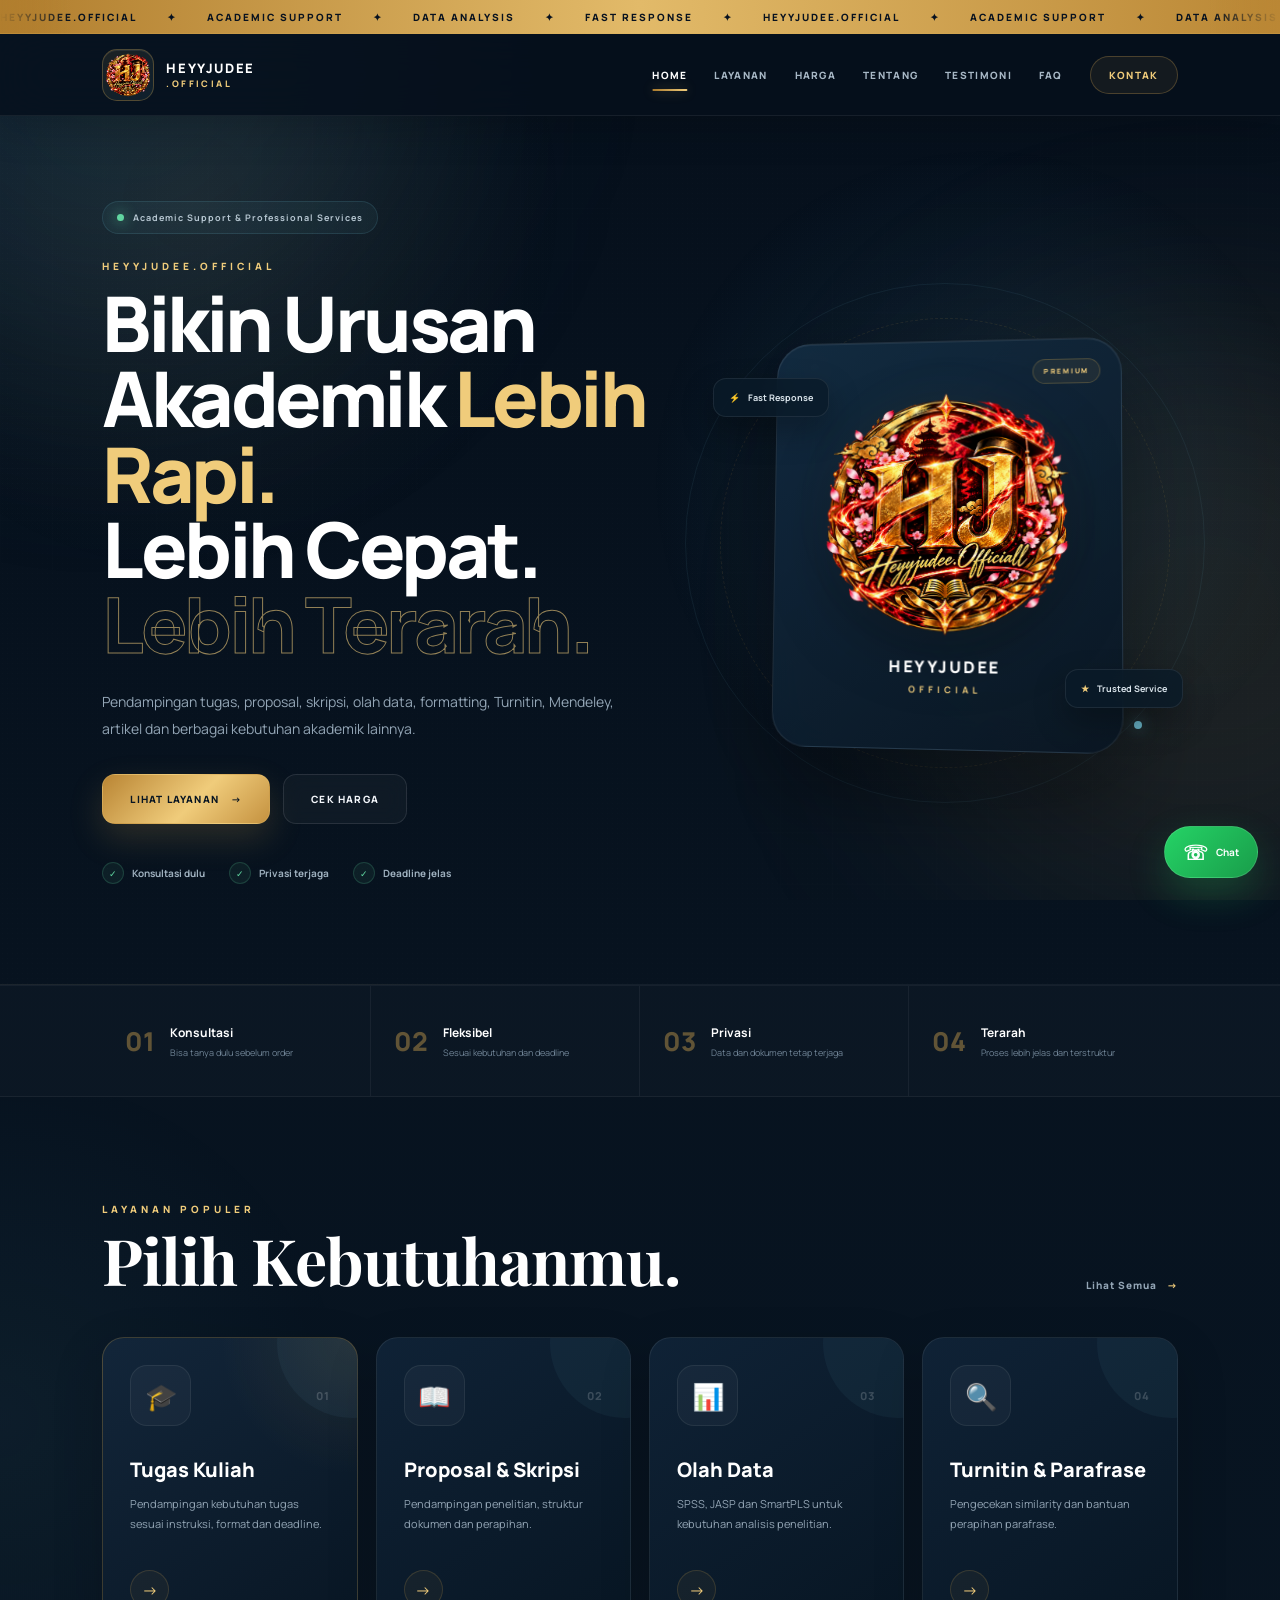
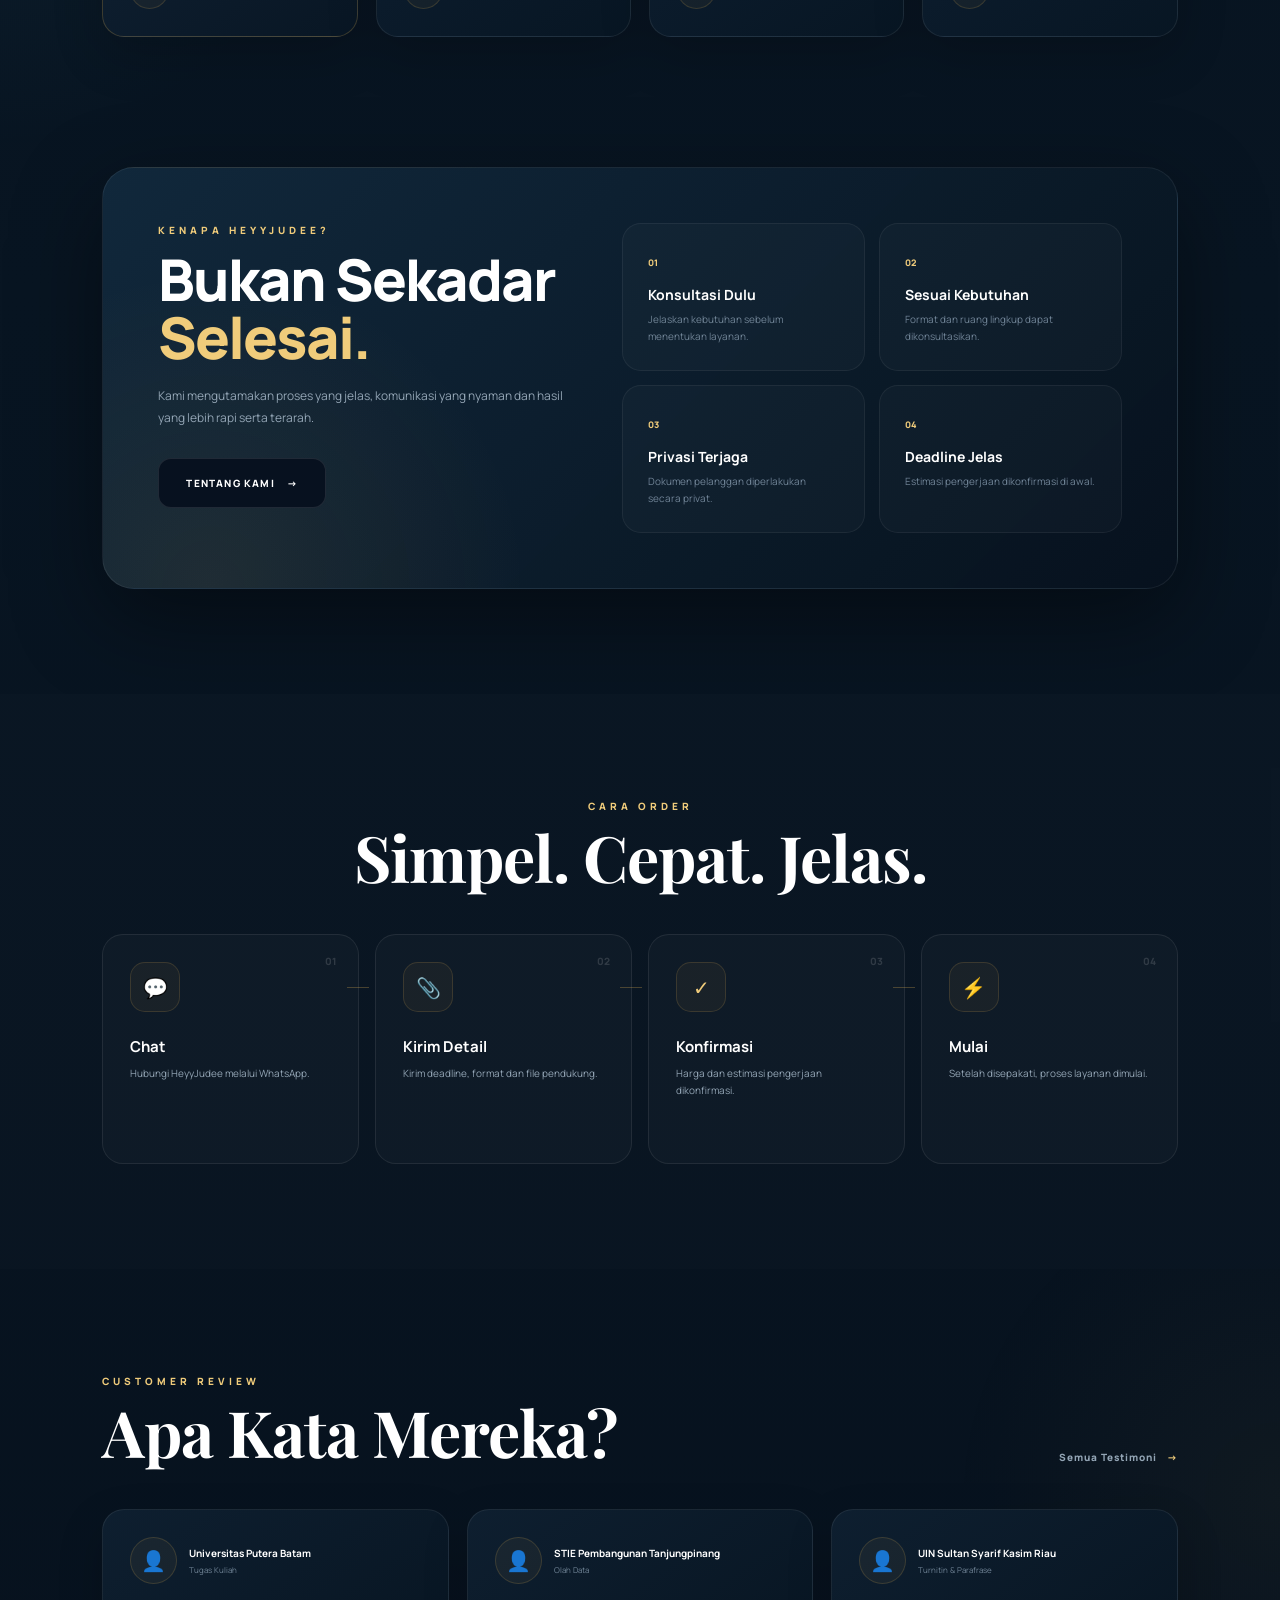
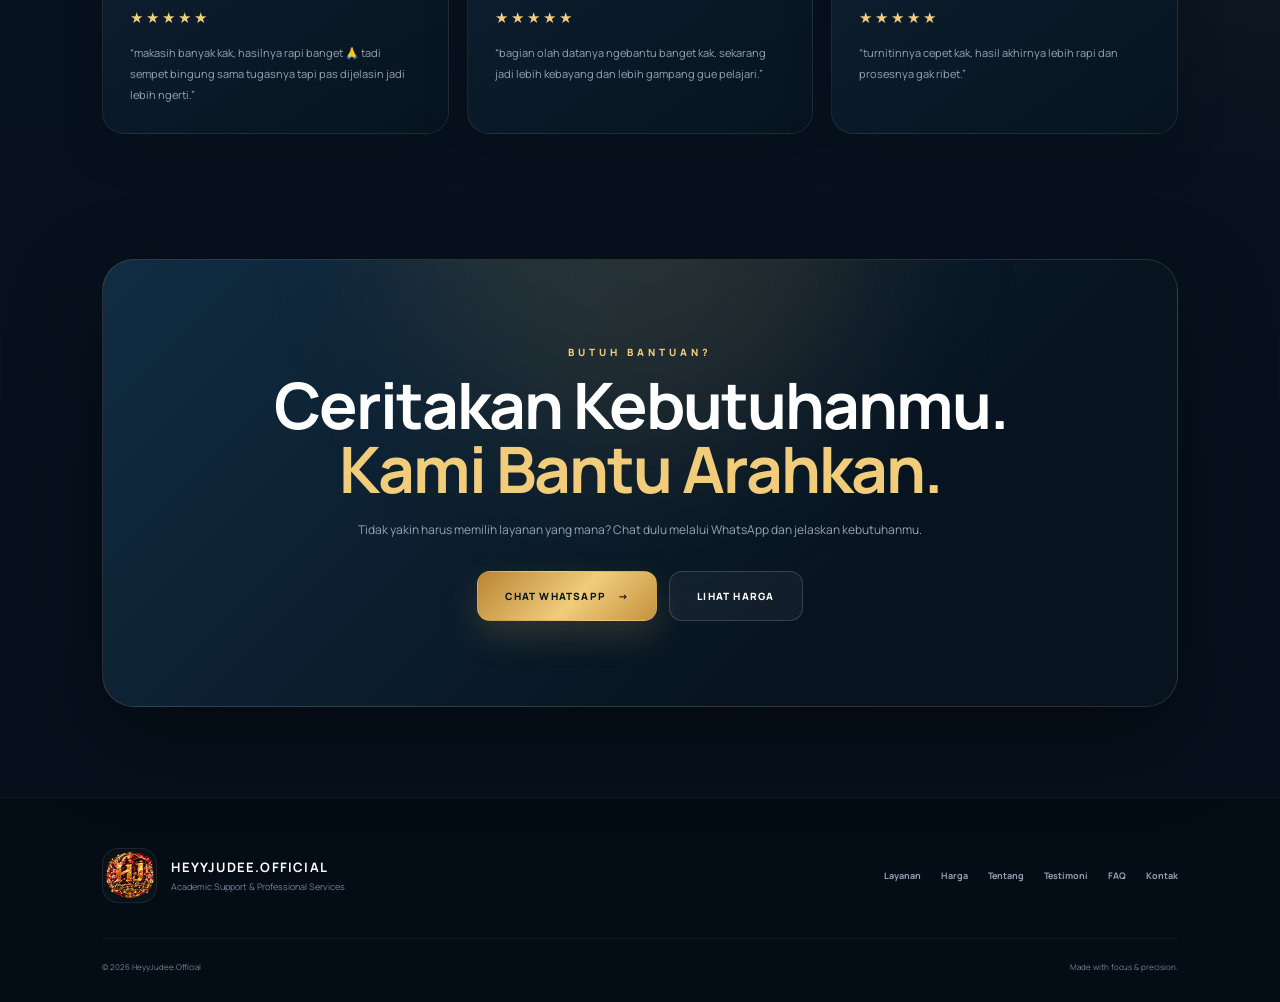
<file: index.html>
<!DOCTYPE html>
<html lang="id">

<head>
    <meta charset="UTF-8">

    <meta
        name="viewport"
        content="width=device-width, initial-scale=1.0"
    >

    <title>
        HeyyJudee Official | Pendampingan Akademik & Olah Data
    </title>

    <meta
        name="description"
        content="HeyyJudee Official menyediakan layanan pendampingan akademik, tugas kuliah, proposal, skripsi, olah data SPSS, SmartPLS, JASP, Turnitin, parafrase, Mendeley, dan konsultasi akademik."
    >

    <meta
        name="keywords"
        content="HeyyJudee Official, pendampingan akademik, olah data SPSS, SmartPLS, JASP, tugas kuliah, proposal, skripsi, Turnitin, parafrase, Mendeley"
    >

    <meta
        name="robots"
        content="index, follow"
    >

    <meta
        name="author"
        content="HeyyJudee Official"
    >

    <meta
        name="theme-color"
        content="#07111f"
    >


    <!-- CANONICAL -->

    <link
        rel="canonical"
        href="https://dimpangestusr10-commits.github.io/heyyjudee-website/"
    >


    <!-- OPEN GRAPH -->

    <meta
        property="og:type"
        content="website"
    >

    <meta
        property="og:title"
        content="HeyyJudee Official | Pendampingan Akademik & Olah Data"
    >

    <meta
        property="og:description"
        content="Pendampingan akademik, tugas kuliah, proposal, skripsi, olah data, Turnitin, parafrase, Mendeley, dan kebutuhan akademik lainnya."
    >

    <meta
        property="og:url"
        content="https://dimpangestusr10-commits.github.io/heyyjudee-website/"
    >

    <meta
        property="og:image"
        content="https://dimpangestusr10-commits.github.io/heyyjudee-website/images/logo.png"
    >

    <meta
        property="og:locale"
        content="id_ID"
    >

    <meta
        property="og:site_name"
        content="HeyyJudee Official"
    >


    <!-- TWITTER / SOCIAL SHARE -->

    <meta
        name="twitter:card"
        content="summary_large_image"
    >

    <meta
        name="twitter:title"
        content="HeyyJudee Official | Pendampingan Akademik & Olah Data"
    >

    <meta
        name="twitter:description"
        content="Pendampingan akademik, olah data, Turnitin, parafrase, Mendeley, dan kebutuhan mahasiswa."
    >

    <meta
        name="twitter:image"
        content="https://dimpangestusr10-commits.github.io/heyyjudee-website/images/logo.png"
    >


    <!-- GOOGLE FONTS -->

    <link
        rel="preconnect"
        href="https://fonts.googleapis.com"
    >

    <link
        rel="preconnect"
        href="https://fonts.gstatic.com"
        crossorigin
    >

    <link
        href="https://fonts.googleapis.com/css2?family=DM+Sans:wght@400;500;600;700&family=Manrope:wght@500;600;700;800&family=Playfair+Display:wght@600;700&display=swap"
        rel="stylesheet"
    >


    <!-- FAVICON -->

    <link
        rel="icon"
        type="image/png"
        href="images/logo.png"
    >

    <link
        rel="apple-touch-icon"
        href="images/logo.png"
    >


    <!-- CSS -->

    <link
        rel="stylesheet"
        href="style.css?v=4"
    >


    <!-- STRUCTURED DATA -->

    <script type="application/ld+json">
    {
        "@context": "https://schema.org",
        "@type": "Organization",
        "name": "HeyyJudee Official",
        "url": "https://dimpangestusr10-commits.github.io/heyyjudee-website/",
        "logo": "https://dimpangestusr10-commits.github.io/heyyjudee-website/images/logo.png",
        "description": "Layanan pendampingan akademik, tugas kuliah, proposal, skripsi, olah data, Turnitin, parafrase dan Mendeley.",
        "contactPoint": {
            "@type": "ContactPoint",
            "telephone": "+62-822-8712-8702",
            "contactType": "customer service",
            "availableLanguage": "Indonesian"
        }
    }
    </script>

</head>


<body>


<!-- =====================================================
     BACKGROUND EFFECTS
===================================================== -->

<div class="site-bg">

    <div class="site-glow site-glow-1"></div>
    <div class="site-glow site-glow-2"></div>
    <div class="site-grid"></div>

</div>



<!-- =====================================================
     TOP RUNNING BRAND
===================================================== -->

<div class="top-marquee">

    <div class="top-marquee-track">

        <span>
            HEYYJUDEE.OFFICIAL
        </span>

        <span class="marquee-dot">
            ✦
        </span>

        <span>
            ACADEMIC SUPPORT
        </span>

        <span class="marquee-dot">
            ✦
        </span>

        <span>
            DATA ANALYSIS
        </span>

        <span class="marquee-dot">
            ✦
        </span>

        <span>
            FAST RESPONSE
        </span>

        <span class="marquee-dot">
            ✦
        </span>


        <!-- DUPLICATE FOR LOOP -->

        <span>
            HEYYJUDEE.OFFICIAL
        </span>

        <span class="marquee-dot">
            ✦
        </span>

        <span>
            ACADEMIC SUPPORT
        </span>

        <span class="marquee-dot">
            ✦
        </span>

        <span>
            DATA ANALYSIS
        </span>

        <span class="marquee-dot">
            ✦
        </span>

        <span>
            FAST RESPONSE
        </span>

        <span class="marquee-dot">
            ✦
        </span>

    </div>

</div>



<!-- =====================================================
     NAVBAR
===================================================== -->

<header class="navbar">

    <a
        href="index.html"
        class="navbar-brand"
        aria-label="HeyyJudee Official Home"
    >

        <div class="navbar-brand-mark">

            <img
                src="images/logo.png"
                alt="HeyyJudee Official"
            >

        </div>


        <div class="navbar-brand-text">

            <strong>
                HEYYJUDEE
            </strong>

            <span>
                .OFFICIAL
            </span>

        </div>

    </a>


    <button
        class="menu-toggle"
        id="menuToggle"
        aria-label="Buka menu"
        aria-expanded="false"
    >

        <span></span>
        <span></span>
        <span></span>

    </button>


    <nav id="mainNav">

        <a href="index.html">
            HOME
        </a>

        <a href="layanan.html">
            LAYANAN
        </a>

        <a href="harga.html">
            HARGA
        </a>

        <a href="tentang.html">
            TENTANG
        </a>

        <a href="testimoni.html">
            TESTIMONI
        </a>

        <a href="faq.html">
            FAQ
        </a>

        <a
            href="kontak.html"
            class="nav-contact"
        >
            KONTAK
        </a>

    </nav>

</header>



<main>


<!-- =====================================================
     HERO
===================================================== -->

<section class="premium-hero">

    <div class="hero-noise"></div>


    <div class="premium-hero-content">


        <div class="hero-badge">

            <span class="hero-badge-dot"></span>

            Academic Support & Professional Services

        </div>


        <p class="premium-eyebrow">
            HEYYJUDEE.OFFICIAL
        </p>


        <h1>

            Bikin Urusan Akademik
            <span>Lebih Rapi.</span>

            <br>

            Lebih Cepat.

            <span class="hero-outline">
                Lebih Terarah.
            </span>

        </h1>


        <p class="premium-hero-description">

            Pendampingan tugas, proposal, skripsi,
            olah data, formatting, Turnitin,
            Mendeley, artikel dan berbagai
            kebutuhan akademik lainnya.

        </p>


        <div class="premium-hero-actions">

            <a
                href="layanan.html"
                class="premium-btn premium-btn-primary"
            >

                <span>
                    LIHAT LAYANAN
                </span>

                <b>
                    →
                </b>

            </a>


            <a
                href="harga.html"
                class="premium-btn premium-btn-outline"
            >

                CEK HARGA

            </a>

        </div>


        <div class="hero-mini-info">

            <div>

                <span class="mini-icon">
                    ✓
                </span>

                <p>
                    Konsultasi dulu
                </p>

            </div>


            <div>

                <span class="mini-icon">
                    ✓
                </span>

                <p>
                    Privasi terjaga
                </p>

            </div>


            <div>

                <span class="mini-icon">
                    ✓
                </span>

                <p>
                    Deadline jelas
                </p>

            </div>

        </div>

    </div>



    <!-- HERO VISUAL -->

    <div class="premium-hero-visual">


        <div class="hero-orbit hero-orbit-1"></div>

        <div class="hero-orbit hero-orbit-2"></div>


        <div class="hero-logo-card">


            <div class="hero-logo-light"></div>


            <div class="hero-logo-badge">

                <span>
                    PREMIUM
                </span>

            </div>


            <img
                src="images/logo.png"
                alt="HeyyJudee Official Logo"
            >


            <div class="hero-logo-info">

                <p>
                    HEYYJUDEE
                </p>

                <span>
                    OFFICIAL
                </span>

            </div>


        </div>



        <div class="floating-chip floating-chip-top">

            <span>
                ⚡
            </span>

            Fast Response

        </div>


        <div class="floating-chip floating-chip-bottom">

            <span>
                ★
            </span>

            Trusted Service

        </div>


    </div>


</section>



<!-- =====================================================
     TRUST STRIP
===================================================== -->

<section class="trust-strip">

    <div class="trust-strip-item">

        <strong>
            01
        </strong>

        <div>

            <h3>
                Konsultasi
            </h3>

            <p>
                Bisa tanya dulu sebelum order
            </p>

        </div>

    </div>


    <div class="trust-strip-item">

        <strong>
            02
        </strong>

        <div>

            <h3>
                Fleksibel
            </h3>

            <p>
                Sesuai kebutuhan dan deadline
            </p>

        </div>

    </div>


    <div class="trust-strip-item">

        <strong>
            03
        </strong>

        <div>

            <h3>
                Privasi
            </h3>

            <p>
                Data dan dokumen tetap terjaga
            </p>

        </div>

    </div>


    <div class="trust-strip-item">

        <strong>
            04
        </strong>

        <div>

            <h3>
                Terarah
            </h3>

            <p>
                Proses lebih jelas dan terstruktur
            </p>

        </div>

    </div>

</section>



<!-- =====================================================
     SERVICES PREVIEW
===================================================== -->

<section class="premium-section services-showcase">


    <div class="premium-section-header">


        <div>

            <p class="premium-label">
                LAYANAN POPULER
            </p>


            <h2>
                Pilih Kebutuhanmu.
            </h2>

        </div>


        <a
            href="layanan.html"
            class="section-link"
        >

            Lihat Semua

            <span>
                →
            </span>

        </a>

    </div>



    <div class="premium-service-grid">


        <a
            href="layanan.html"
            class="premium-service-card premium-service-featured"
        >


            <div class="service-card-top">

                <div class="premium-service-icon">
                    🎓
                </div>


                <span class="service-number">
                    01
                </span>

            </div>


            <h3>
                Tugas Kuliah
            </h3>


            <p>
                Pendampingan kebutuhan tugas sesuai
                instruksi, format dan deadline.
            </p>


            <div class="service-arrow">
                →
            </div>

        </a>



        <a
            href="layanan.html"
            class="premium-service-card"
        >


            <div class="service-card-top">

                <div class="premium-service-icon">
                    📖
                </div>


                <span class="service-number">
                    02
                </span>

            </div>


            <h3>
                Proposal & Skripsi
            </h3>


            <p>
                Pendampingan penelitian,
                struktur dokumen dan perapihan.
            </p>


            <div class="service-arrow">
                →
            </div>

        </a>



        <a
            href="layanan.html"
            class="premium-service-card"
        >


            <div class="service-card-top">

                <div class="premium-service-icon">
                    📊
                </div>


                <span class="service-number">
                    03
                </span>

            </div>


            <h3>
                Olah Data
            </h3>


            <p>
                SPSS, JASP dan SmartPLS untuk
                kebutuhan analisis penelitian.
            </p>


            <div class="service-arrow">
                →
            </div>

        </a>



        <a
            href="layanan.html"
            class="premium-service-card"
        >


            <div class="service-card-top">

                <div class="premium-service-icon">
                    🔍
                </div>


                <span class="service-number">
                    04
                </span>

            </div>


            <h3>
                Turnitin & Parafrase
            </h3>


            <p>
                Pengecekan similarity dan
                bantuan perapihan parafrase.
            </p>


            <div class="service-arrow">
                →
            </div>

        </a>


    </div>


</section>



<!-- =====================================================
     ABOUT EXPERIENCE
===================================================== -->

<section class="premium-section experience-highlight">


    <div class="experience-highlight-card">


        <div class="experience-highlight-copy">

            <p class="premium-label">
                KENAPA HEYYJUDEE?
            </p>


            <h2>
                Bukan Sekadar
                <span>
                    Selesai.
                </span>
            </h2>


            <p>

                Kami mengutamakan proses yang jelas,
                komunikasi yang nyaman dan hasil
                yang lebih rapi serta terarah.

            </p>


            <a
                href="tentang.html"
                class="premium-btn premium-btn-dark"
            >

                TENTANG KAMI

                <span>
                    →
                </span>

            </a>

        </div>



        <div class="experience-highlight-grid">


            <article>

                <span>
                    01
                </span>

                <h3>
                    Konsultasi Dulu
                </h3>

                <p>
                    Jelaskan kebutuhan sebelum menentukan layanan.
                </p>

            </article>


            <article>

                <span>
                    02
                </span>

                <h3>
                    Sesuai Kebutuhan
                </h3>

                <p>
                    Format dan ruang lingkup dapat dikonsultasikan.
                </p>

            </article>


            <article>

                <span>
                    03
                </span>

                <h3>
                    Privasi Terjaga
                </h3>

                <p>
                    Dokumen pelanggan diperlakukan secara privat.
                </p>

            </article>


            <article>

                <span>
                    04
                </span>

                <h3>
                    Deadline Jelas
                </h3>

                <p>
                    Estimasi pengerjaan dikonfirmasi di awal.
                </p>

            </article>


        </div>


    </div>


</section>



<!-- =====================================================
     HOW IT WORKS
===================================================== -->

<section class="premium-section process-section">


    <div class="premium-section-header process-title">


        <div>

            <p class="premium-label">
                CARA ORDER
            </p>


            <h2>
                Simpel. Cepat. Jelas.
            </h2>

        </div>


    </div>



    <div class="process-grid">


        <article class="process-card">

            <span class="process-number">
                01
            </span>


            <div class="process-icon">
                💬
            </div>


            <h3>
                Chat
            </h3>


            <p>
                Hubungi HeyyJudee melalui WhatsApp.
            </p>


        </article>



        <article class="process-card">

            <span class="process-number">
                02
            </span>


            <div class="process-icon">
                📎
            </div>


            <h3>
                Kirim Detail
            </h3>


            <p>
                Kirim deadline, format dan file pendukung.
            </p>


        </article>



        <article class="process-card">

            <span class="process-number">
                03
            </span>


            <div class="process-icon">
                ✓
            </div>


            <h3>
                Konfirmasi
            </h3>


            <p>
                Harga dan estimasi pengerjaan dikonfirmasi.
            </p>


        </article>



        <article class="process-card">

            <span class="process-number">
                04
            </span>


            <div class="process-icon">
                ⚡
            </div>


            <h3>
                Mulai
            </h3>


            <p>
                Setelah disepakati, proses layanan dimulai.
            </p>


        </article>


    </div>


</section>



<!-- =====================================================
     TESTIMONI PREVIEW
===================================================== -->

<section class="premium-section premium-testimonials">


    <div class="premium-section-header">


        <div>

            <p class="premium-label">
                CUSTOMER REVIEW
            </p>


            <h2>
                Apa Kata Mereka?
            </h2>

        </div>


        <a
            href="testimoni.html"
            class="section-link"
        >

            Semua Testimoni

            <span>
                →
            </span>

        </a>

    </div>



    <div class="premium-testimonial-grid">


        <article class="premium-testimonial-card">


            <div class="testimonial-card-head">


                <div class="testimonial-profile">
                    👤
                </div>


                <div>

                    <strong>
                        Universitas Putera Batam
                    </strong>


                    <span>
                        Tugas Kuliah
                    </span>

                </div>


            </div>


            <div class="testimonial-rating">
                ★★★★★
            </div>


            <p>

                “makasih banyak kak, hasilnya rapi banget 🙏
                tadi sempet bingung sama tugasnya
                tapi pas dijelasin jadi lebih ngerti.”

            </p>


        </article>



        <article class="premium-testimonial-card">


            <div class="testimonial-card-head">


                <div class="testimonial-profile">
                    👤
                </div>


                <div>

                    <strong>
                        STIE Pembangunan Tanjungpinang
                    </strong>


                    <span>
                        Olah Data
                    </span>

                </div>


            </div>


            <div class="testimonial-rating">
                ★★★★★
            </div>


            <p>

                “bagian olah datanya ngebantu banget kak.
                sekarang jadi lebih kebayang
                dan lebih gampang gue pelajari.”

            </p>


        </article>



        <article class="premium-testimonial-card">


            <div class="testimonial-card-head">


                <div class="testimonial-profile">
                    👤
                </div>


                <div>

                    <strong>
                        UIN Sultan Syarif Kasim Riau
                    </strong>


                    <span>
                        Turnitin & Parafrase
                    </span>

                </div>


            </div>


            <div class="testimonial-rating">
                ★★★★★
            </div>


            <p>

                “turnitinnya cepet kak,
                hasil akhirnya lebih rapi
                dan prosesnya gak ribet.”

            </p>


        </article>


    </div>


</section>



<!-- =====================================================
     CTA
===================================================== -->

<section class="premium-cta">


    <div class="premium-cta-glow"></div>


    <div class="premium-cta-content">


        <p class="premium-label">
            BUTUH BANTUAN?
        </p>


        <h2>
            Ceritakan Kebutuhanmu.
            <span>
                Kami Bantu Arahkan.
            </span>
        </h2>


        <p>

            Tidak yakin harus memilih layanan yang mana?
            Chat dulu melalui WhatsApp dan jelaskan
            kebutuhanmu.

        </p>


        <div class="premium-cta-actions">


            <a
                href="https://wa.me/6282287128702?text=Halo%20HeyyJudee.Official,%20saya%20ingin%20konsultasi%20mengenai%20layanan."
                target="_blank"
                rel="noopener noreferrer"
                class="premium-btn premium-btn-primary"
            >

                CHAT WHATSAPP

                <span>
                    →
                </span>

            </a>


            <a
                href="harga.html"
                class="premium-btn premium-btn-outline-light"
            >

                LIHAT HARGA

            </a>


        </div>


    </div>


</section>


</main>



<!-- =====================================================
     FOOTER
===================================================== -->

<footer class="premium-footer">


    <div class="premium-footer-main">


        <div class="footer-brand">


            <div class="footer-brand-logo">

                <img
                    src="images/logo.png"
                    alt="HeyyJudee Official"
                >

            </div>


            <div>

                <h3>
                    HEYYJUDEE.OFFICIAL
                </h3>


                <p>
                    Academic Support &
                    Professional Services
                </p>

            </div>


        </div>



        <div class="footer-links">


            <a href="layanan.html">
                Layanan
            </a>


            <a href="harga.html">
                Harga
            </a>


            <a href="tentang.html">
                Tentang
            </a>


            <a href="testimoni.html">
                Testimoni
            </a>


            <a href="faq.html">
                FAQ
            </a>


            <a href="kontak.html">
                Kontak
            </a>


        </div>


    </div>



    <div class="premium-footer-bottom">


        <p>
            © 2026 HeyyJudee.Official
        </p>


        <span>
            Made with focus & precision.
        </span>


    </div>


</footer>



<!-- =====================================================
     FLOATING WHATSAPP
===================================================== -->

<a
    href="https://wa.me/6282287128702?text=Halo%20HeyyJudee.Official,%20saya%20ingin%20bertanya."
    target="_blank"
    rel="noopener noreferrer"
    class="floating-wa"
    aria-label="Chat WhatsApp"
>

    <span>
        ☏
    </span>

    <strong>
        Chat
    </strong>

</a>



<script src="script.js?v=3"></script>


</body>

</html>
</file>
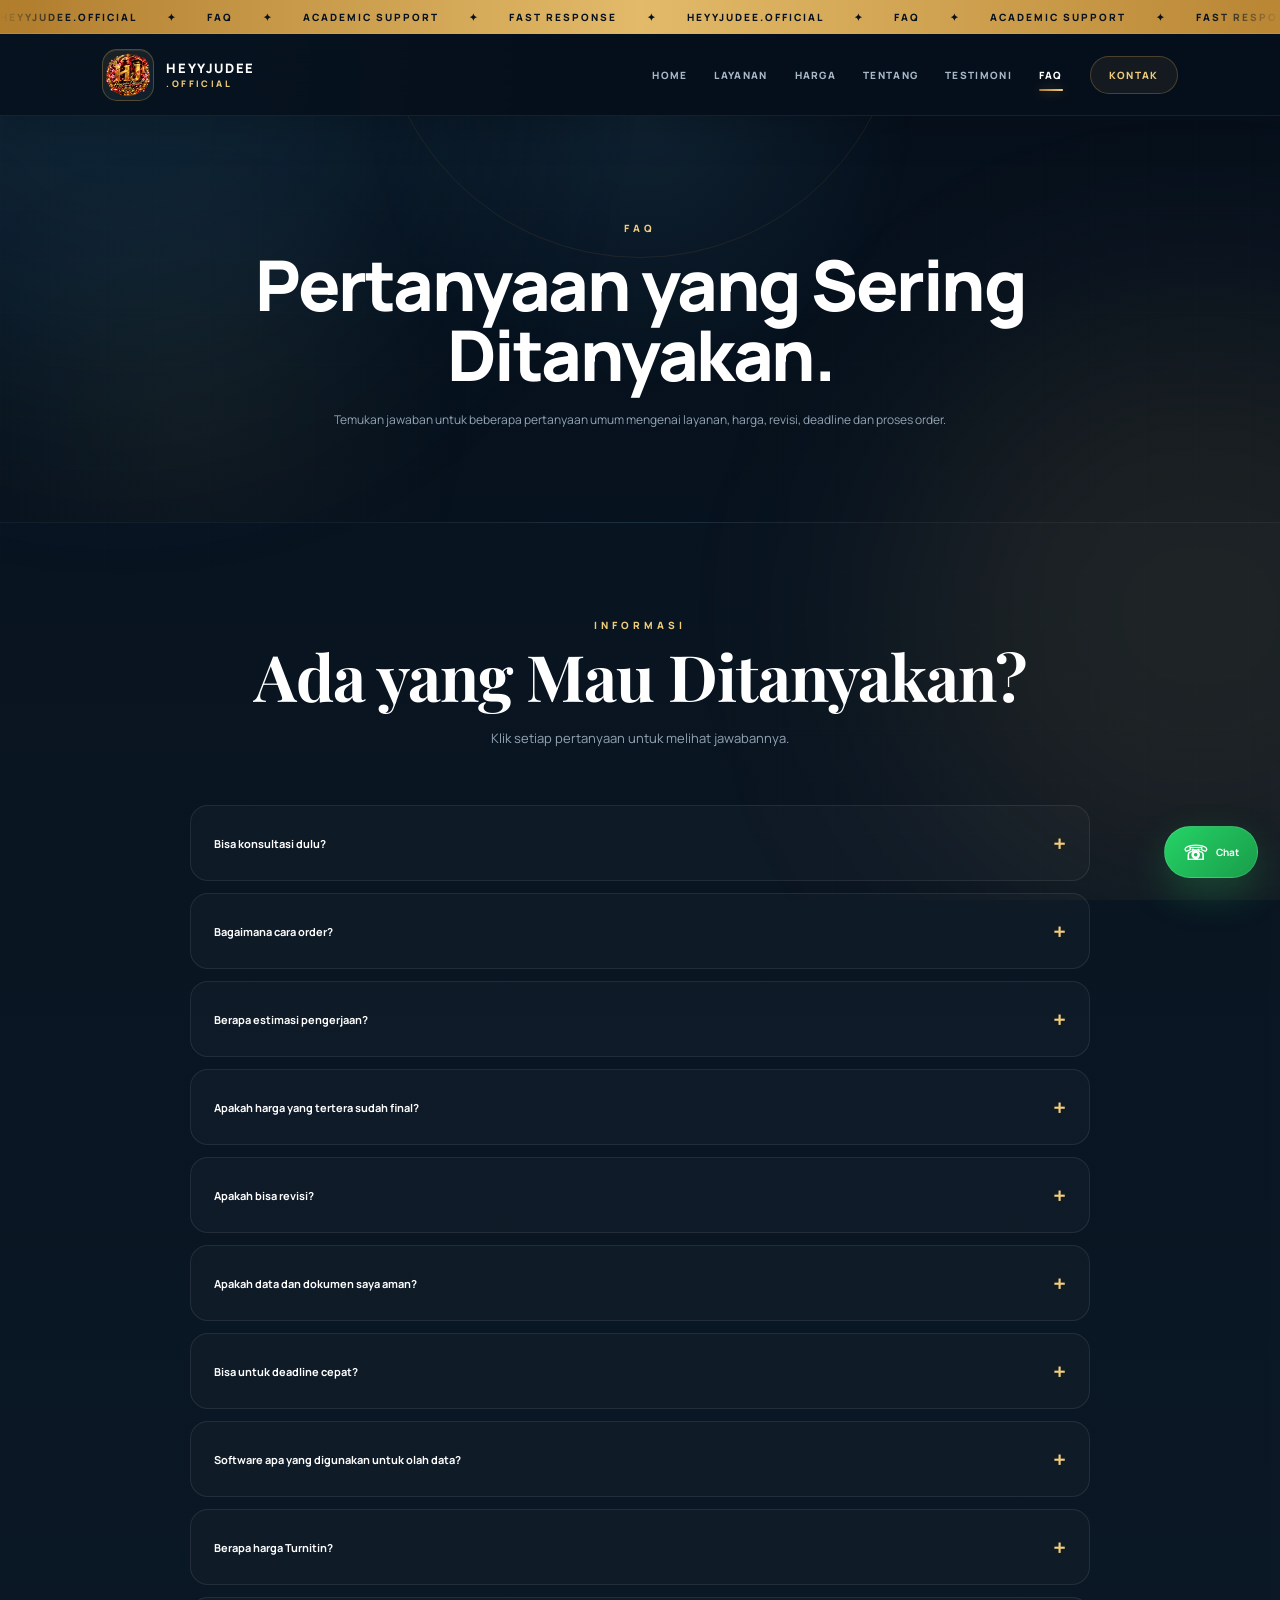
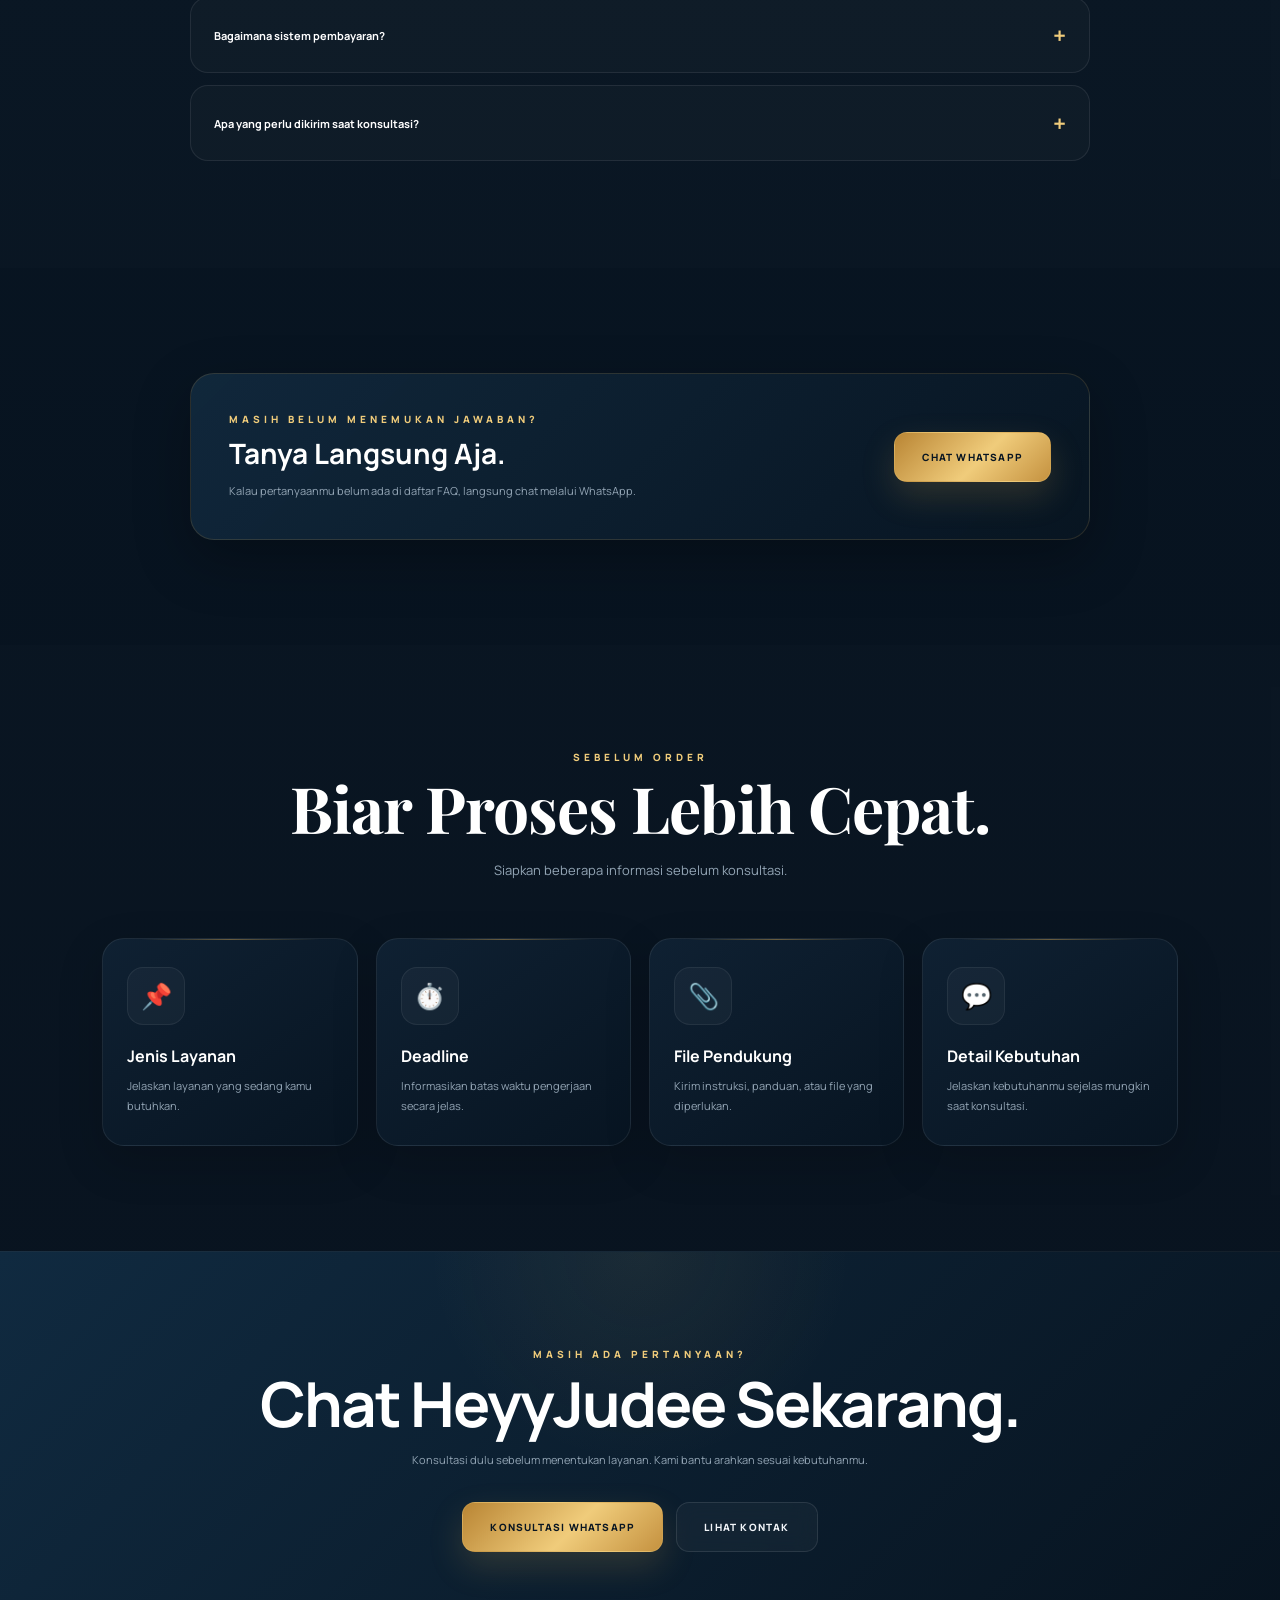
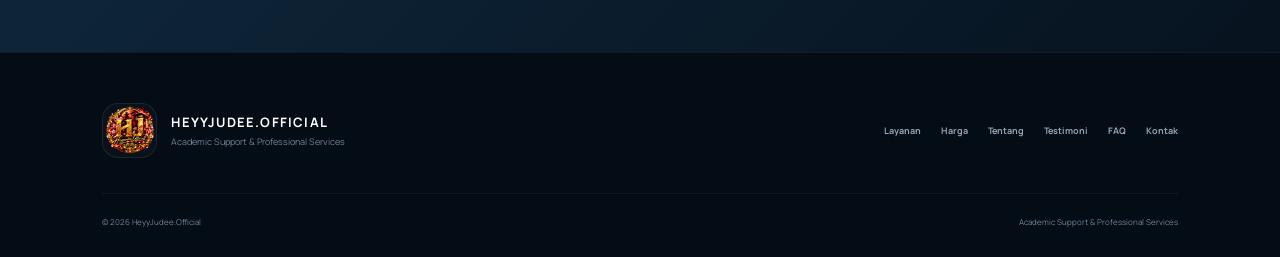
<file: faq.html>
<!DOCTYPE html>
<html lang="id">

<head>

    <meta charset="UTF-8">

    <meta
        name="viewport"
        content="width=device-width, initial-scale=1.0"
    >

    <title>
        FAQ | HeyyJudee Official
    </title>

    <meta
        name="description"
        content="Pertanyaan yang sering diajukan mengenai layanan, harga, revisi, pembayaran, deadline, privasi, Turnitin, software olah data, dan konsultasi HeyyJudee Official."
    >

    <meta
        name="robots"
        content="index, follow"
    >

    <meta
        name="author"
        content="HeyyJudee Official"
    >

    <meta
        name="theme-color"
        content="#06101c"
    >

    <link
        rel="canonical"
        href="https://dimpangestusr10-commits.github.io/heyyjudee-website/faq.html"
    >


    <!-- OPEN GRAPH -->

    <meta
        property="og:type"
        content="website"
    >

    <meta
        property="og:title"
        content="FAQ | HeyyJudee Official"
    >

    <meta
        property="og:description"
        content="Jawaban untuk pertanyaan umum mengenai layanan HeyyJudee Official."
    >

    <meta
        property="og:url"
        content="https://dimpangestusr10-commits.github.io/heyyjudee-website/faq.html"
    >

    <meta
        property="og:image"
        content="https://dimpangestusr10-commits.github.io/heyyjudee-website/images/logo.png"
    >

    <meta
        property="og:locale"
        content="id_ID"
    >

    <meta
        property="og:site_name"
        content="HeyyJudee Official"
    >


    <!-- FONTS -->

    <link
        rel="preconnect"
        href="https://fonts.googleapis.com"
    >

    <link
        rel="preconnect"
        href="https://fonts.gstatic.com"
        crossorigin
    >

    <link
        href="https://fonts.googleapis.com/css2?family=DM+Sans:wght@400;500;600;700&family=Manrope:wght@500;600;700;800&family=Playfair+Display:wght@600;700&display=swap"
        rel="stylesheet"
    >


    <!-- FAVICON -->

    <link
        rel="icon"
        type="image/png"
        href="images/logo.png"
    >

    <link
        rel="apple-touch-icon"
        href="images/logo.png"
    >


    <!-- CSS -->

    <link
        rel="stylesheet"
        href="style.css?v=4"
    >

</head>


<body>


<!-- =====================================================
     BACKGROUND
===================================================== -->

<div class="site-bg">

    <div class="site-glow site-glow-1"></div>

    <div class="site-glow site-glow-2"></div>

    <div class="site-grid"></div>

</div>



<!-- =====================================================
     TOP MARQUEE
===================================================== -->

<div class="top-marquee">

    <div class="top-marquee-track">

        <span>
            HEYYJUDEE.OFFICIAL
        </span>

        <span class="marquee-dot">
            ✦
        </span>

        <span>
            FAQ
        </span>

        <span class="marquee-dot">
            ✦
        </span>

        <span>
            ACADEMIC SUPPORT
        </span>

        <span class="marquee-dot">
            ✦
        </span>

        <span>
            FAST RESPONSE
        </span>

        <span class="marquee-dot">
            ✦
        </span>


        <!-- DUPLICATE -->

        <span>
            HEYYJUDEE.OFFICIAL
        </span>

        <span class="marquee-dot">
            ✦
        </span>

        <span>
            FAQ
        </span>

        <span class="marquee-dot">
            ✦
        </span>

        <span>
            ACADEMIC SUPPORT
        </span>

        <span class="marquee-dot">
            ✦
        </span>

        <span>
            FAST RESPONSE
        </span>

        <span class="marquee-dot">
            ✦
        </span>

    </div>

</div>



<!-- =====================================================
     NAVBAR
===================================================== -->

<header class="navbar">


    <a
        href="index.html"
        class="navbar-brand"
        aria-label="HeyyJudee Official Home"
    >

        <div class="navbar-brand-mark">

            <img
                src="images/logo.png"
                alt="HeyyJudee Official"
            >

        </div>


        <div class="navbar-brand-text">

            <strong>
                HEYYJUDEE
            </strong>

            <span>
                .OFFICIAL
            </span>

        </div>

    </a>



    <button
        class="menu-toggle"
        id="menuToggle"
        aria-label="Buka menu"
        aria-expanded="false"
    >

        <span></span>
        <span></span>
        <span></span>

    </button>



    <nav id="mainNav">

        <a href="index.html">
            HOME
        </a>

        <a href="layanan.html">
            LAYANAN
        </a>

        <a href="harga.html">
            HARGA
        </a>

        <a href="tentang.html">
            TENTANG
        </a>

        <a href="testimoni.html">
            TESTIMONI
        </a>

        <a
            href="faq.html"
            aria-current="page"
        >
            FAQ
        </a>

        <a
            href="kontak.html"
            class="nav-contact"
        >
            KONTAK
        </a>

    </nav>


</header>



<main>


<!-- =====================================================
     PAGE HERO
===================================================== -->

<section class="page-hero">

    <p class="eyebrow">
        FAQ
    </p>

    <h1>
        Pertanyaan yang Sering Ditanyakan.
    </h1>

    <p>

        Temukan jawaban untuk
        beberapa pertanyaan umum
        mengenai layanan,
        harga, revisi,
        deadline dan proses order.

    </p>

</section>



<!-- =====================================================
     FAQ LIST
===================================================== -->

<section class="faq-section">


    <div class="section-header">

        <p class="eyebrow">
            INFORMASI
        </p>

        <h2>
            Ada yang Mau Ditanyakan?
        </h2>

        <p>

            Klik setiap pertanyaan
            untuk melihat jawabannya.

        </p>

    </div>



    <div class="faq-container">


        <!-- FAQ 01 -->

        <article class="faq-item">

            <button
                class="faq-question"
                type="button"
            >

                <span>
                    Bisa konsultasi dulu?
                </span>

                <strong>
                    +
                </strong>

            </button>


            <div class="faq-answer">

                <p>

                    Bisa. Kamu boleh konsultasi terlebih dahulu
                    mengenai kebutuhan, deadline,
                    jenis layanan, dan estimasi harga
                    sebelum menentukan apakah ingin order.

                </p>

            </div>

        </article>



        <!-- FAQ 02 -->

        <article class="faq-item">

            <button
                class="faq-question"
                type="button"
            >

                <span>
                    Bagaimana cara order?
                </span>

                <strong>
                    +
                </strong>

            </button>


            <div class="faq-answer">

                <p>

                    Hubungi HeyyJudee.Official melalui WhatsApp,
                    jelaskan layanan yang dibutuhkan,
                    kirim detail pekerjaan,
                    deadline, serta file pendukung jika ada.

                    Setelah kebutuhan dikonfirmasi,
                    harga dan estimasi pengerjaan
                    akan diinformasikan.

                </p>

            </div>

        </article>



        <!-- FAQ 03 -->

        <article class="faq-item">

            <button
                class="faq-question"
                type="button"
            >

                <span>
                    Berapa estimasi pengerjaan?
                </span>

                <strong>
                    +
                </strong>

            </button>


            <div class="faq-answer">

                <p>

                    Estimasi pengerjaan berbeda-beda
                    tergantung jenis layanan,
                    tingkat kesulitan,
                    jumlah halaman atau file,
                    serta deadline yang diberikan.

                    Estimasi akan dikonfirmasi
                    sebelum proses dimulai.

                </p>

            </div>

        </article>



        <!-- FAQ 04 -->

        <article class="faq-item">

            <button
                class="faq-question"
                type="button"
            >

                <span>
                    Apakah harga yang tertera sudah final?
                </span>

                <strong>
                    +
                </strong>

            </button>


            <div class="faq-answer">

                <p>

                    Harga pada halaman HARGA
                    merupakan estimasi dasar.

                    Harga akhir dapat menyesuaikan
                    tingkat kesulitan,
                    jumlah halaman,
                    jumlah data,
                    deadline,
                    dan ruang lingkup pekerjaan.

                </p>

            </div>

        </article>



        <!-- FAQ 05 -->

        <article class="faq-item">

            <button
                class="faq-question"
                type="button"
            >

                <span>
                    Apakah bisa revisi?
                </span>

                <strong>
                    +
                </strong>

            </button>


            <div class="faq-answer">

                <p>

                    Revisi dapat dikonsultasikan
                    sesuai kebutuhan
                    dan ruang lingkup pekerjaan
                    yang telah disepakati sebelumnya.

                </p>

            </div>

        </article>



        <!-- FAQ 06 -->

        <article class="faq-item">

            <button
                class="faq-question"
                type="button"
            >

                <span>
                    Apakah data dan dokumen saya aman?
                </span>

                <strong>
                    +
                </strong>

            </button>


            <div class="faq-answer">

                <p>

                    Informasi pribadi,
                    file, data,
                    dan dokumen pelanggan
                    diperlakukan secara privat
                    dan hanya digunakan
                    untuk kebutuhan layanan terkait.

                </p>

            </div>

        </article>



        <!-- FAQ 07 -->

        <article class="faq-item">

            <button
                class="faq-question"
                type="button"
            >

                <span>
                    Bisa untuk deadline cepat?
                </span>

                <strong>
                    +
                </strong>

            </button>


            <div class="faq-answer">

                <p>

                    Bisa dikonsultasikan terlebih dahulu.

                    Ketersediaan pengerjaan
                    akan menyesuaikan jenis layanan,
                    tingkat kesulitan,
                    dan waktu yang tersedia.

                </p>

            </div>

        </article>



        <!-- FAQ 08 -->

        <article class="faq-item">

            <button
                class="faq-question"
                type="button"
            >

                <span>
                    Software apa yang digunakan untuk olah data?
                </span>

                <strong>
                    +
                </strong>

            </button>


            <div class="faq-answer">

                <p>

                    Untuk kebutuhan olah data,
                    tersedia pendampingan menggunakan
                    SPSS, JASP, dan SmartPLS.

                    Pilihan software menyesuaikan
                    kebutuhan metode dan penelitian.

                </p>

            </div>

        </article>



        <!-- FAQ 09 -->

        <article class="faq-item">

            <button
                class="faq-question"
                type="button"
            >

                <span>
                    Berapa harga Turnitin?
                </span>

                <strong>
                    +
                </strong>

            </button>


            <div class="faq-answer">

                <p>

                    Harga pengecekan Turnitin
                    adalah Rp10.000 per file.

                    Untuk kebutuhan tambahan
                    seperti parafrase,
                    dapat dikonsultasikan secara terpisah.

                </p>

            </div>

        </article>



        <!-- FAQ 10 -->

        <article class="faq-item">

            <button
                class="faq-question"
                type="button"
            >

                <span>
                    Bagaimana sistem pembayaran?
                </span>

                <strong>
                    +
                </strong>

            </button>


            <div class="faq-answer">

                <p>

                    Detail pembayaran
                    akan diinformasikan
                    melalui WhatsApp
                    setelah kebutuhan,
                    harga,
                    dan ruang lingkup layanan
                    telah dikonfirmasi.

                </p>

            </div>

        </article>



        <!-- FAQ 11 -->

        <article class="faq-item">

            <button
                class="faq-question"
                type="button"
            >

                <span>
                    Apa yang perlu dikirim saat konsultasi?
                </span>

                <strong>
                    +
                </strong>

            </button>


            <div class="faq-answer">

                <p>

                    Sebaiknya kirim jenis layanan,
                    deadline,
                    instruksi,
                    format yang digunakan,
                    serta file atau data pendukung
                    jika diperlukan.

                    Semakin lengkap informasi,
                    semakin mudah kebutuhanmu
                    dipahami dan dikonfirmasi.

                </p>

            </div>

        </article>


    </div>


</section>



<!-- =====================================================
     FAQ HELP CARD
===================================================== -->

<section class="section">


    <div class="faq-help-card">


        <div>

            <p class="eyebrow">
                MASIH BELUM MENEMUKAN JAWABAN?
            </p>


            <h2>
                Tanya Langsung Aja.
            </h2>


            <p>

                Kalau pertanyaanmu belum ada
                di daftar FAQ,
                langsung chat melalui WhatsApp.

            </p>

        </div>


        <a
            href="https://wa.me/6282287128702?text=Halo%20HeyyJudee.Official,%20saya%20ingin%20bertanya%20mengenai%20layanan."
            target="_blank"
            rel="noopener noreferrer"
            class="btn btn-primary"
        >
            CHAT WHATSAPP
        </a>


    </div>


</section>



<!-- =====================================================
     INFO CARDS
===================================================== -->

<section class="section why-section">


    <div class="section-header">

        <p class="eyebrow">
            SEBELUM ORDER
        </p>

        <h2>
            Biar Proses Lebih Cepat.
        </h2>

        <p>

            Siapkan beberapa informasi
            sebelum konsultasi.

        </p>

    </div>



    <div class="why-grid">


        <article>

            <div>
                📌
            </div>

            <h3>
                Jenis Layanan
            </h3>

            <p>

                Jelaskan layanan
                yang sedang kamu butuhkan.

            </p>

        </article>



        <article>

            <div>
                ⏱️
            </div>

            <h3>
                Deadline
            </h3>

            <p>

                Informasikan batas waktu
                pengerjaan secara jelas.

            </p>

        </article>



        <article>

            <div>
                📎
            </div>

            <h3>
                File Pendukung
            </h3>

            <p>

                Kirim instruksi,
                panduan,
                atau file yang diperlukan.

            </p>

        </article>



        <article>

            <div>
                💬
            </div>

            <h3>
                Detail Kebutuhan
            </h3>

            <p>

                Jelaskan kebutuhanmu
                sejelas mungkin
                saat konsultasi.

            </p>

        </article>


    </div>


</section>



<!-- =====================================================
     CTA
===================================================== -->

<section class="service-cta">


    <div>

        <p class="eyebrow">
            MASIH ADA PERTANYAAN?
        </p>


        <h2>
            Chat HeyyJudee Sekarang.
        </h2>


        <p>

            Konsultasi dulu
            sebelum menentukan layanan.

            Kami bantu arahkan
            sesuai kebutuhanmu.

        </p>


        <a
            href="https://wa.me/6282287128702?text=Halo%20HeyyJudee.Official,%20saya%20ingin%20konsultasi%20mengenai%20layanan."
            target="_blank"
            rel="noopener noreferrer"
            class="btn btn-primary"
        >
            KONSULTASI WHATSAPP
        </a>


        <a
            href="kontak.html"
            class="btn btn-secondary"
        >
            LIHAT KONTAK
        </a>


    </div>


</section>


</main>



<!-- =====================================================
     FOOTER
===================================================== -->

<footer class="premium-footer">


    <div class="premium-footer-main">


        <div class="footer-brand">


            <div class="footer-brand-logo">

                <img
                    src="images/logo.png"
                    alt="HeyyJudee Official"
                >

            </div>


            <div>

                <h3>
                    HEYYJUDEE.OFFICIAL
                </h3>

                <p>
                    Academic Support &
                    Professional Services
                </p>

            </div>


        </div>



        <div class="footer-links">

            <a href="layanan.html">
                Layanan
            </a>

            <a href="harga.html">
                Harga
            </a>

            <a href="tentang.html">
                Tentang
            </a>

            <a href="testimoni.html">
                Testimoni
            </a>

            <a href="faq.html">
                FAQ
            </a>

            <a href="kontak.html">
                Kontak
            </a>

        </div>


    </div>



    <div class="premium-footer-bottom">

        <p>
            © 2026 HeyyJudee.Official
        </p>

        <span>
            Academic Support & Professional Services
        </span>

    </div>


</footer>



<!-- =====================================================
     FLOATING WHATSAPP
===================================================== -->

<a
    href="https://wa.me/6282287128702?text=Halo%20HeyyJudee.Official,%20saya%20ingin%20bertanya."
    target="_blank"
    rel="noopener noreferrer"
    class="floating-wa"
    aria-label="Chat WhatsApp"
>

    <span>
        ☏
    </span>

    <strong>
        Chat
    </strong>

</a>



<script src="script.js?v=3"></script>


</body>

</html>
</file>
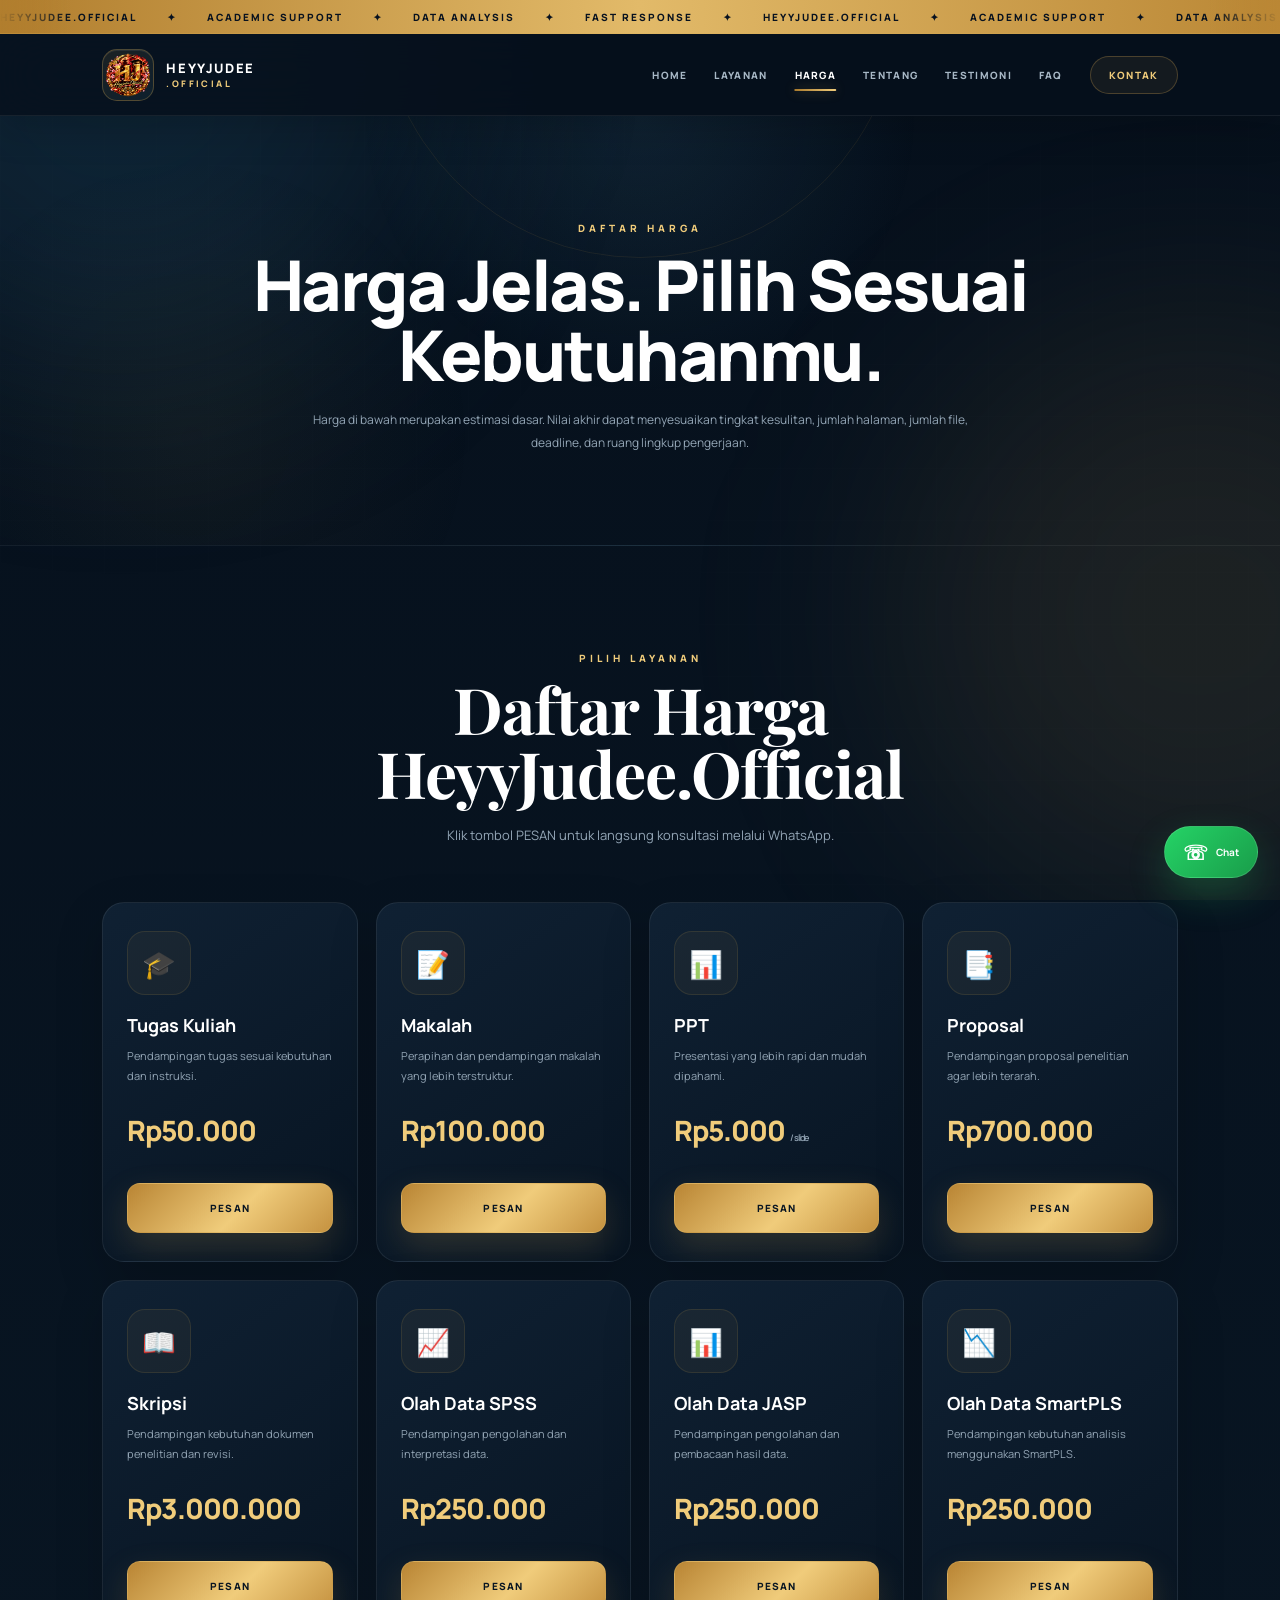
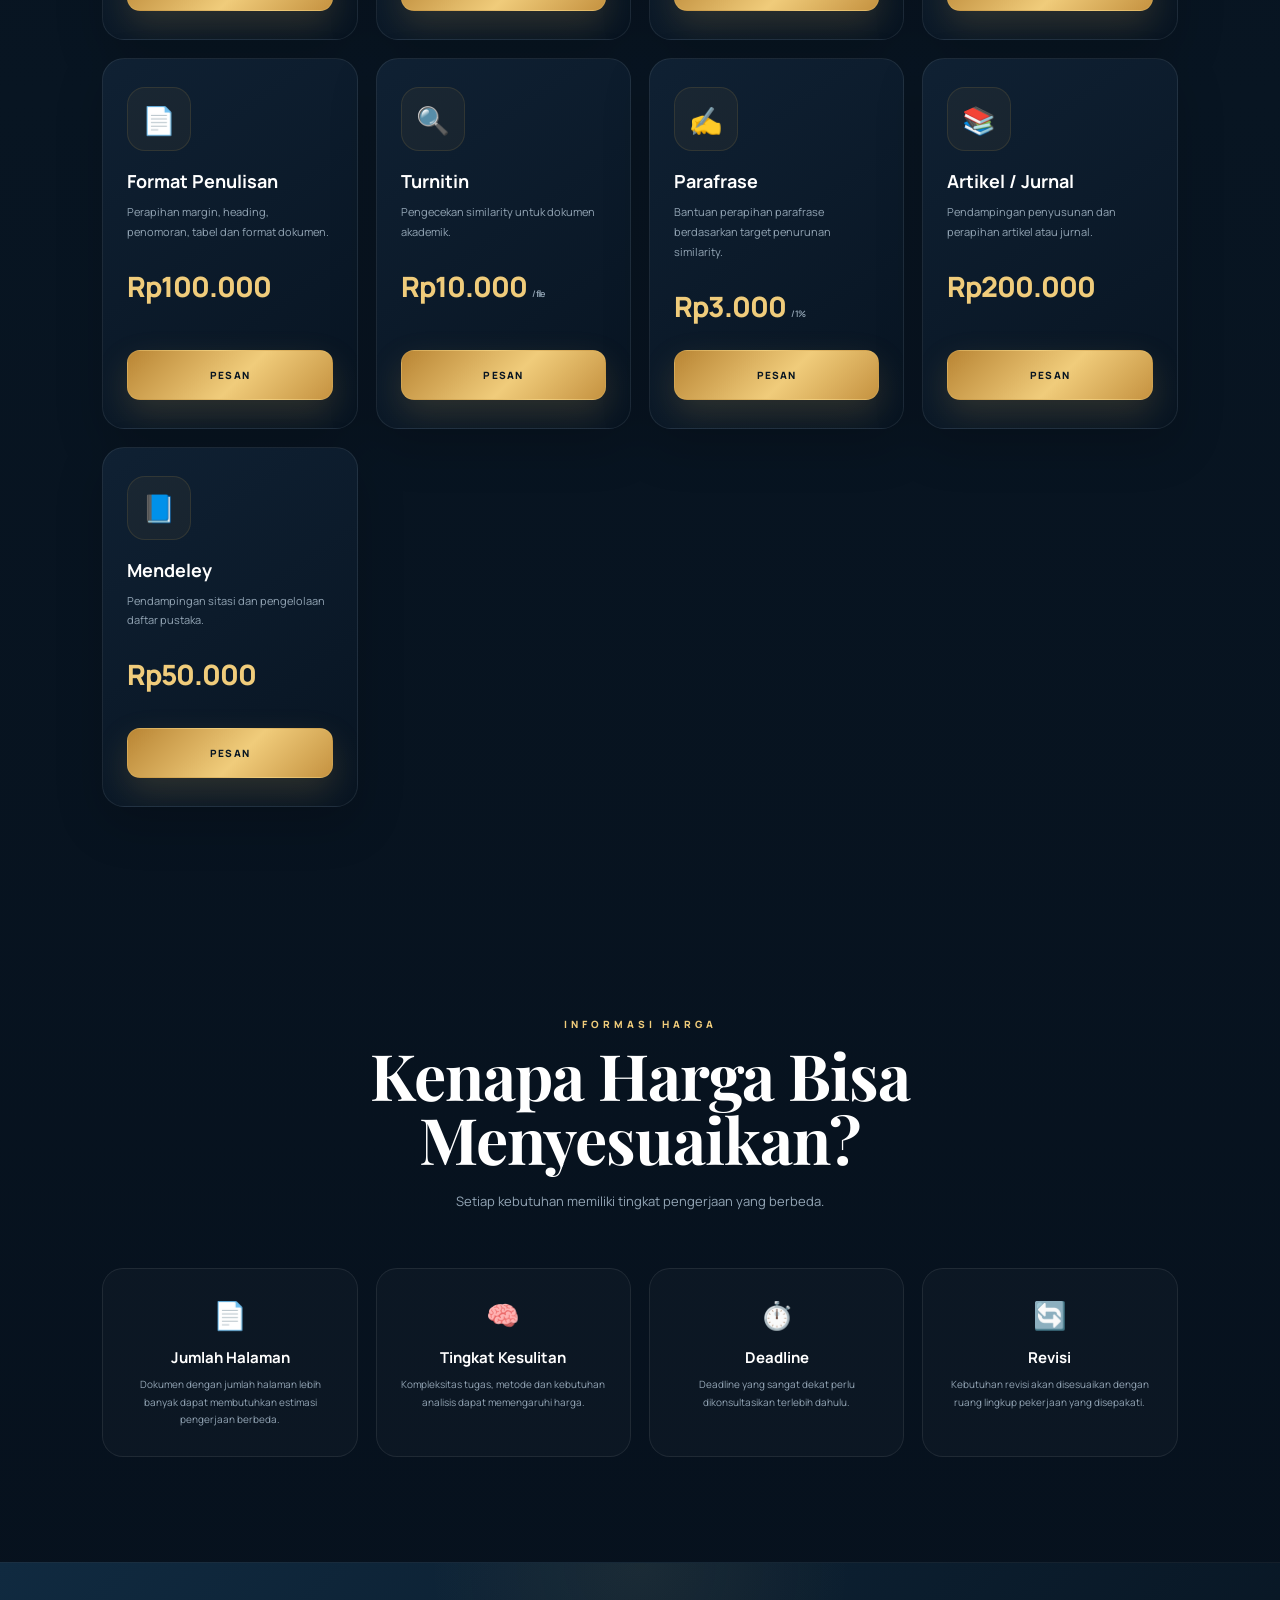
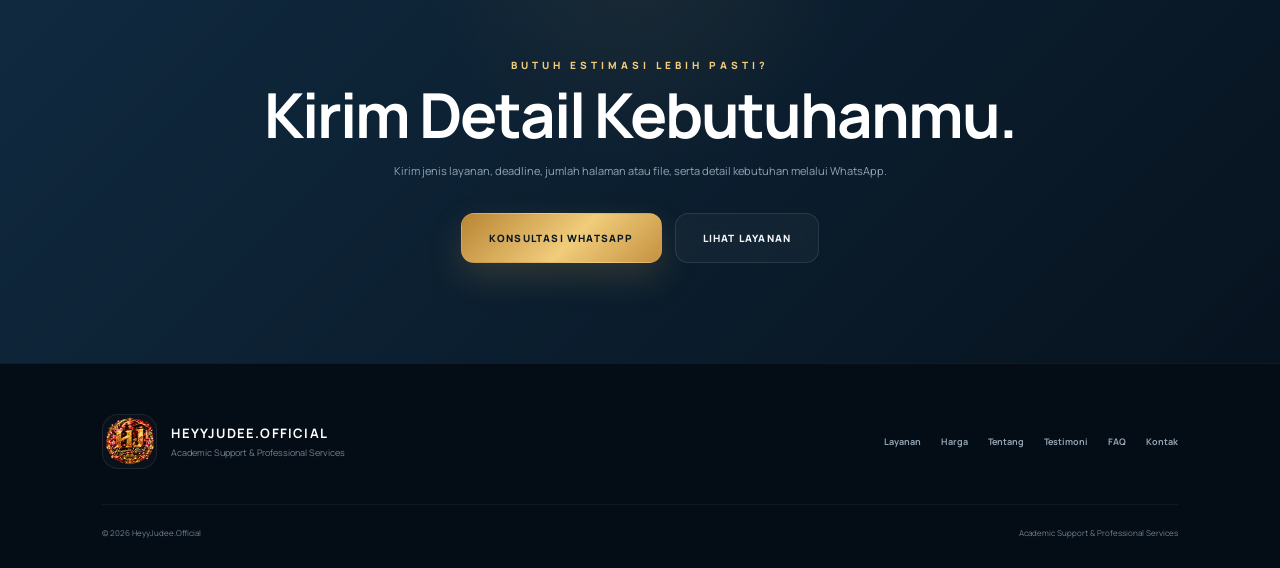
<file: harga.html>
<!DOCTYPE html>
<html lang="id">

<head>

    <meta charset="UTF-8">

    <meta
        name="viewport"
        content="width=device-width, initial-scale=1.0"
    >

    <title>
        Harga Layanan Akademik | HeyyJudee Official
    </title>

    <meta
        name="description"
        content="Daftar harga layanan HeyyJudee Official untuk tugas kuliah, makalah, PPT, proposal, skripsi, olah data SPSS, JASP, SmartPLS, Turnitin, parafrase, Mendeley, artikel, jurnal, dan formatting."
    >

    <meta
        name="robots"
        content="index, follow"
    >

    <meta
        name="author"
        content="HeyyJudee Official"
    >

    <meta
        name="theme-color"
        content="#06101c"
    >

    <link
        rel="canonical"
        href="https://dimpangestusr10-commits.github.io/heyyjudee-website/harga.html"
    >


    <!-- OPEN GRAPH -->

    <meta
        property="og:type"
        content="website"
    >

    <meta
        property="og:title"
        content="Daftar Harga | HeyyJudee Official"
    >

    <meta
        property="og:description"
        content="Cek estimasi harga tugas kuliah, skripsi, proposal, olah data, Turnitin, parafrase, Mendeley dan layanan akademik HeyyJudee Official."
    >

    <meta
        property="og:url"
        content="https://dimpangestusr10-commits.github.io/heyyjudee-website/harga.html"
    >

    <meta
        property="og:image"
        content="https://dimpangestusr10-commits.github.io/heyyjudee-website/images/logo.png"
    >

    <meta
        property="og:locale"
        content="id_ID"
    >

    <meta
        property="og:site_name"
        content="HeyyJudee Official"
    >


    <!-- FONTS -->

    <link
        rel="preconnect"
        href="https://fonts.googleapis.com"
    >

    <link
        rel="preconnect"
        href="https://fonts.gstatic.com"
        crossorigin
    >

    <link
        href="https://fonts.googleapis.com/css2?family=DM+Sans:wght@400;500;600;700&family=Manrope:wght@500;600;700;800&family=Playfair+Display:wght@600;700&display=swap"
        rel="stylesheet"
    >


    <!-- FAVICON -->

    <link
        rel="icon"
        type="image/png"
        href="images/logo.png"
    >

    <link
        rel="apple-touch-icon"
        href="images/logo.png"
    >


    <!-- CSS -->

    <link
        rel="stylesheet"
        href="style.css?v=4"
    >


    <!-- STRUCTURED DATA -->

    <script type="application/ld+json">
    {
        "@context": "https://schema.org",
        "@type": "WebPage",
        "name": "Daftar Harga HeyyJudee Official",
        "url": "https://dimpangestusr10-commits.github.io/heyyjudee-website/harga.html",
        "description": "Daftar estimasi harga layanan akademik HeyyJudee Official.",
        "isPartOf": {
            "@type": "WebSite",
            "name": "HeyyJudee Official",
            "url": "https://dimpangestusr10-commits.github.io/heyyjudee-website/"
        }
    }
    </script>

</head>


<body>


<!-- =====================================================
     BACKGROUND
===================================================== -->

<div class="site-bg">

    <div class="site-glow site-glow-1"></div>
    <div class="site-glow site-glow-2"></div>
    <div class="site-grid"></div>

</div>



<!-- =====================================================
     TOP MARQUEE
===================================================== -->

<div class="top-marquee">

    <div class="top-marquee-track">

        <span>
            HEYYJUDEE.OFFICIAL
        </span>

        <span class="marquee-dot">
            ✦
        </span>

        <span>
            ACADEMIC SUPPORT
        </span>

        <span class="marquee-dot">
            ✦
        </span>

        <span>
            DATA ANALYSIS
        </span>

        <span class="marquee-dot">
            ✦
        </span>

        <span>
            FAST RESPONSE
        </span>

        <span class="marquee-dot">
            ✦
        </span>


        <!-- DUPLICATE -->

        <span>
            HEYYJUDEE.OFFICIAL
        </span>

        <span class="marquee-dot">
            ✦
        </span>

        <span>
            ACADEMIC SUPPORT
        </span>

        <span class="marquee-dot">
            ✦
        </span>

        <span>
            DATA ANALYSIS
        </span>

        <span class="marquee-dot">
            ✦
        </span>

        <span>
            FAST RESPONSE
        </span>

        <span class="marquee-dot">
            ✦
        </span>

    </div>

</div>



<!-- =====================================================
     NAVBAR
===================================================== -->

<header class="navbar">


    <a
        href="index.html"
        class="navbar-brand"
        aria-label="HeyyJudee Official Home"
    >

        <div class="navbar-brand-mark">

            <img
                src="images/logo.png"
                alt="HeyyJudee Official"
            >

        </div>


        <div class="navbar-brand-text">

            <strong>
                HEYYJUDEE
            </strong>

            <span>
                .OFFICIAL
            </span>

        </div>

    </a>



    <button
        class="menu-toggle"
        id="menuToggle"
        aria-label="Buka menu"
        aria-expanded="false"
    >

        <span></span>
        <span></span>
        <span></span>

    </button>



    <nav id="mainNav">

        <a href="index.html">
            HOME
        </a>

        <a href="layanan.html">
            LAYANAN
        </a>

        <a
            href="harga.html"
            aria-current="page"
        >
            HARGA
        </a>

        <a href="tentang.html">
            TENTANG
        </a>

        <a href="testimoni.html">
            TESTIMONI
        </a>

        <a href="faq.html">
            FAQ
        </a>

        <a
            href="kontak.html"
            class="nav-contact"
        >
            KONTAK
        </a>

    </nav>


</header>



<main>


<!-- =====================================================
     PAGE HERO
===================================================== -->

<section class="page-hero">

    <p class="eyebrow">
        DAFTAR HARGA
    </p>

    <h1>
        Harga Jelas.
        Pilih Sesuai Kebutuhanmu.
    </h1>

    <p>

        Harga di bawah merupakan estimasi dasar.

        Nilai akhir dapat menyesuaikan
        tingkat kesulitan, jumlah halaman,
        jumlah file, deadline,
        dan ruang lingkup pengerjaan.

    </p>

</section>



<!-- =====================================================
     PRICE LIST
===================================================== -->

<section class="section">


    <div class="section-header">

        <p class="eyebrow">
            PILIH LAYANAN
        </p>

        <h2>
            Daftar Harga HeyyJudee.Official
        </h2>

        <p>

            Klik tombol PESAN untuk
            langsung konsultasi melalui WhatsApp.

        </p>

    </div>



    <div class="price-grid">


        <!-- 01 TUGAS KULIAH -->

        <article class="price-card">

            <div class="service-icon">
                🎓
            </div>

            <h3>
                Tugas Kuliah
            </h3>

            <p>
                Pendampingan tugas
                sesuai kebutuhan dan instruksi.
            </p>

            <div class="price">
                Rp50.000
            </div>

            <button
                class="btn btn-primary price-wa"
                data-service="Tugas Kuliah"
                data-price="Rp50.000"
                type="button"
            >
                PESAN
            </button>

        </article>



        <!-- 02 MAKALAH -->

        <article class="price-card">

            <div class="service-icon">
                📝
            </div>

            <h3>
                Makalah
            </h3>

            <p>
                Perapihan dan pendampingan
                makalah yang lebih terstruktur.
            </p>

            <div class="price">
                Rp100.000
            </div>

            <button
                class="btn btn-primary price-wa"
                data-service="Makalah"
                data-price="Rp100.000"
                type="button"
            >
                PESAN
            </button>

        </article>



        <!-- 03 PPT -->

        <article class="price-card">

            <div class="service-icon">
                📊
            </div>

            <h3>
                PPT
            </h3>

            <p>
                Presentasi yang lebih rapi
                dan mudah dipahami.
            </p>

            <div class="price">

                Rp5.000

                <small>
                    / slide
                </small>

            </div>

            <button
                class="btn btn-primary price-wa"
                data-service="PPT"
                data-price="Rp5.000 / slide"
                type="button"
            >
                PESAN
            </button>

        </article>



        <!-- 04 PROPOSAL -->

        <article class="price-card">

            <div class="service-icon">
                📑
            </div>

            <h3>
                Proposal
            </h3>

            <p>
                Pendampingan proposal
                penelitian agar lebih terarah.
            </p>

            <div class="price">
                Rp700.000
            </div>

            <button
                class="btn btn-primary price-wa"
                data-service="Proposal"
                data-price="Rp700.000"
                type="button"
            >
                PESAN
            </button>

        </article>



        <!-- 05 SKRIPSI -->

        <article class="price-card">

            <div class="service-icon">
                📖
            </div>

            <h3>
                Skripsi
            </h3>

            <p>
                Pendampingan kebutuhan
                dokumen penelitian dan revisi.
            </p>

            <div class="price">
                Rp3.000.000
            </div>

            <button
                class="btn btn-primary price-wa"
                data-service="Skripsi"
                data-price="Rp3.000.000"
                type="button"
            >
                PESAN
            </button>

        </article>



        <!-- 06 SPSS -->

        <article class="price-card">

            <div class="service-icon">
                📈
            </div>

            <h3>
                Olah Data SPSS
            </h3>

            <p>
                Pendampingan pengolahan
                dan interpretasi data.
            </p>

            <div class="price">
                Rp250.000
            </div>

            <button
                class="btn btn-primary price-wa"
                data-service="Olah Data SPSS"
                data-price="Rp250.000"
                type="button"
            >
                PESAN
            </button>

        </article>



        <!-- 07 JASP -->

        <article class="price-card">

            <div class="service-icon">
                📊
            </div>

            <h3>
                Olah Data JASP
            </h3>

            <p>
                Pendampingan pengolahan
                dan pembacaan hasil data.
            </p>

            <div class="price">
                Rp250.000
            </div>

            <button
                class="btn btn-primary price-wa"
                data-service="Olah Data JASP"
                data-price="Rp250.000"
                type="button"
            >
                PESAN
            </button>

        </article>



        <!-- 08 SMARTPLS -->

        <article class="price-card">

            <div class="service-icon">
                📉
            </div>

            <h3>
                Olah Data SmartPLS
            </h3>

            <p>
                Pendampingan kebutuhan
                analisis menggunakan SmartPLS.
            </p>

            <div class="price">
                Rp250.000
            </div>

            <button
                class="btn btn-primary price-wa"
                data-service="Olah Data SmartPLS"
                data-price="Rp250.000"
                type="button"
            >
                PESAN
            </button>

        </article>



        <!-- 09 FORMAT -->

        <article class="price-card">

            <div class="service-icon">
                📄
            </div>

            <h3>
                Format Penulisan
            </h3>

            <p>
                Perapihan margin,
                heading, penomoran,
                tabel dan format dokumen.
            </p>

            <div class="price">
                Rp100.000
            </div>

            <button
                class="btn btn-primary price-wa"
                data-service="Format Penulisan"
                data-price="Rp100.000"
                type="button"
            >
                PESAN
            </button>

        </article>



        <!-- 10 TURNITIN -->

        <article class="price-card">

            <div class="service-icon">
                🔍
            </div>

            <h3>
                Turnitin
            </h3>

            <p>
                Pengecekan similarity
                untuk dokumen akademik.
            </p>

            <div class="price">

                Rp10.000

                <small>
                    / file
                </small>

            </div>

            <button
                class="btn btn-primary price-wa"
                data-service="Turnitin"
                data-price="Rp10.000 / file"
                type="button"
            >
                PESAN
            </button>

        </article>



        <!-- 11 PARAFRASE -->

        <article class="price-card">

            <div class="service-icon">
                ✍️
            </div>

            <h3>
                Parafrase
            </h3>

            <p>
                Bantuan perapihan parafrase
                berdasarkan target penurunan similarity.
            </p>

            <div class="price">

                Rp3.000

                <small>
                    / 1%
                </small>

            </div>

            <button
                class="btn btn-primary price-wa"
                data-service="Parafrase"
                data-price="Rp3.000 per 1% target penurunan"
                type="button"
            >
                PESAN
            </button>

        </article>



        <!-- 12 ARTIKEL JURNAL -->

        <article class="price-card">

            <div class="service-icon">
                📚
            </div>

            <h3>
                Artikel / Jurnal
            </h3>

            <p>
                Pendampingan penyusunan
                dan perapihan artikel atau jurnal.
            </p>

            <div class="price">
                Rp200.000
            </div>

            <button
                class="btn btn-primary price-wa"
                data-service="Artikel / Jurnal"
                data-price="Rp200.000"
                type="button"
            >
                PESAN
            </button>

        </article>



        <!-- 13 MENDELEY -->

        <article class="price-card">

            <div class="service-icon">
                📘
            </div>

            <h3>
                Mendeley
            </h3>

            <p>
                Pendampingan sitasi
                dan pengelolaan daftar pustaka.
            </p>

            <div class="price">
                Rp50.000
            </div>

            <button
                class="btn btn-primary price-wa"
                data-service="Mendeley"
                data-price="Rp50.000"
                type="button"
            >
                PESAN
            </button>

        </article>


    </div>

</section>



<!-- =====================================================
     PRICE INFO
===================================================== -->

<section class="section">


    <div class="section-header">

        <p class="eyebrow">
            INFORMASI HARGA
        </p>

        <h2>
            Kenapa Harga Bisa Menyesuaikan?
        </h2>

        <p>

            Setiap kebutuhan memiliki
            tingkat pengerjaan yang berbeda.

        </p>

    </div>



    <div class="price-info-grid">


        <article>

            <div>
                📄
            </div>

            <h3>
                Jumlah Halaman
            </h3>

            <p>
                Dokumen dengan jumlah halaman
                lebih banyak dapat membutuhkan
                estimasi pengerjaan berbeda.
            </p>

        </article>



        <article>

            <div>
                🧠
            </div>

            <h3>
                Tingkat Kesulitan
            </h3>

            <p>
                Kompleksitas tugas,
                metode dan kebutuhan analisis
                dapat memengaruhi harga.
            </p>

        </article>



        <article>

            <div>
                ⏱️
            </div>

            <h3>
                Deadline
            </h3>

            <p>
                Deadline yang sangat dekat
                perlu dikonsultasikan terlebih dahulu.
            </p>

        </article>



        <article>

            <div>
                🔄
            </div>

            <h3>
                Revisi
            </h3>

            <p>
                Kebutuhan revisi akan disesuaikan
                dengan ruang lingkup pekerjaan
                yang disepakati.
            </p>

        </article>


    </div>

</section>



<!-- =====================================================
     CTA
===================================================== -->

<section class="service-cta">


    <div>

        <p class="eyebrow">
            BUTUH ESTIMASI LEBIH PASTI?
        </p>

        <h2>
            Kirim Detail Kebutuhanmu.
        </h2>

        <p>

            Kirim jenis layanan,
            deadline, jumlah halaman atau file,
            serta detail kebutuhan melalui WhatsApp.

        </p>


        <a
            href="https://wa.me/6282287128702?text=Halo%20HeyyJudee.Official,%20saya%20ingin%20konsultasi%20mengenai%20harga%20layanan."
            target="_blank"
            rel="noopener noreferrer"
            class="btn btn-primary"
        >
            KONSULTASI WHATSAPP
        </a>


        <a
            href="layanan.html"
            class="btn btn-secondary"
        >
            LIHAT LAYANAN
        </a>

    </div>


</section>


</main>



<!-- =====================================================
     FOOTER
===================================================== -->

<footer class="premium-footer">


    <div class="premium-footer-main">


        <div class="footer-brand">


            <div class="footer-brand-logo">

                <img
                    src="images/logo.png"
                    alt="HeyyJudee Official"
                >

            </div>


            <div>

                <h3>
                    HEYYJUDEE.OFFICIAL
                </h3>

                <p>
                    Academic Support &
                    Professional Services
                </p>

            </div>


        </div>



        <div class="footer-links">

            <a href="layanan.html">
                Layanan
            </a>

            <a href="harga.html">
                Harga
            </a>

            <a href="tentang.html">
                Tentang
            </a>

            <a href="testimoni.html">
                Testimoni
            </a>

            <a href="faq.html">
                FAQ
            </a>

            <a href="kontak.html">
                Kontak
            </a>

        </div>


    </div>



    <div class="premium-footer-bottom">

        <p>
            © 2026 HeyyJudee.Official
        </p>

        <span>
            Academic Support & Professional Services
        </span>

    </div>


</footer>



<!-- =====================================================
     FLOATING WHATSAPP
===================================================== -->

<a
    href="https://wa.me/6282287128702?text=Halo%20HeyyJudee.Official,%20saya%20ingin%20bertanya."
    target="_blank"
    rel="noopener noreferrer"
    class="floating-wa"
    aria-label="Chat WhatsApp"
>

    <span>
        ☏
    </span>

    <strong>
        Chat
    </strong>

</a>



<script src="script.js?v=3"></script>


</body>

</html>
</file>
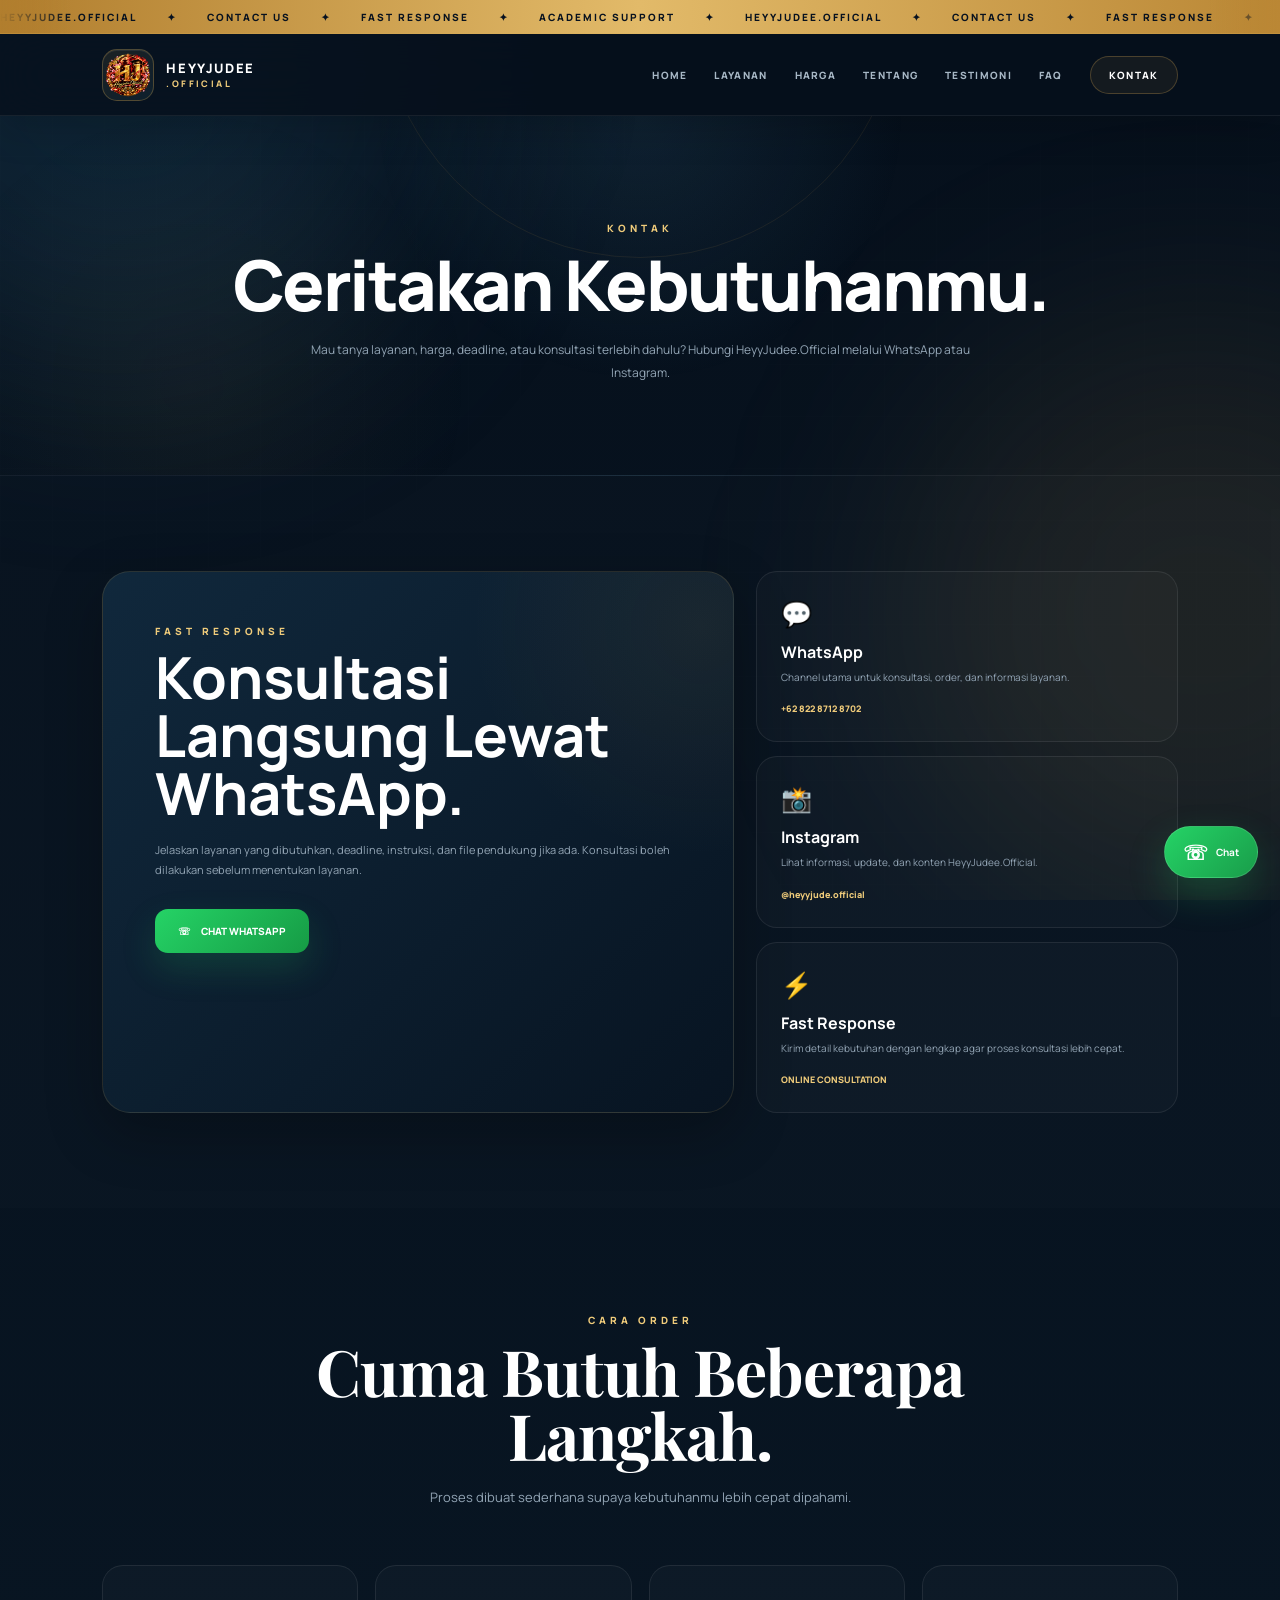
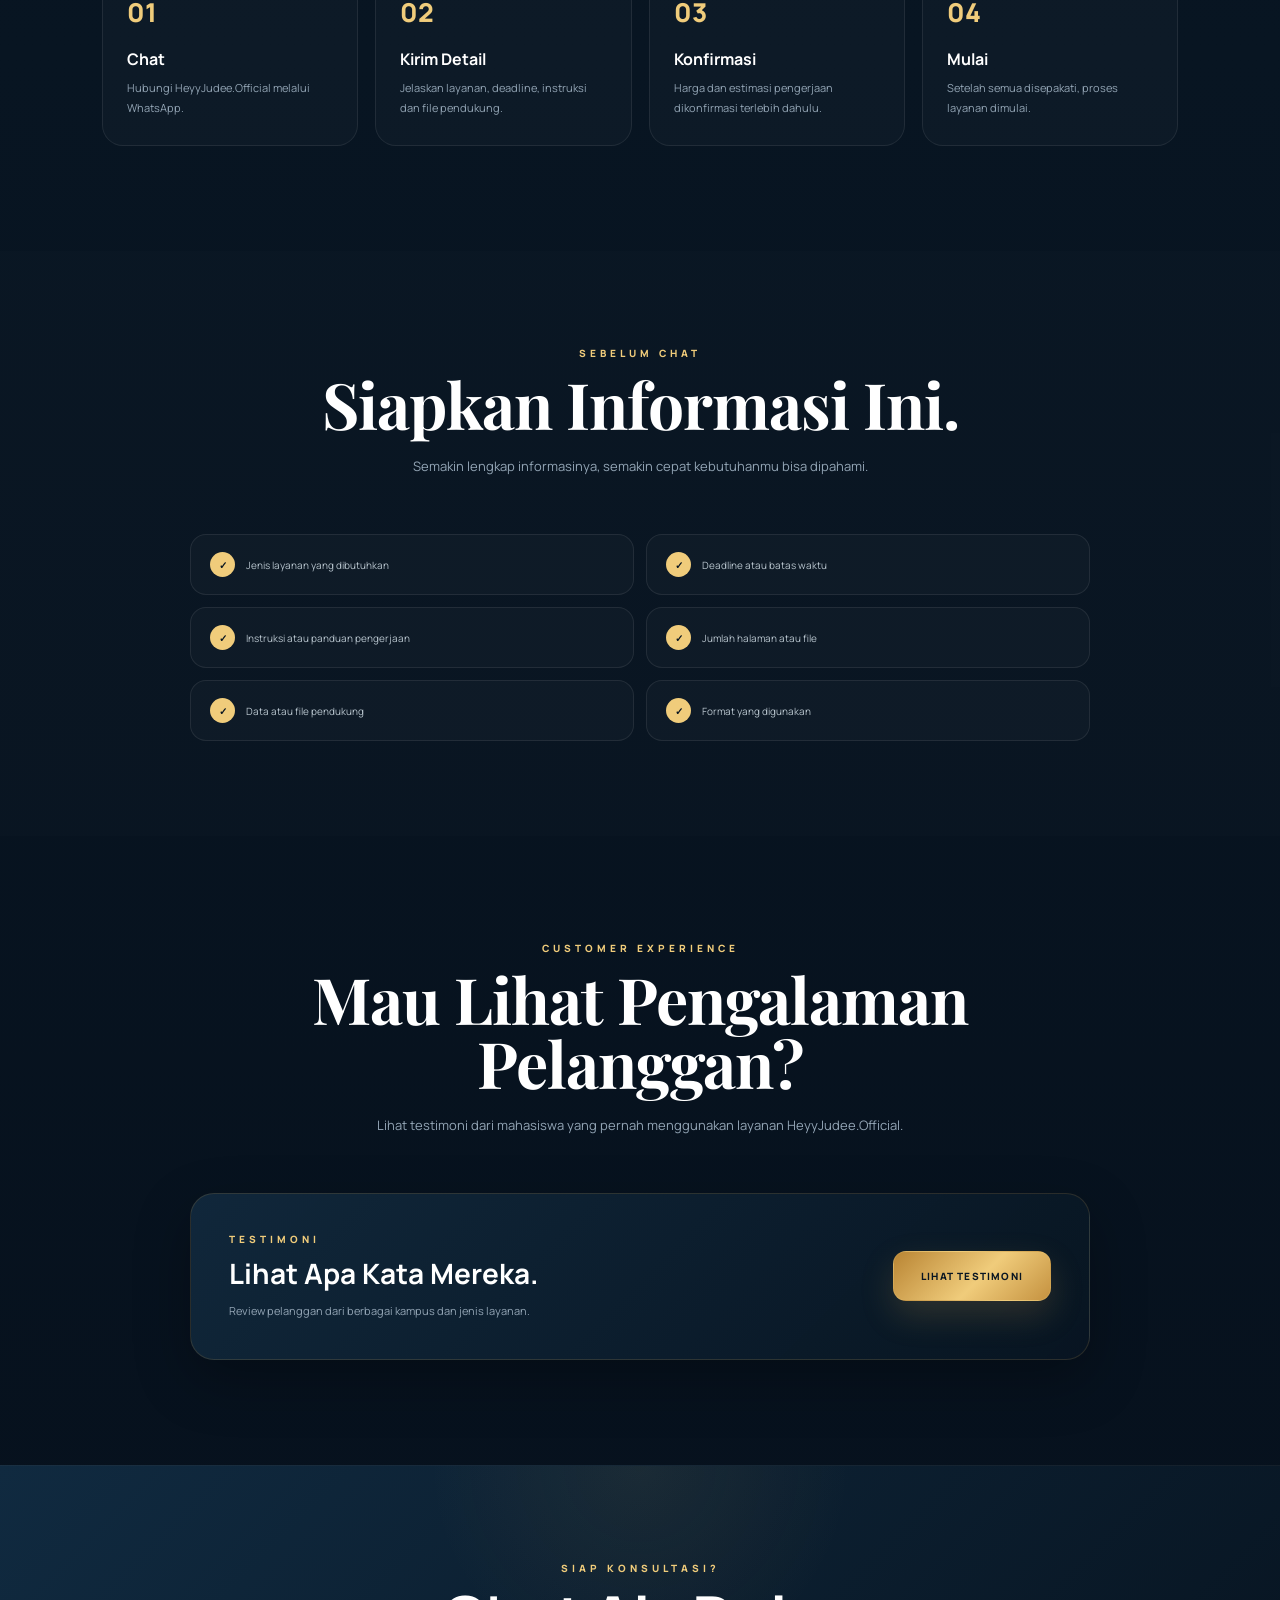
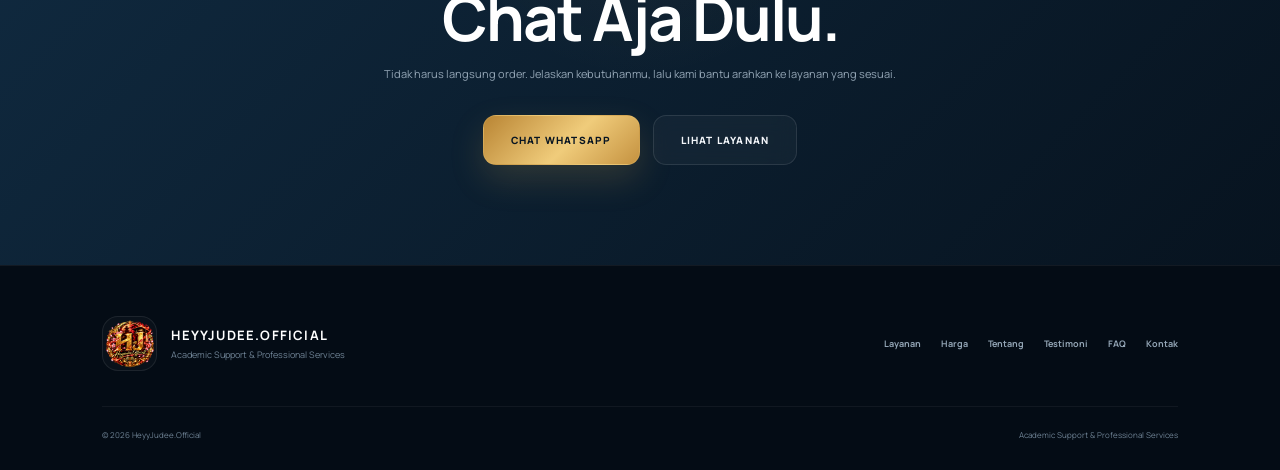
<file: kontak.html>
<!DOCTYPE html>
<html lang="id">

<head>

    <meta charset="UTF-8">

    <meta
        name="viewport"
        content="width=device-width, initial-scale=1.0"
    >

    <title>
        Kontak | HeyyJudee Official
    </title>

    <meta
        name="description"
        content="Hubungi HeyyJudee Official melalui WhatsApp dan Instagram untuk konsultasi layanan akademik, olah data, Turnitin, parafrase, Mendeley, proposal, skripsi, dan kebutuhan lainnya."
    >

    <meta
        name="robots"
        content="index, follow"
    >

    <meta
        name="author"
        content="HeyyJudee Official"
    >

    <meta
        name="theme-color"
        content="#06101c"
    >

    <link
        rel="canonical"
        href="https://dimpangestusr10-commits.github.io/heyyjudee-website/kontak.html"
    >


    <!-- OPEN GRAPH -->

    <meta
        property="og:type"
        content="website"
    >

    <meta
        property="og:title"
        content="Kontak | HeyyJudee Official"
    >

    <meta
        property="og:description"
        content="Hubungi HeyyJudee Official untuk konsultasi layanan akademik dan profesional."
    >

    <meta
        property="og:url"
        content="https://dimpangestusr10-commits.github.io/heyyjudee-website/kontak.html"
    >

    <meta
        property="og:image"
        content="https://dimpangestusr10-commits.github.io/heyyjudee-website/images/logo.png"
    >

    <meta
        property="og:locale"
        content="id_ID"
    >

    <meta
        property="og:site_name"
        content="HeyyJudee Official"
    >


    <!-- FONTS -->

    <link
        rel="preconnect"
        href="https://fonts.googleapis.com"
    >

    <link
        rel="preconnect"
        href="https://fonts.gstatic.com"
        crossorigin
    >

    <link
        href="https://fonts.googleapis.com/css2?family=DM+Sans:wght@400;500;600;700&family=Manrope:wght@500;600;700;800&family=Playfair+Display:wght@600;700&display=swap"
        rel="stylesheet"
    >


    <!-- FAVICON -->

    <link
        rel="icon"
        type="image/png"
        href="images/logo.png"
    >

    <link
        rel="apple-touch-icon"
        href="images/logo.png"
    >


    <!-- CSS -->

    <link
        rel="stylesheet"
        href="style.css?v=4"
    >

</head>


<body>


<!-- =====================================================
     BACKGROUND
===================================================== -->

<div class="site-bg">

    <div class="site-glow site-glow-1"></div>

    <div class="site-glow site-glow-2"></div>

    <div class="site-grid"></div>

</div>



<!-- =====================================================
     TOP MARQUEE
===================================================== -->

<div class="top-marquee">

    <div class="top-marquee-track">

        <span>
            HEYYJUDEE.OFFICIAL
        </span>

        <span class="marquee-dot">
            ✦
        </span>

        <span>
            CONTACT US
        </span>

        <span class="marquee-dot">
            ✦
        </span>

        <span>
            FAST RESPONSE
        </span>

        <span class="marquee-dot">
            ✦
        </span>

        <span>
            ACADEMIC SUPPORT
        </span>

        <span class="marquee-dot">
            ✦
        </span>


        <!-- DUPLICATE -->

        <span>
            HEYYJUDEE.OFFICIAL
        </span>

        <span class="marquee-dot">
            ✦
        </span>

        <span>
            CONTACT US
        </span>

        <span class="marquee-dot">
            ✦
        </span>

        <span>
            FAST RESPONSE
        </span>

        <span class="marquee-dot">
            ✦
        </span>

        <span>
            ACADEMIC SUPPORT
        </span>

        <span class="marquee-dot">
            ✦
        </span>

    </div>

</div>



<!-- =====================================================
     NAVBAR
===================================================== -->

<header class="navbar">


    <a
        href="index.html"
        class="navbar-brand"
        aria-label="HeyyJudee Official Home"
    >

        <div class="navbar-brand-mark">

            <img
                src="images/logo.png"
                alt="HeyyJudee Official"
            >

        </div>


        <div class="navbar-brand-text">

            <strong>
                HEYYJUDEE
            </strong>

            <span>
                .OFFICIAL
            </span>

        </div>

    </a>



    <button
        class="menu-toggle"
        id="menuToggle"
        aria-label="Buka menu"
        aria-expanded="false"
    >

        <span></span>
        <span></span>
        <span></span>

    </button>



    <nav id="mainNav">

        <a href="index.html">
            HOME
        </a>

        <a href="layanan.html">
            LAYANAN
        </a>

        <a href="harga.html">
            HARGA
        </a>

        <a href="tentang.html">
            TENTANG
        </a>

        <a href="testimoni.html">
            TESTIMONI
        </a>

        <a href="faq.html">
            FAQ
        </a>

        <a
            href="kontak.html"
            class="nav-contact"
            aria-current="page"
        >
            KONTAK
        </a>

    </nav>


</header>



<main>


<!-- =====================================================
     PAGE HERO
===================================================== -->

<section class="page-hero">

    <p class="eyebrow">
        KONTAK
    </p>

    <h1>
        Ceritakan Kebutuhanmu.
    </h1>

    <p>

        Mau tanya layanan,
        harga, deadline,
        atau konsultasi terlebih dahulu?

        Hubungi HeyyJudee.Official
        melalui WhatsApp atau Instagram.

    </p>

</section>



<!-- =====================================================
     MAIN CONTACT
===================================================== -->

<section class="contact-page-section">


    <div class="contact-grid">


        <!-- MAIN WHATSAPP CARD -->

        <div class="contact-main-card">

            <p class="eyebrow">
                FAST RESPONSE
            </p>


            <h2>
                Konsultasi Langsung
                Lewat WhatsApp.
            </h2>


            <p>

                Jelaskan layanan yang dibutuhkan,
                deadline, instruksi,
                dan file pendukung jika ada.

                Konsultasi boleh dilakukan
                sebelum menentukan layanan.

            </p>


            <a
                href="https://wa.me/6282287128702?text=Halo%20HeyyJudee.Official,%20saya%20ingin%20konsultasi%20mengenai%20layanan."
                target="_blank"
                rel="noopener noreferrer"
                class="big-whatsapp-button"
            >

                <span>
                    ☏
                </span>

                CHAT WHATSAPP

            </a>

        </div>



        <!-- SIDE CONTACT -->

        <div class="contact-side">


            <!-- WHATSAPP -->

            <article class="contact-info-card">

                <div class="contact-icon">
                    💬
                </div>

                <h3>
                    WhatsApp
                </h3>

                <p>

                    Channel utama
                    untuk konsultasi,
                    order, dan informasi layanan.

                </p>

                <a
                    href="https://wa.me/6282287128702"
                    target="_blank"
                    rel="noopener noreferrer"
                >
                    +62 822 8712 8702
                </a>

            </article>



            <!-- INSTAGRAM -->

            <article class="contact-info-card">

                <div class="contact-icon">
                    📸
                </div>

                <h3>
                    Instagram
                </h3>

                <p>

                    Lihat informasi,
                    update, dan konten
                    HeyyJudee.Official.

                </p>

                <a
                    href="https://www.instagram.com/heyyjude.official/"
                    target="_blank"
                    rel="noopener noreferrer"
                >
                    @heyyjude.official
                </a>

            </article>



            <!-- RESPONSE -->

            <article class="contact-info-card">

                <div class="contact-icon">
                    ⚡
                </div>

                <h3>
                    Fast Response
                </h3>

                <p>

                    Kirim detail kebutuhan
                    dengan lengkap
                    agar proses konsultasi lebih cepat.

                </p>

                <span>
                    ONLINE CONSULTATION
                </span>

            </article>


        </div>


    </div>


</section>



<!-- =====================================================
     ORDER FLOW
===================================================== -->

<section class="section">


    <div class="section-header">

        <p class="eyebrow">
            CARA ORDER
        </p>

        <h2>
            Cuma Butuh Beberapa Langkah.
        </h2>

        <p>

            Proses dibuat sederhana
            supaya kebutuhanmu
            lebih cepat dipahami.

        </p>

    </div>



    <div class="order-flow-grid">


        <article>

            <span>
                01
            </span>

            <h3>
                Chat
            </h3>

            <p>

                Hubungi HeyyJudee.Official
                melalui WhatsApp.

            </p>

        </article>



        <article>

            <span>
                02
            </span>

            <h3>
                Kirim Detail
            </h3>

            <p>

                Jelaskan layanan,
                deadline,
                instruksi dan file pendukung.

            </p>

        </article>



        <article>

            <span>
                03
            </span>

            <h3>
                Konfirmasi
            </h3>

            <p>

                Harga dan estimasi
                pengerjaan dikonfirmasi terlebih dahulu.

            </p>

        </article>



        <article>

            <span>
                04
            </span>

            <h3>
                Mulai
            </h3>

            <p>

                Setelah semua disepakati,
                proses layanan dimulai.

            </p>

        </article>


    </div>


</section>



<!-- =====================================================
     CHECKLIST
===================================================== -->

<section class="contact-trust-section">


    <div class="section-header">

        <p class="eyebrow">
            SEBELUM CHAT
        </p>

        <h2>
            Siapkan Informasi Ini.
        </h2>

        <p>

            Semakin lengkap informasinya,
            semakin cepat kebutuhanmu
            bisa dipahami.

        </p>

    </div>



    <div class="contact-checklist">


        <div>

            <span>
                ✓
            </span>

            Jenis layanan yang dibutuhkan

        </div>



        <div>

            <span>
                ✓
            </span>

            Deadline atau batas waktu

        </div>



        <div>

            <span>
                ✓
            </span>

            Instruksi atau panduan pengerjaan

        </div>



        <div>

            <span>
                ✓
            </span>

            Jumlah halaman atau file

        </div>



        <div>

            <span>
                ✓
            </span>

            Data atau file pendukung

        </div>



        <div>

            <span>
                ✓
            </span>

            Format yang digunakan

        </div>


    </div>


</section>



<!-- =====================================================
     TRUST / REVIEW
===================================================== -->

<section class="section">


    <div class="section-header">

        <p class="eyebrow">
            CUSTOMER EXPERIENCE
        </p>

        <h2>
            Mau Lihat Pengalaman Pelanggan?
        </h2>

        <p>

            Lihat testimoni dari mahasiswa
            yang pernah menggunakan
            layanan HeyyJudee.Official.

        </p>

    </div>



    <div class="faq-help-card">


        <div>

            <p class="eyebrow">
                TESTIMONI
            </p>


            <h2>
                Lihat Apa Kata Mereka.
            </h2>


            <p>

                Review pelanggan
                dari berbagai kampus
                dan jenis layanan.

            </p>

        </div>


        <a
            href="testimoni.html"
            class="btn btn-primary"
        >
            LIHAT TESTIMONI
        </a>


    </div>


</section>



<!-- =====================================================
     FINAL CTA
===================================================== -->

<section class="service-cta">


    <div>

        <p class="eyebrow">
            SIAP KONSULTASI?
        </p>


        <h2>
            Chat Aja Dulu.
        </h2>


        <p>

            Tidak harus langsung order.

            Jelaskan kebutuhanmu,
            lalu kami bantu arahkan
            ke layanan yang sesuai.

        </p>


        <a
            href="https://wa.me/6282287128702?text=Halo%20HeyyJudee.Official,%20saya%20ingin%20konsultasi%20mengenai%20layanan."
            target="_blank"
            rel="noopener noreferrer"
            class="btn btn-primary"
        >
            CHAT WHATSAPP
        </a>


        <a
            href="layanan.html"
            class="btn btn-secondary"
        >
            LIHAT LAYANAN
        </a>


    </div>


</section>


</main>



<!-- =====================================================
     FOOTER
===================================================== -->

<footer class="premium-footer">


    <div class="premium-footer-main">


        <div class="footer-brand">


            <div class="footer-brand-logo">

                <img
                    src="images/logo.png"
                    alt="HeyyJudee Official"
                >

            </div>


            <div>

                <h3>
                    HEYYJUDEE.OFFICIAL
                </h3>

                <p>
                    Academic Support &
                    Professional Services
                </p>

            </div>


        </div>



        <div class="footer-links">

            <a href="layanan.html">
                Layanan
            </a>

            <a href="harga.html">
                Harga
            </a>

            <a href="tentang.html">
                Tentang
            </a>

            <a href="testimoni.html">
                Testimoni
            </a>

            <a href="faq.html">
                FAQ
            </a>

            <a href="kontak.html">
                Kontak
            </a>

        </div>


    </div>



    <div class="premium-footer-bottom">

        <p>
            © 2026 HeyyJudee.Official
        </p>

        <span>
            Academic Support & Professional Services
        </span>

    </div>


</footer>



<!-- =====================================================
     FLOATING WHATSAPP
===================================================== -->

<a
    href="https://wa.me/6282287128702?text=Halo%20HeyyJudee.Official,%20saya%20ingin%20bertanya."
    target="_blank"
    rel="noopener noreferrer"
    class="floating-wa"
    aria-label="Chat WhatsApp"
>

    <span>
        ☏
    </span>

    <strong>
        Chat
    </strong>

</a>



<script src="script.js?v=3"></script>


</body>

</html>
</file>
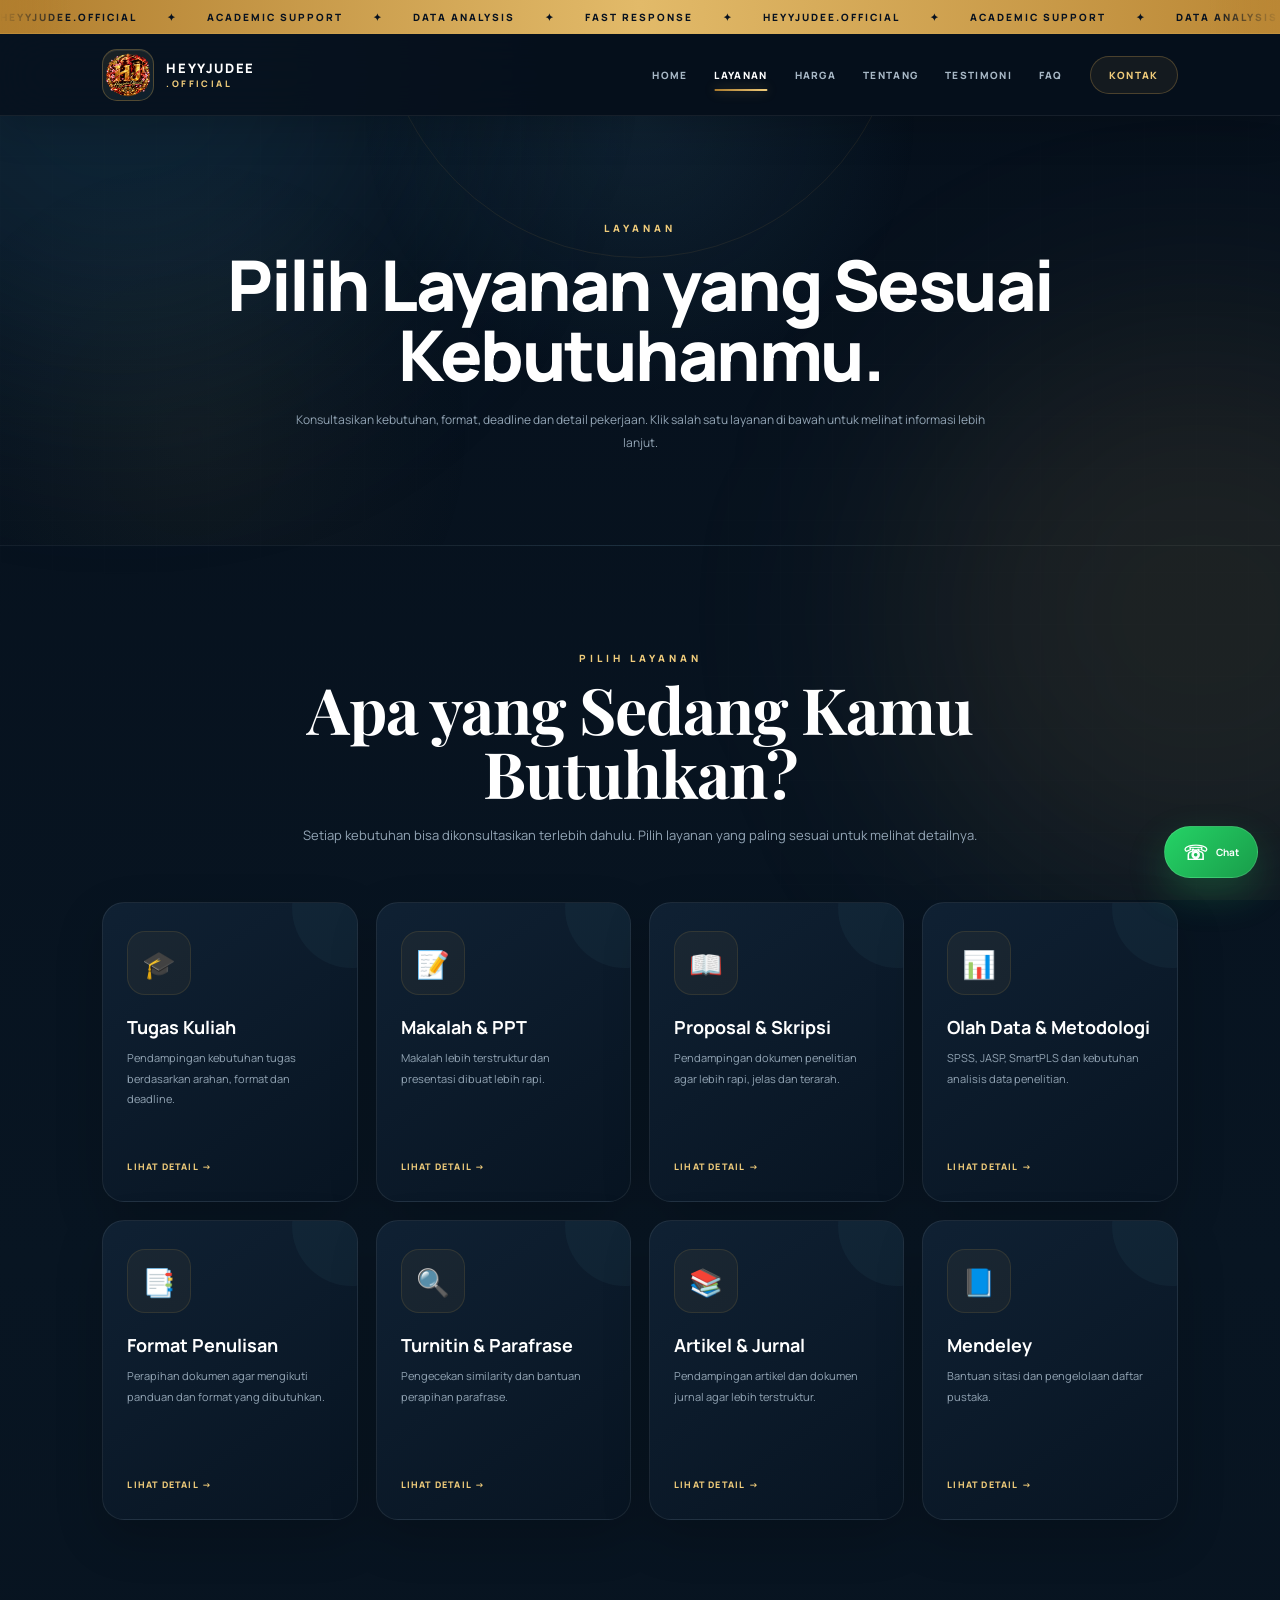
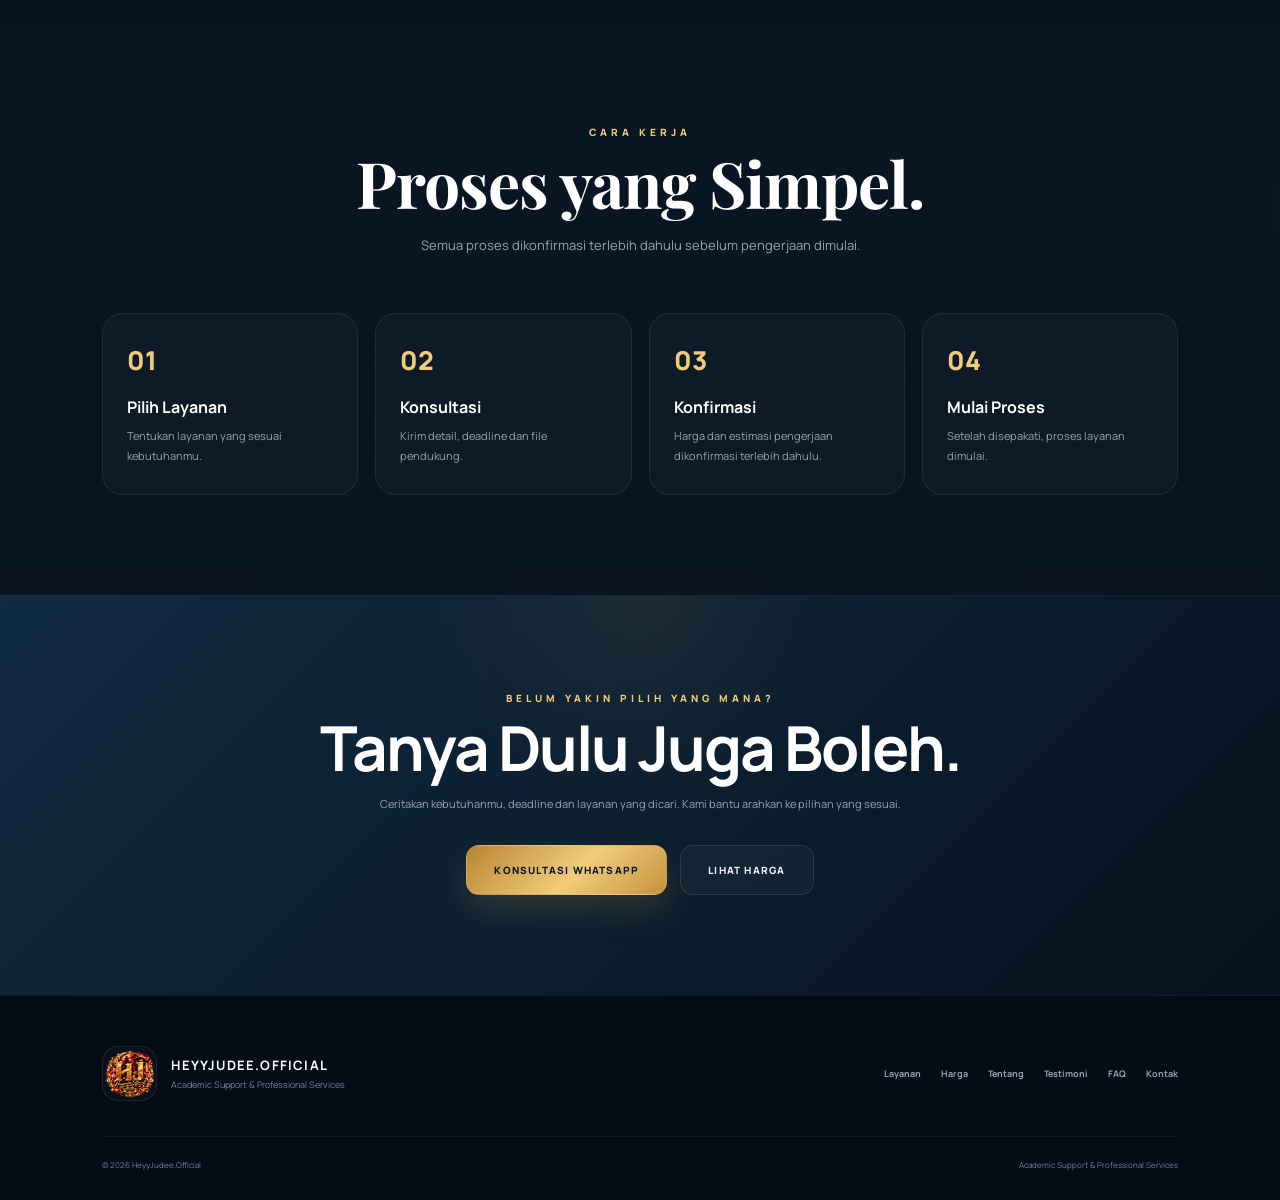
<file: layanan.html>
<!DOCTYPE html>
<html lang="id">

<head>

    <meta charset="UTF-8">

    <meta
        name="viewport"
        content="width=device-width, initial-scale=1.0"
    >

    <title>
        Layanan Akademik & Olah Data | HeyyJudee Official
    </title>

    <meta
        name="description"
        content="Layanan HeyyJudee Official untuk pendampingan tugas kuliah, proposal, skripsi, olah data SPSS, JASP, SmartPLS, Turnitin, parafrase, Mendeley, artikel, jurnal dan formatting akademik."
    >

    <meta
        name="robots"
        content="index, follow"
    >

    <meta
        name="author"
        content="HeyyJudee Official"
    >

    <meta
        name="theme-color"
        content="#06101c"
    >

    <link
        rel="canonical"
        href="https://dimpangestusr10-commits.github.io/heyyjudee-website/layanan.html"
    >


    <!-- OPEN GRAPH -->

    <meta
        property="og:type"
        content="website"
    >

    <meta
        property="og:title"
        content="Layanan Akademik & Olah Data | HeyyJudee Official"
    >

    <meta
        property="og:description"
        content="Pendampingan tugas kuliah, proposal, skripsi, olah data, Turnitin, parafrase, Mendeley, artikel dan jurnal."
    >

    <meta
        property="og:url"
        content="https://dimpangestusr10-commits.github.io/heyyjudee-website/layanan.html"
    >

    <meta
        property="og:image"
        content="https://dimpangestusr10-commits.github.io/heyyjudee-website/images/logo.png"
    >

    <meta
        property="og:locale"
        content="id_ID"
    >

    <meta
        property="og:site_name"
        content="HeyyJudee Official"
    >


    <!-- FONTS -->

    <link
        rel="preconnect"
        href="https://fonts.googleapis.com"
    >

    <link
        rel="preconnect"
        href="https://fonts.gstatic.com"
        crossorigin
    >

    <link
        href="https://fonts.googleapis.com/css2?family=DM+Sans:wght@400;500;600;700&family=Manrope:wght@500;600;700;800&family=Playfair+Display:wght@600;700&display=swap"
        rel="stylesheet"
    >


    <!-- FAVICON -->

    <link
        rel="icon"
        type="image/png"
        href="images/logo.png"
    >

    <link
        rel="apple-touch-icon"
        href="images/logo.png"
    >


    <!-- CSS -->

    <link
        rel="stylesheet"
        href="style.css?v=4"
    >


    <!-- STRUCTURED DATA -->

    <script type="application/ld+json">
    {
        "@context": "https://schema.org",
        "@type": "Service",
        "name": "Layanan Akademik HeyyJudee Official",
        "url": "https://dimpangestusr10-commits.github.io/heyyjudee-website/layanan.html",
        "description": "Pendampingan akademik untuk tugas kuliah, proposal, skripsi, olah data, Turnitin, parafrase, Mendeley, artikel, jurnal dan formatting.",
        "areaServed": {
            "@type": "Country",
            "name": "Indonesia"
        },
        "provider": {
            "@type": "Organization",
            "name": "HeyyJudee Official",
            "url": "https://dimpangestusr10-commits.github.io/heyyjudee-website/",
            "logo": "https://dimpangestusr10-commits.github.io/heyyjudee-website/images/logo.png"
        }
    }
    </script>

</head>


<body>


<!-- =====================================================
     BACKGROUND
===================================================== -->

<div class="site-bg">

    <div class="site-glow site-glow-1"></div>

    <div class="site-glow site-glow-2"></div>

    <div class="site-grid"></div>

</div>



<!-- =====================================================
     TOP RUNNING TEXT
===================================================== -->

<div class="top-marquee">

    <div class="top-marquee-track">

        <span>
            HEYYJUDEE.OFFICIAL
        </span>

        <span class="marquee-dot">
            ✦
        </span>

        <span>
            ACADEMIC SUPPORT
        </span>

        <span class="marquee-dot">
            ✦
        </span>

        <span>
            DATA ANALYSIS
        </span>

        <span class="marquee-dot">
            ✦
        </span>

        <span>
            FAST RESPONSE
        </span>

        <span class="marquee-dot">
            ✦
        </span>


        <!-- DUPLICATE -->

        <span>
            HEYYJUDEE.OFFICIAL
        </span>

        <span class="marquee-dot">
            ✦
        </span>

        <span>
            ACADEMIC SUPPORT
        </span>

        <span class="marquee-dot">
            ✦
        </span>

        <span>
            DATA ANALYSIS
        </span>

        <span class="marquee-dot">
            ✦
        </span>

        <span>
            FAST RESPONSE
        </span>

        <span class="marquee-dot">
            ✦
        </span>

    </div>

</div>



<!-- =====================================================
     NAVBAR
===================================================== -->

<header class="navbar">


    <a
        href="index.html"
        class="navbar-brand"
        aria-label="HeyyJudee Official Home"
    >


        <div class="navbar-brand-mark">

            <img
                src="images/logo.png"
                alt="HeyyJudee Official"
            >

        </div>


        <div class="navbar-brand-text">

            <strong>
                HEYYJUDEE
            </strong>

            <span>
                .OFFICIAL
            </span>

        </div>


    </a>



    <button
        class="menu-toggle"
        id="menuToggle"
        aria-label="Buka menu"
        aria-expanded="false"
    >

        <span></span>
        <span></span>
        <span></span>

    </button>



    <nav id="mainNav">

        <a href="index.html">
            HOME
        </a>

        <a
            href="layanan.html"
            aria-current="page"
        >
            LAYANAN
        </a>

        <a href="harga.html">
            HARGA
        </a>

        <a href="tentang.html">
            TENTANG
        </a>

        <a href="testimoni.html">
            TESTIMONI
        </a>

        <a href="faq.html">
            FAQ
        </a>

        <a
            href="kontak.html"
            class="nav-contact"
        >
            KONTAK
        </a>

    </nav>


</header>



<main>


<!-- =====================================================
     PAGE HERO
===================================================== -->

<section class="page-hero">

    <p class="eyebrow">
        LAYANAN
    </p>

    <h1>
        Pilih Layanan yang
        Sesuai Kebutuhanmu.
    </h1>

    <p>

        Konsultasikan kebutuhan,
        format, deadline dan detail pekerjaan.

        Klik salah satu layanan di bawah
        untuk melihat informasi lebih lanjut.

    </p>

</section>



<!-- =====================================================
     SERVICE LIST
===================================================== -->

<section class="section">


    <div class="section-header">

        <p class="eyebrow">
            PILIH LAYANAN
        </p>

        <h2>
            Apa yang Sedang Kamu Butuhkan?
        </h2>

        <p>

            Setiap kebutuhan bisa dikonsultasikan terlebih dahulu.
            Pilih layanan yang paling sesuai untuk melihat detailnya.

        </p>

    </div>



    <div class="service-grid">


        <!-- 01 -->

        <article
            class="service-card open-modal"
            data-title="Tugas Kuliah"
            data-icon="🎓"
            data-description="Pendampingan kebutuhan tugas kuliah sesuai instruksi, format dan deadline yang telah disepakati."
        >

            <div class="service-icon">
                🎓
            </div>


            <h3>
                Tugas Kuliah
            </h3>


            <p>

                Pendampingan kebutuhan tugas
                berdasarkan arahan,
                format dan deadline.

            </p>


            <button
                class="service-detail"
                type="button"
            >
                LIHAT DETAIL →
            </button>

        </article>



        <!-- 02 -->

        <article
            class="service-card open-modal"
            data-title="Makalah & PPT"
            data-icon="📝"
            data-description="Pendampingan perapihan makalah dan pembuatan presentasi yang terstruktur serta mudah dipahami."
        >

            <div class="service-icon">
                📝
            </div>


            <h3>
                Makalah & PPT
            </h3>


            <p>

                Makalah lebih terstruktur
                dan presentasi dibuat
                lebih rapi.

            </p>


            <button
                class="service-detail"
                type="button"
            >
                LIHAT DETAIL →
            </button>

        </article>



        <!-- 03 -->

        <article
            class="service-card open-modal"
            data-title="Proposal & Skripsi"
            data-icon="📖"
            data-description="Pendampingan akademik untuk proposal dan skripsi termasuk struktur, format, metodologi, perapihan serta kebutuhan revisi."
        >

            <div class="service-icon">
                📖
            </div>


            <h3>
                Proposal & Skripsi
            </h3>


            <p>

                Pendampingan dokumen penelitian
                agar lebih rapi,
                jelas dan terarah.

            </p>


            <button
                class="service-detail"
                type="button"
            >
                LIHAT DETAIL →
            </button>

        </article>



        <!-- 04 -->

        <article
            class="service-card open-modal"
            data-title="Olah Data & Metodologi"
            data-icon="📊"
            data-description="Pendampingan pengolahan dan interpretasi data menggunakan SPSS, JASP, SmartPLS serta kebutuhan metodologi penelitian."
        >

            <div class="service-icon">
                📊
            </div>


            <h3>
                Olah Data & Metodologi
            </h3>


            <p>

                SPSS, JASP, SmartPLS
                dan kebutuhan
                analisis data penelitian.

            </p>


            <button
                class="service-detail"
                type="button"
            >
                LIHAT DETAIL →
            </button>

        </article>



        <!-- 05 -->

        <article
            class="service-card open-modal"
            data-title="Format Penulisan"
            data-icon="📑"
            data-description="Perapihan format dokumen seperti margin, heading, daftar isi, penomoran, tabel, gambar dan format lainnya sesuai panduan."
        >

            <div class="service-icon">
                📑
            </div>


            <h3>
                Format Penulisan
            </h3>


            <p>

                Perapihan dokumen
                agar mengikuti panduan
                dan format yang dibutuhkan.

            </p>


            <button
                class="service-detail"
                type="button"
            >
                LIHAT DETAIL →
            </button>

        </article>



        <!-- 06 -->

        <article
            class="service-card open-modal"
            data-title="Turnitin & Parafrase"
            data-icon="🔍"
            data-description="Pengecekan similarity Turnitin serta bantuan perapihan parafrase untuk meningkatkan kualitas penulisan."
        >

            <div class="service-icon">
                🔍
            </div>


            <h3>
                Turnitin & Parafrase
            </h3>


            <p>

                Pengecekan similarity
                dan bantuan
                perapihan parafrase.

            </p>


            <button
                class="service-detail"
                type="button"
            >
                LIHAT DETAIL →
            </button>

        </article>



        <!-- 07 -->

        <article
            class="service-card open-modal"
            data-title="Artikel & Jurnal"
            data-icon="📚"
            data-description="Pendampingan penyusunan dan perapihan artikel atau jurnal sesuai kebutuhan struktur dan format penulisan."
        >

            <div class="service-icon">
                📚
            </div>


            <h3>
                Artikel & Jurnal
            </h3>


            <p>

                Pendampingan artikel
                dan dokumen jurnal
                agar lebih terstruktur.

            </p>


            <button
                class="service-detail"
                type="button"
            >
                LIHAT DETAIL →
            </button>

        </article>



        <!-- 08 -->

        <article
            class="service-card open-modal"
            data-title="Mendeley"
            data-icon="📘"
            data-description="Pendampingan pengaturan sitasi dan daftar pustaka menggunakan Mendeley agar lebih rapi dan konsisten."
        >

            <div class="service-icon">
                📘
            </div>


            <h3>
                Mendeley
            </h3>


            <p>

                Bantuan sitasi
                dan pengelolaan
                daftar pustaka.

            </p>


            <button
                class="service-detail"
                type="button"
            >
                LIHAT DETAIL →
            </button>

        </article>


    </div>

</section>



<!-- =====================================================
     ORDER PROCESS
===================================================== -->

<section class="order-flow-section">


    <div class="section-header">

        <p class="eyebrow">
            CARA KERJA
        </p>

        <h2>
            Proses yang Simpel.
        </h2>

        <p>

            Semua proses dikonfirmasi terlebih dahulu
            sebelum pengerjaan dimulai.

        </p>

    </div>



    <div class="order-flow-grid">


        <article>

            <span>
                01
            </span>


            <h3>
                Pilih Layanan
            </h3>


            <p>

                Tentukan layanan
                yang sesuai kebutuhanmu.

            </p>

        </article>



        <article>

            <span>
                02
            </span>


            <h3>
                Konsultasi
            </h3>


            <p>

                Kirim detail,
                deadline dan file pendukung.

            </p>

        </article>



        <article>

            <span>
                03
            </span>


            <h3>
                Konfirmasi
            </h3>


            <p>

                Harga dan estimasi pengerjaan
                dikonfirmasi terlebih dahulu.

            </p>

        </article>



        <article>

            <span>
                04
            </span>


            <h3>
                Mulai Proses
            </h3>


            <p>

                Setelah disepakati,
                proses layanan dimulai.

            </p>

        </article>


    </div>

</section>



<!-- =====================================================
     CTA
===================================================== -->

<section class="service-cta">


    <div>

        <p class="eyebrow">
            BELUM YAKIN PILIH YANG MANA?
        </p>


        <h2>
            Tanya Dulu Juga Boleh.
        </h2>


        <p>

            Ceritakan kebutuhanmu,
            deadline dan layanan yang dicari.

            Kami bantu arahkan
            ke pilihan yang sesuai.

        </p>


        <a
            href="https://wa.me/6282287128702?text=Halo%20HeyyJudee.Official,%20saya%20ingin%20konsultasi%20mengenai%20layanan."
            target="_blank"
            rel="noopener noreferrer"
            class="btn btn-primary"
        >
            KONSULTASI WHATSAPP
        </a>


        <a
            href="harga.html"
            class="btn btn-secondary"
        >
            LIHAT HARGA
        </a>


    </div>


</section>


</main>



<!-- =====================================================
     SERVICE MODAL
===================================================== -->

<div
    class="modal"
    id="layananModal"
>


    <div class="modal-content">


        <button
            class="modal-close"
            id="closeModalBtn"
            aria-label="Tutup detail layanan"
            type="button"
        >
            ×
        </button>


        <div
            class="modal-icon"
            id="modalIcon"
        >
            ✨
        </div>


        <p class="eyebrow">
            DETAIL LAYANAN
        </p>


        <h2 id="modalTitle">
            Layanan
        </h2>


        <p id="modalDescription">
            Informasi layanan.
        </p>


        <a
            href="#"
            target="_blank"
            rel="noopener noreferrer"
            class="btn btn-primary"
            id="modalWhatsapp"
        >
            KONSULTASI WHATSAPP
        </a>


    </div>


</div>



<!-- =====================================================
     FOOTER
===================================================== -->

<footer class="premium-footer">


    <div class="premium-footer-main">


        <div class="footer-brand">


            <div class="footer-brand-logo">

                <img
                    src="images/logo.png"
                    alt="HeyyJudee Official"
                >

            </div>


            <div>

                <h3>
                    HEYYJUDEE.OFFICIAL
                </h3>

                <p>
                    Academic Support &
                    Professional Services
                </p>

            </div>


        </div>



        <div class="footer-links">

            <a href="layanan.html">
                Layanan
            </a>

            <a href="harga.html">
                Harga
            </a>

            <a href="tentang.html">
                Tentang
            </a>

            <a href="testimoni.html">
                Testimoni
            </a>

            <a href="faq.html">
                FAQ
            </a>

            <a href="kontak.html">
                Kontak
            </a>

        </div>


    </div>



    <div class="premium-footer-bottom">

        <p>
            © 2026 HeyyJudee.Official
        </p>

        <span>
            Academic Support & Professional Services
        </span>

    </div>


</footer>



<!-- =====================================================
     FLOATING WHATSAPP
===================================================== -->

<a
    href="https://wa.me/6282287128702?text=Halo%20HeyyJudee.Official,%20saya%20ingin%20bertanya."
    target="_blank"
    rel="noopener noreferrer"
    class="floating-wa"
    aria-label="Chat WhatsApp"
>

    <span>
        ☏
    </span>

    <strong>
        Chat
    </strong>

</a>



<script src="script.js?v=3"></script>


</body>

</html>
</file>
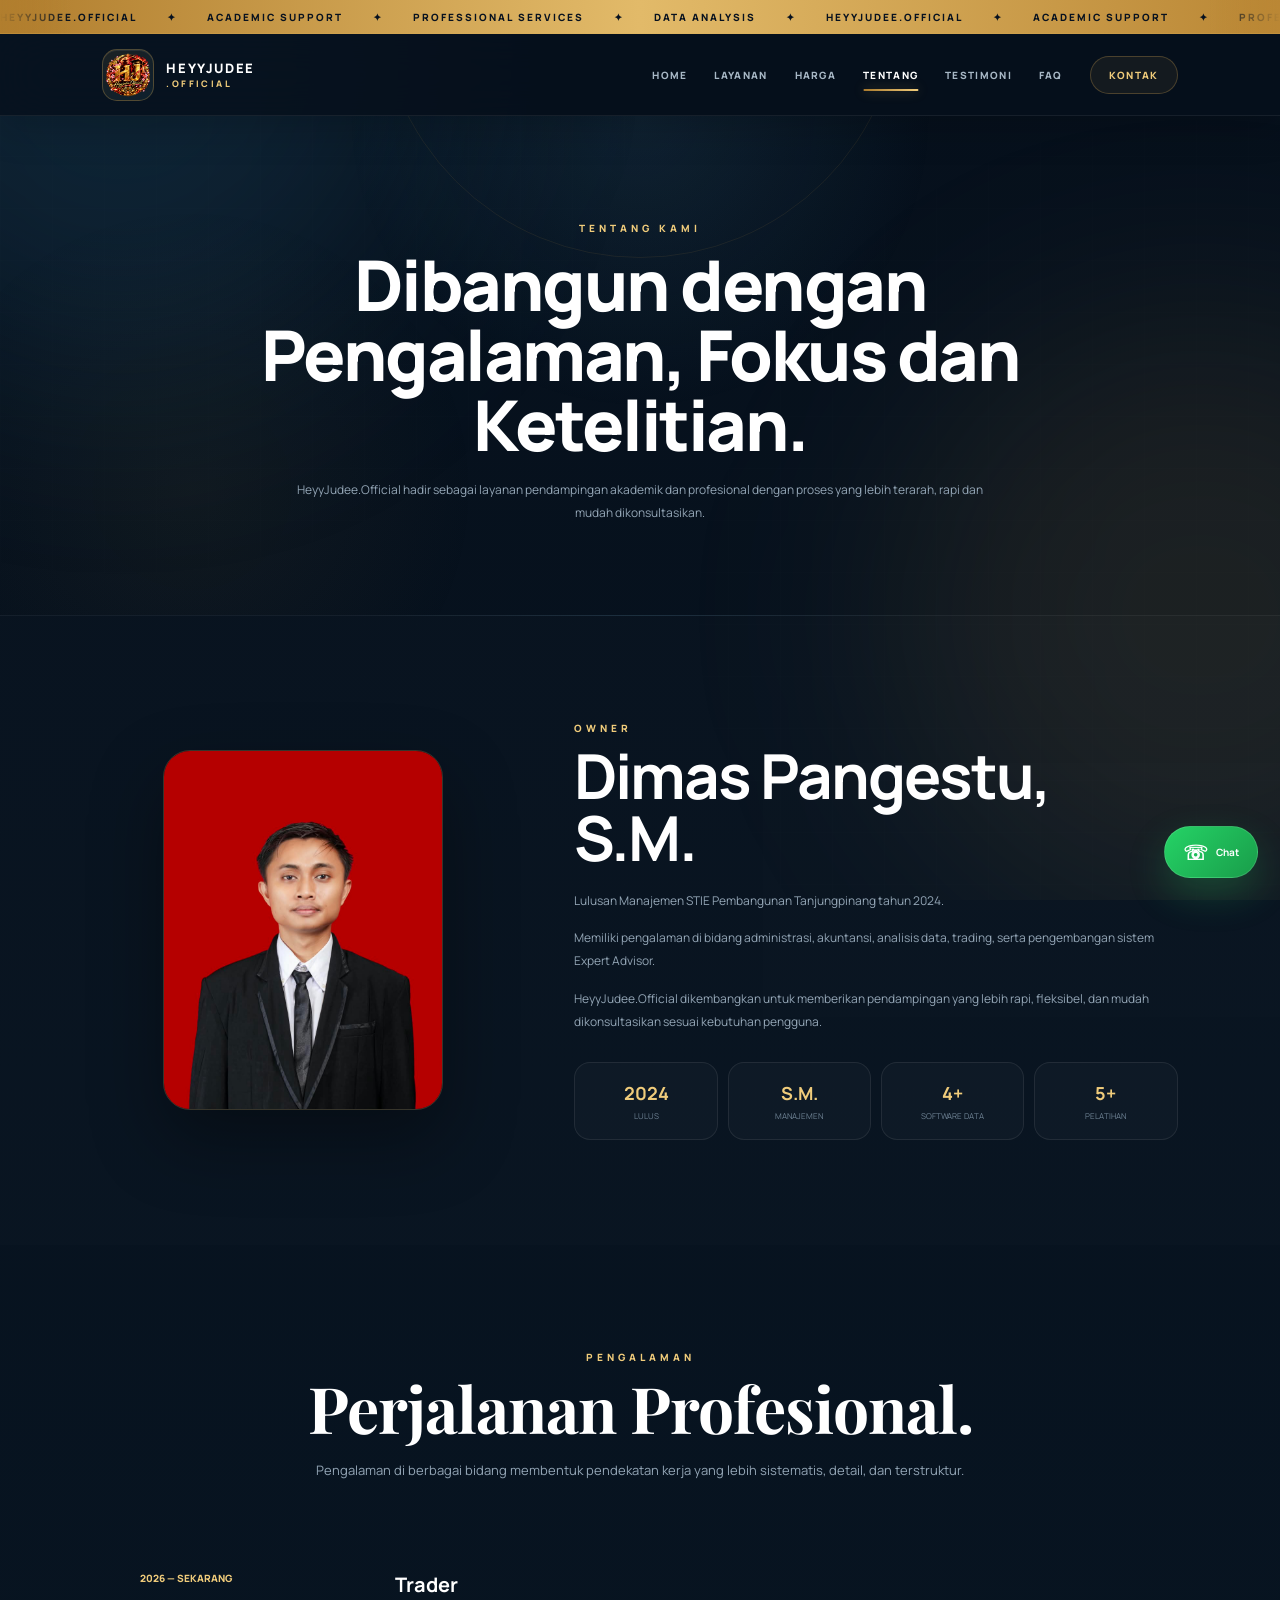
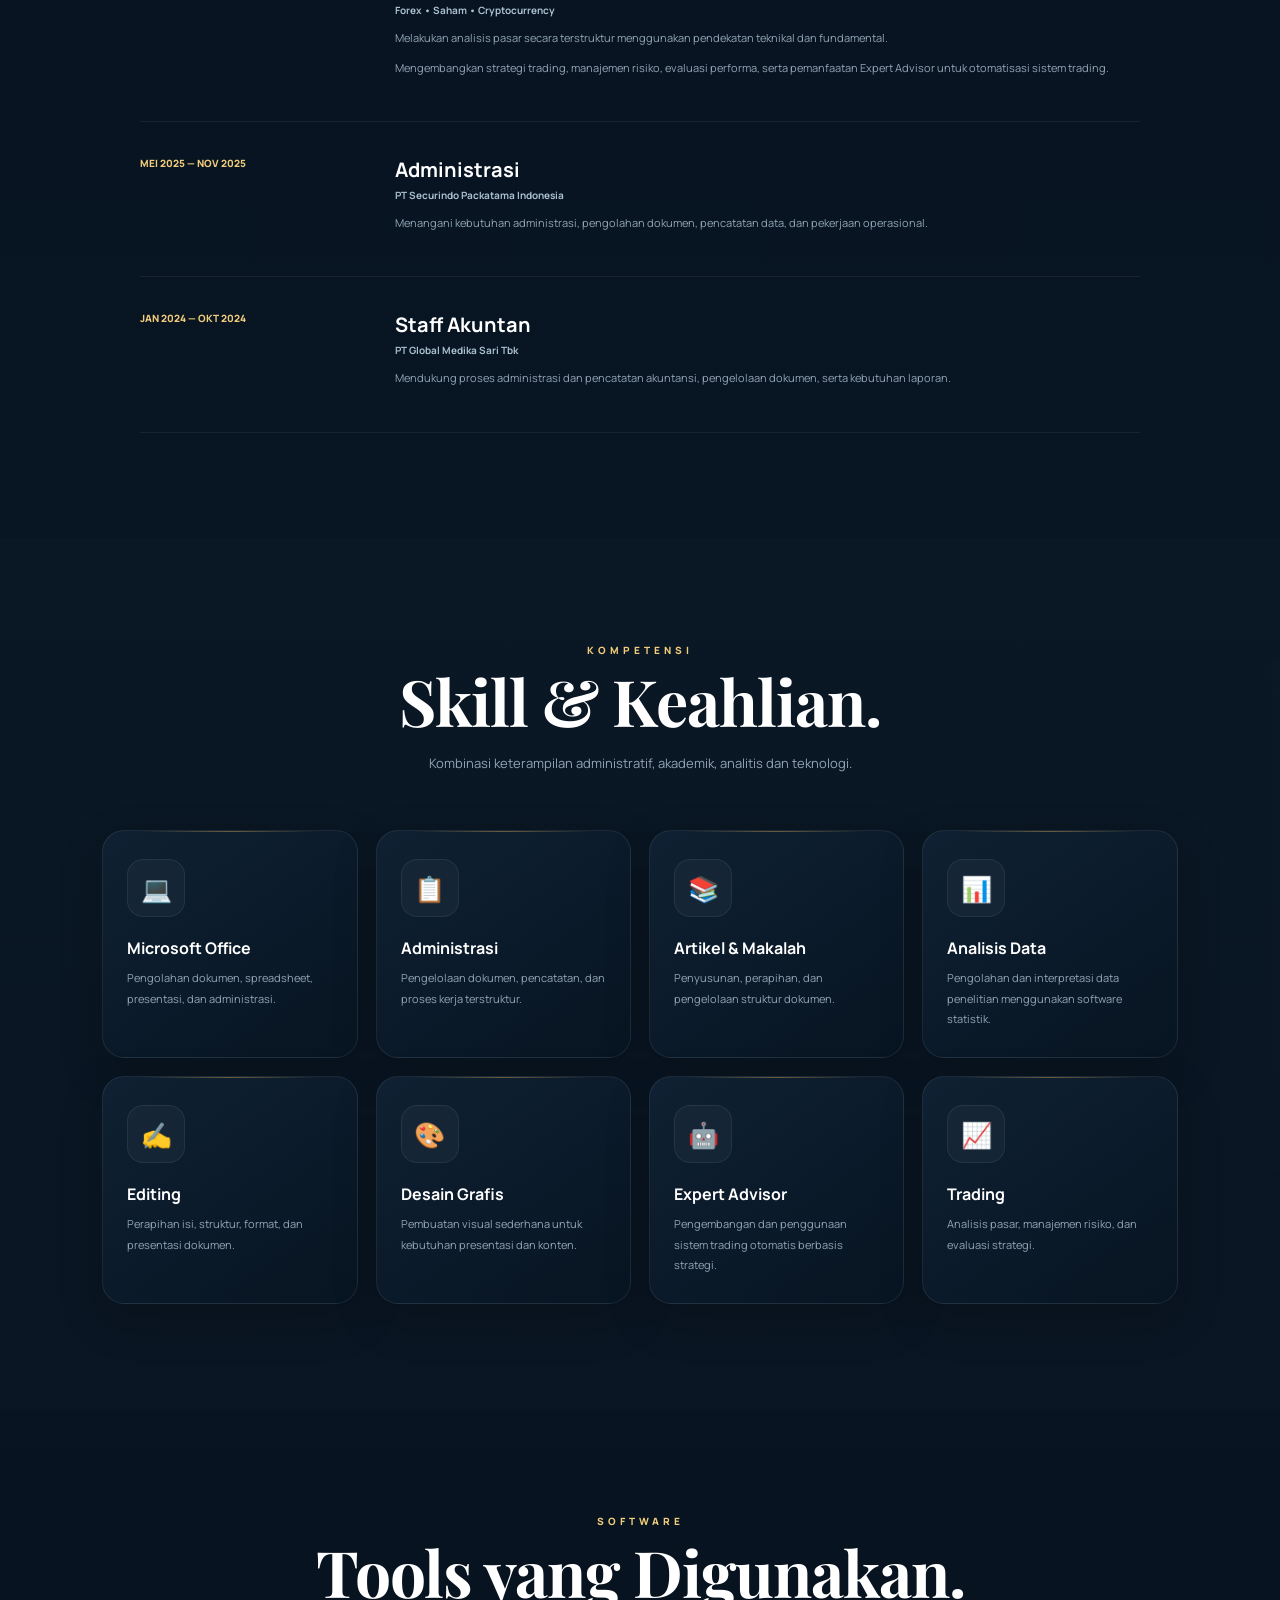
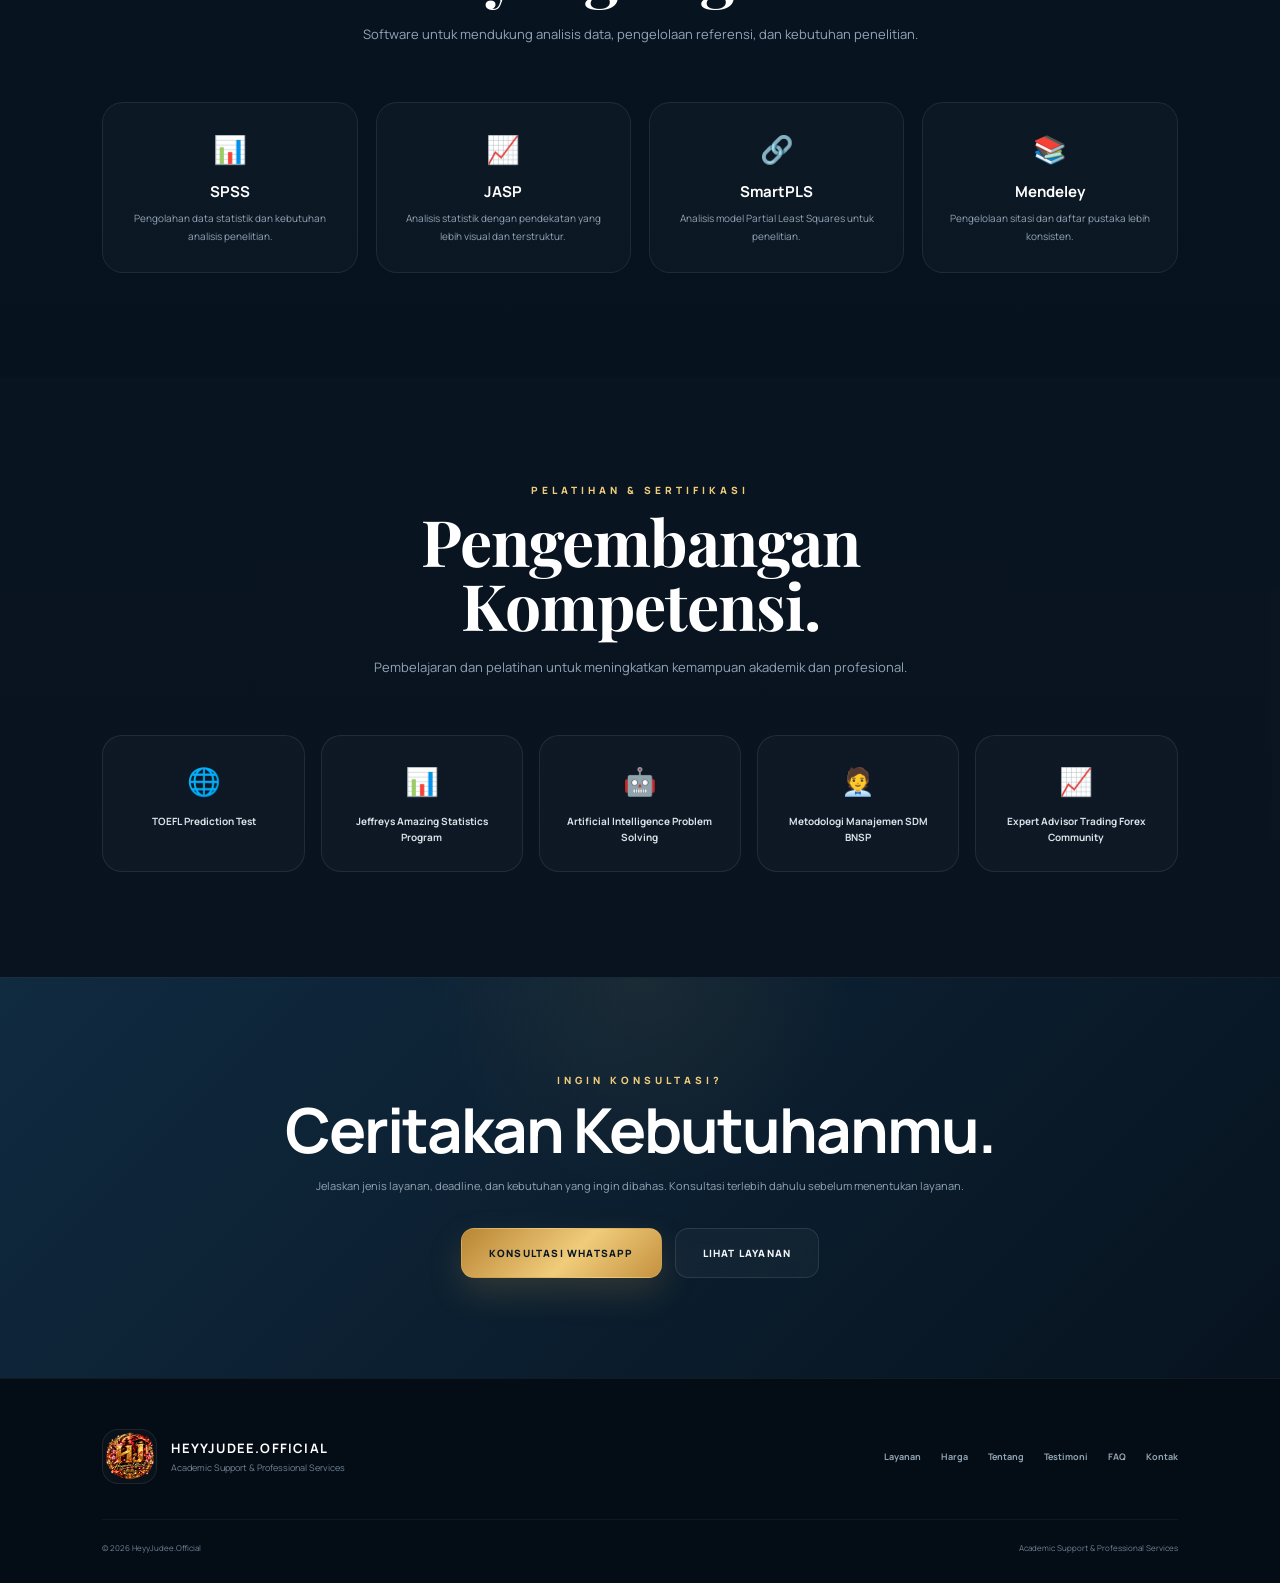
<file: tentang.html>
<!DOCTYPE html>
<html lang="id">

<head>

    <meta charset="UTF-8">

    <meta
        name="viewport"
        content="width=device-width, initial-scale=1.0"
    >

    <title>
        Tentang HeyyJudee Official | Profil & Pengalaman
    </title>

    <meta
        name="description"
        content="Kenali lebih dekat HeyyJudee Official, profil owner, pengalaman, keterampilan, software, dan pelatihan profesional."
    >

    <meta
        name="robots"
        content="index, follow"
    >

    <meta
        name="author"
        content="HeyyJudee Official"
    >

    <meta
        name="theme-color"
        content="#06101c"
    >

    <link
        rel="canonical"
        href="https://dimpangestusr10-commits.github.io/heyyjudee-website/tentang.html"
    >


    <!-- OPEN GRAPH -->

    <meta
        property="og:type"
        content="website"
    >

    <meta
        property="og:title"
        content="Tentang HeyyJudee Official"
    >

    <meta
        property="og:description"
        content="Profil, pengalaman, keterampilan, software, dan pelatihan HeyyJudee Official."
    >

    <meta
        property="og:url"
        content="https://dimpangestusr10-commits.github.io/heyyjudee-website/tentang.html"
    >

    <meta
        property="og:image"
        content="https://dimpangestusr10-commits.github.io/heyyjudee-website/images/logo.png"
    >

    <meta
        property="og:locale"
        content="id_ID"
    >

    <meta
        property="og:site_name"
        content="HeyyJudee Official"
    >


    <!-- FONTS -->

    <link
        rel="preconnect"
        href="https://fonts.googleapis.com"
    >

    <link
        rel="preconnect"
        href="https://fonts.gstatic.com"
        crossorigin
    >

    <link
        href="https://fonts.googleapis.com/css2?family=DM+Sans:wght@400;500;600;700&family=Manrope:wght@500;600;700;800&family=Playfair+Display:wght@600;700&display=swap"
        rel="stylesheet"
    >


    <!-- FAVICON -->

    <link
        rel="icon"
        type="image/png"
        href="images/logo.png"
    >

    <link
        rel="apple-touch-icon"
        href="images/logo.png"
    >


    <!-- CSS -->

    <link
        rel="stylesheet"
        href="style.css?v=4"
    >

</head>


<body>


<!-- =====================================================
     BACKGROUND
===================================================== -->

<div class="site-bg">

    <div class="site-glow site-glow-1"></div>

    <div class="site-glow site-glow-2"></div>

    <div class="site-grid"></div>

</div>



<!-- =====================================================
     TOP MARQUEE
===================================================== -->

<div class="top-marquee">

    <div class="top-marquee-track">

        <span>
            HEYYJUDEE.OFFICIAL
        </span>

        <span class="marquee-dot">
            ✦
        </span>

        <span>
            ACADEMIC SUPPORT
        </span>

        <span class="marquee-dot">
            ✦
        </span>

        <span>
            PROFESSIONAL SERVICES
        </span>

        <span class="marquee-dot">
            ✦
        </span>

        <span>
            DATA ANALYSIS
        </span>

        <span class="marquee-dot">
            ✦
        </span>


        <!-- DUPLICATE -->

        <span>
            HEYYJUDEE.OFFICIAL
        </span>

        <span class="marquee-dot">
            ✦
        </span>

        <span>
            ACADEMIC SUPPORT
        </span>

        <span class="marquee-dot">
            ✦
        </span>

        <span>
            PROFESSIONAL SERVICES
        </span>

        <span class="marquee-dot">
            ✦
        </span>

        <span>
            DATA ANALYSIS
        </span>

        <span class="marquee-dot">
            ✦
        </span>

    </div>

</div>



<!-- =====================================================
     NAVBAR
===================================================== -->

<header class="navbar">


    <a
        href="index.html"
        class="navbar-brand"
        aria-label="HeyyJudee Official Home"
    >

        <div class="navbar-brand-mark">

            <img
                src="images/logo.png"
                alt="HeyyJudee Official"
            >

        </div>


        <div class="navbar-brand-text">

            <strong>
                HEYYJUDEE
            </strong>

            <span>
                .OFFICIAL
            </span>

        </div>

    </a>



    <button
        class="menu-toggle"
        id="menuToggle"
        aria-label="Buka menu"
        aria-expanded="false"
    >

        <span></span>
        <span></span>
        <span></span>

    </button>



    <nav id="mainNav">

        <a href="index.html">
            HOME
        </a>

        <a href="layanan.html">
            LAYANAN
        </a>

        <a href="harga.html">
            HARGA
        </a>

        <a
            href="tentang.html"
            aria-current="page"
        >
            TENTANG
        </a>

        <a href="testimoni.html">
            TESTIMONI
        </a>

        <a href="faq.html">
            FAQ
        </a>

        <a
            href="kontak.html"
            class="nav-contact"
        >
            KONTAK
        </a>

    </nav>


</header>



<main>


<!-- =====================================================
     PAGE HERO
===================================================== -->

<section class="page-hero">

    <p class="eyebrow">
        TENTANG KAMI
    </p>

    <h1>
        Dibangun dengan Pengalaman,
        Fokus dan Ketelitian.
    </h1>

    <p>

        HeyyJudee.Official hadir sebagai layanan
        pendampingan akademik dan profesional
        dengan proses yang lebih terarah,
        rapi dan mudah dikonsultasikan.

    </p>

</section>



<!-- =====================================================
     OWNER PROFILE
===================================================== -->

<section class="section about-owner-section">


    <div class="owner-profile-grid">


        <div class="owner-image">

            <img
                src="images/images.jpeg"
                alt="Dimas Pangestu - Owner HeyyJudee Official"
            >

        </div>



        <div class="owner-content">

            <p class="eyebrow">
                OWNER
            </p>


            <h2>
                Dimas Pangestu, S.M.
            </h2>


            <p>

                Lulusan Manajemen
                STIE Pembangunan Tanjungpinang
                tahun 2024.

            </p>


            <p>

                Memiliki pengalaman di bidang
                administrasi, akuntansi,
                analisis data, trading,
                serta pengembangan sistem
                Expert Advisor.

            </p>


            <p>

                HeyyJudee.Official dikembangkan
                untuk memberikan pendampingan
                yang lebih rapi, fleksibel,
                dan mudah dikonsultasikan
                sesuai kebutuhan pengguna.

            </p>


            <div class="profile-highlights">


                <div>

                    <strong>
                        2024
                    </strong>

                    <span>
                        LULUS
                    </span>

                </div>


                <div>

                    <strong>
                        S.M.
                    </strong>

                    <span>
                        MANAJEMEN
                    </span>

                </div>


                <div>

                    <strong>
                        4+
                    </strong>

                    <span>
                        SOFTWARE DATA
                    </span>

                </div>


                <div>

                    <strong>
                        5+
                    </strong>

                    <span>
                        PELATIHAN
                    </span>

                </div>


            </div>

        </div>


    </div>


</section>



<!-- =====================================================
     EXPERIENCE
===================================================== -->

<section class="section">


    <div class="section-header">

        <p class="eyebrow">
            PENGALAMAN
        </p>

        <h2>
            Perjalanan Profesional.
        </h2>

        <p>

            Pengalaman di berbagai bidang
            membentuk pendekatan kerja yang
            lebih sistematis, detail,
            dan terstruktur.

        </p>

    </div>



    <div class="experience-list">


        <!-- EXPERIENCE 01 -->

        <article>

            <div class="experience-year">
                2026 — SEKARANG
            </div>


            <div>

                <h3>
                    Trader
                </h3>

                <strong>
                    Forex • Saham • Cryptocurrency
                </strong>

                <p>

                    Melakukan analisis pasar
                    secara terstruktur menggunakan
                    pendekatan teknikal
                    dan fundamental.

                </p>

                <p>

                    Mengembangkan strategi trading,
                    manajemen risiko,
                    evaluasi performa,
                    serta pemanfaatan
                    Expert Advisor
                    untuk otomatisasi sistem trading.

                </p>

            </div>

        </article>



        <!-- EXPERIENCE 02 -->

        <article>

            <div class="experience-year">
                MEI 2025 — NOV 2025
            </div>


            <div>

                <h3>
                    Administrasi
                </h3>

                <strong>
                    PT Securindo Packatama Indonesia
                </strong>

                <p>

                    Menangani kebutuhan administrasi,
                    pengolahan dokumen,
                    pencatatan data,
                    dan pekerjaan operasional.

                </p>

            </div>

        </article>



        <!-- EXPERIENCE 03 -->

        <article>

            <div class="experience-year">
                JAN 2024 — OKT 2024
            </div>


            <div>

                <h3>
                    Staff Akuntan
                </h3>

                <strong>
                    PT Global Medika Sari Tbk
                </strong>

                <p>

                    Mendukung proses administrasi
                    dan pencatatan akuntansi,
                    pengelolaan dokumen,
                    serta kebutuhan laporan.

                </p>

            </div>

        </article>


    </div>


</section>



<!-- =====================================================
     SKILLS
===================================================== -->

<section class="section why-section">


    <div class="section-header">

        <p class="eyebrow">
            KOMPETENSI
        </p>

        <h2>
            Skill & Keahlian.
        </h2>

        <p>

            Kombinasi keterampilan administratif,
            akademik, analitis dan teknologi.

        </p>

    </div>



    <div class="why-grid">


        <article>

            <div>
                💻
            </div>

            <h3>
                Microsoft Office
            </h3>

            <p>

                Pengolahan dokumen,
                spreadsheet,
                presentasi,
                dan administrasi.

            </p>

        </article>



        <article>

            <div>
                📋
            </div>

            <h3>
                Administrasi
            </h3>

            <p>

                Pengelolaan dokumen,
                pencatatan,
                dan proses kerja terstruktur.

            </p>

        </article>



        <article>

            <div>
                📚
            </div>

            <h3>
                Artikel & Makalah
            </h3>

            <p>

                Penyusunan,
                perapihan,
                dan pengelolaan struktur dokumen.

            </p>

        </article>



        <article>

            <div>
                📊
            </div>

            <h3>
                Analisis Data
            </h3>

            <p>

                Pengolahan dan interpretasi
                data penelitian
                menggunakan software statistik.

            </p>

        </article>



        <article>

            <div>
                ✍️
            </div>

            <h3>
                Editing
            </h3>

            <p>

                Perapihan isi,
                struktur,
                format,
                dan presentasi dokumen.

            </p>

        </article>



        <article>

            <div>
                🎨
            </div>

            <h3>
                Desain Grafis
            </h3>

            <p>

                Pembuatan visual
                sederhana untuk kebutuhan
                presentasi dan konten.

            </p>

        </article>



        <article>

            <div>
                🤖
            </div>

            <h3>
                Expert Advisor
            </h3>

            <p>

                Pengembangan dan penggunaan
                sistem trading otomatis
                berbasis strategi.

            </p>

        </article>



        <article>

            <div>
                📈
            </div>

            <h3>
                Trading
            </h3>

            <p>

                Analisis pasar,
                manajemen risiko,
                dan evaluasi strategi.

            </p>

        </article>


    </div>


</section>



<!-- =====================================================
     SOFTWARE
===================================================== -->

<section class="section">


    <div class="section-header">

        <p class="eyebrow">
            SOFTWARE
        </p>

        <h2>
            Tools yang Digunakan.
        </h2>

        <p>

            Software untuk mendukung
            analisis data,
            pengelolaan referensi,
            dan kebutuhan penelitian.

        </p>

    </div>



    <div class="price-info-grid">


        <article>

            <div>
                📊
            </div>

            <h3>
                SPSS
            </h3>

            <p>

                Pengolahan data statistik
                dan kebutuhan analisis penelitian.

            </p>

        </article>



        <article>

            <div>
                📈
            </div>

            <h3>
                JASP
            </h3>

            <p>

                Analisis statistik
                dengan pendekatan yang
                lebih visual dan terstruktur.

            </p>

        </article>



        <article>

            <div>
                🔗
            </div>

            <h3>
                SmartPLS
            </h3>

            <p>

                Analisis model
                Partial Least Squares
                untuk penelitian.

            </p>

        </article>



        <article>

            <div>
                📚
            </div>

            <h3>
                Mendeley
            </h3>

            <p>

                Pengelolaan sitasi
                dan daftar pustaka
                lebih konsisten.

            </p>

        </article>


    </div>


</section>



<!-- =====================================================
     CERTIFICATES
===================================================== -->

<section class="section why-section">


    <div class="section-header">

        <p class="eyebrow">
            PELATIHAN & SERTIFIKASI
        </p>

        <h2>
            Pengembangan Kompetensi.
        </h2>

        <p>

            Pembelajaran dan pelatihan
            untuk meningkatkan kemampuan
            akademik dan profesional.

        </p>

    </div>



    <div class="certificate-grid">


        <article>

            <div>
                🌐
            </div>

            <h3>
                TOEFL Prediction Test
            </h3>

        </article>



        <article>

            <div>
                📊
            </div>

            <h3>
                Jeffreys Amazing Statistics Program
            </h3>

        </article>



        <article>

            <div>
                🤖
            </div>

            <h3>
                Artificial Intelligence Problem Solving
            </h3>

        </article>



        <article>

            <div>
                🧑‍💼
            </div>

            <h3>
                Metodologi Manajemen SDM BNSP
            </h3>

        </article>



        <article>

            <div>
                📈
            </div>

            <h3>
                Expert Advisor Trading Forex Community
            </h3>

        </article>


    </div>


</section>



<!-- =====================================================
     CTA
===================================================== -->

<section class="service-cta">


    <div>

        <p class="eyebrow">
            INGIN KONSULTASI?
        </p>


        <h2>
            Ceritakan Kebutuhanmu.
        </h2>


        <p>

            Jelaskan jenis layanan,
            deadline,
            dan kebutuhan yang ingin dibahas.

            Konsultasi terlebih dahulu
            sebelum menentukan layanan.

        </p>


        <a
            href="https://wa.me/6282287128702?text=Halo%20HeyyJudee.Official,%20saya%20ingin%20konsultasi%20mengenai%20layanan."
            target="_blank"
            rel="noopener noreferrer"
            class="btn btn-primary"
        >
            KONSULTASI WHATSAPP
        </a>


        <a
            href="layanan.html"
            class="btn btn-secondary"
        >
            LIHAT LAYANAN
        </a>


    </div>


</section>


</main>



<!-- =====================================================
     FOOTER
===================================================== -->

<footer class="premium-footer">


    <div class="premium-footer-main">


        <div class="footer-brand">


            <div class="footer-brand-logo">

                <img
                    src="images/logo.png"
                    alt="HeyyJudee Official"
                >

            </div>


            <div>

                <h3>
                    HEYYJUDEE.OFFICIAL
                </h3>

                <p>
                    Academic Support &
                    Professional Services
                </p>

            </div>


        </div>



        <div class="footer-links">

            <a href="layanan.html">
                Layanan
            </a>

            <a href="harga.html">
                Harga
            </a>

            <a href="tentang.html">
                Tentang
            </a>

            <a href="testimoni.html">
                Testimoni
            </a>

            <a href="faq.html">
                FAQ
            </a>

            <a href="kontak.html">
                Kontak
            </a>

        </div>


    </div>



    <div class="premium-footer-bottom">

        <p>
            © 2026 HeyyJudee.Official
        </p>

        <span>
            Academic Support & Professional Services
        </span>

    </div>


</footer>



<!-- =====================================================
     FLOATING WHATSAPP
===================================================== -->

<a
    href="https://wa.me/6282287128702?text=Halo%20HeyyJudee.Official,%20saya%20ingin%20bertanya."
    target="_blank"
    rel="noopener noreferrer"
    class="floating-wa"
    aria-label="Chat WhatsApp"
>

    <span>
        ☏
    </span>

    <strong>
        Chat
    </strong>

</a>



<script src="script.js?v=3"></script>


</body>

</html>
</file>
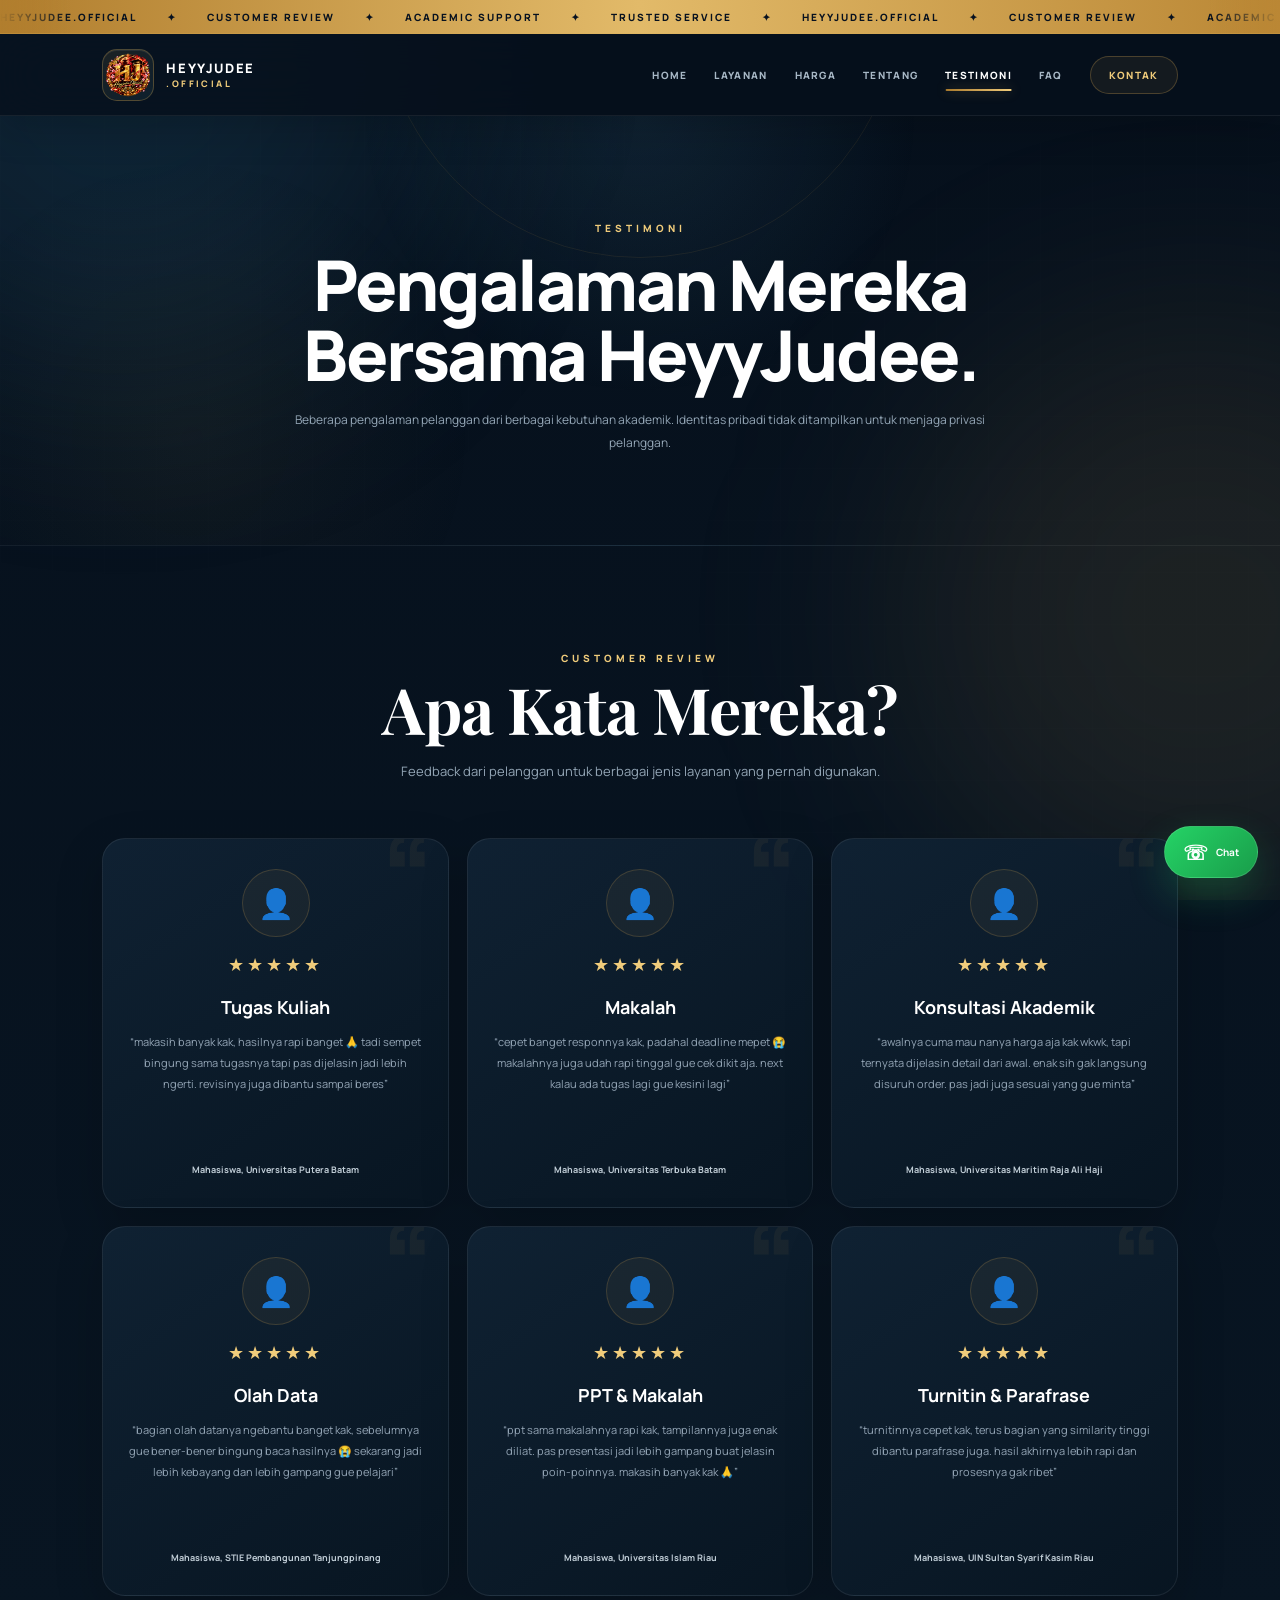
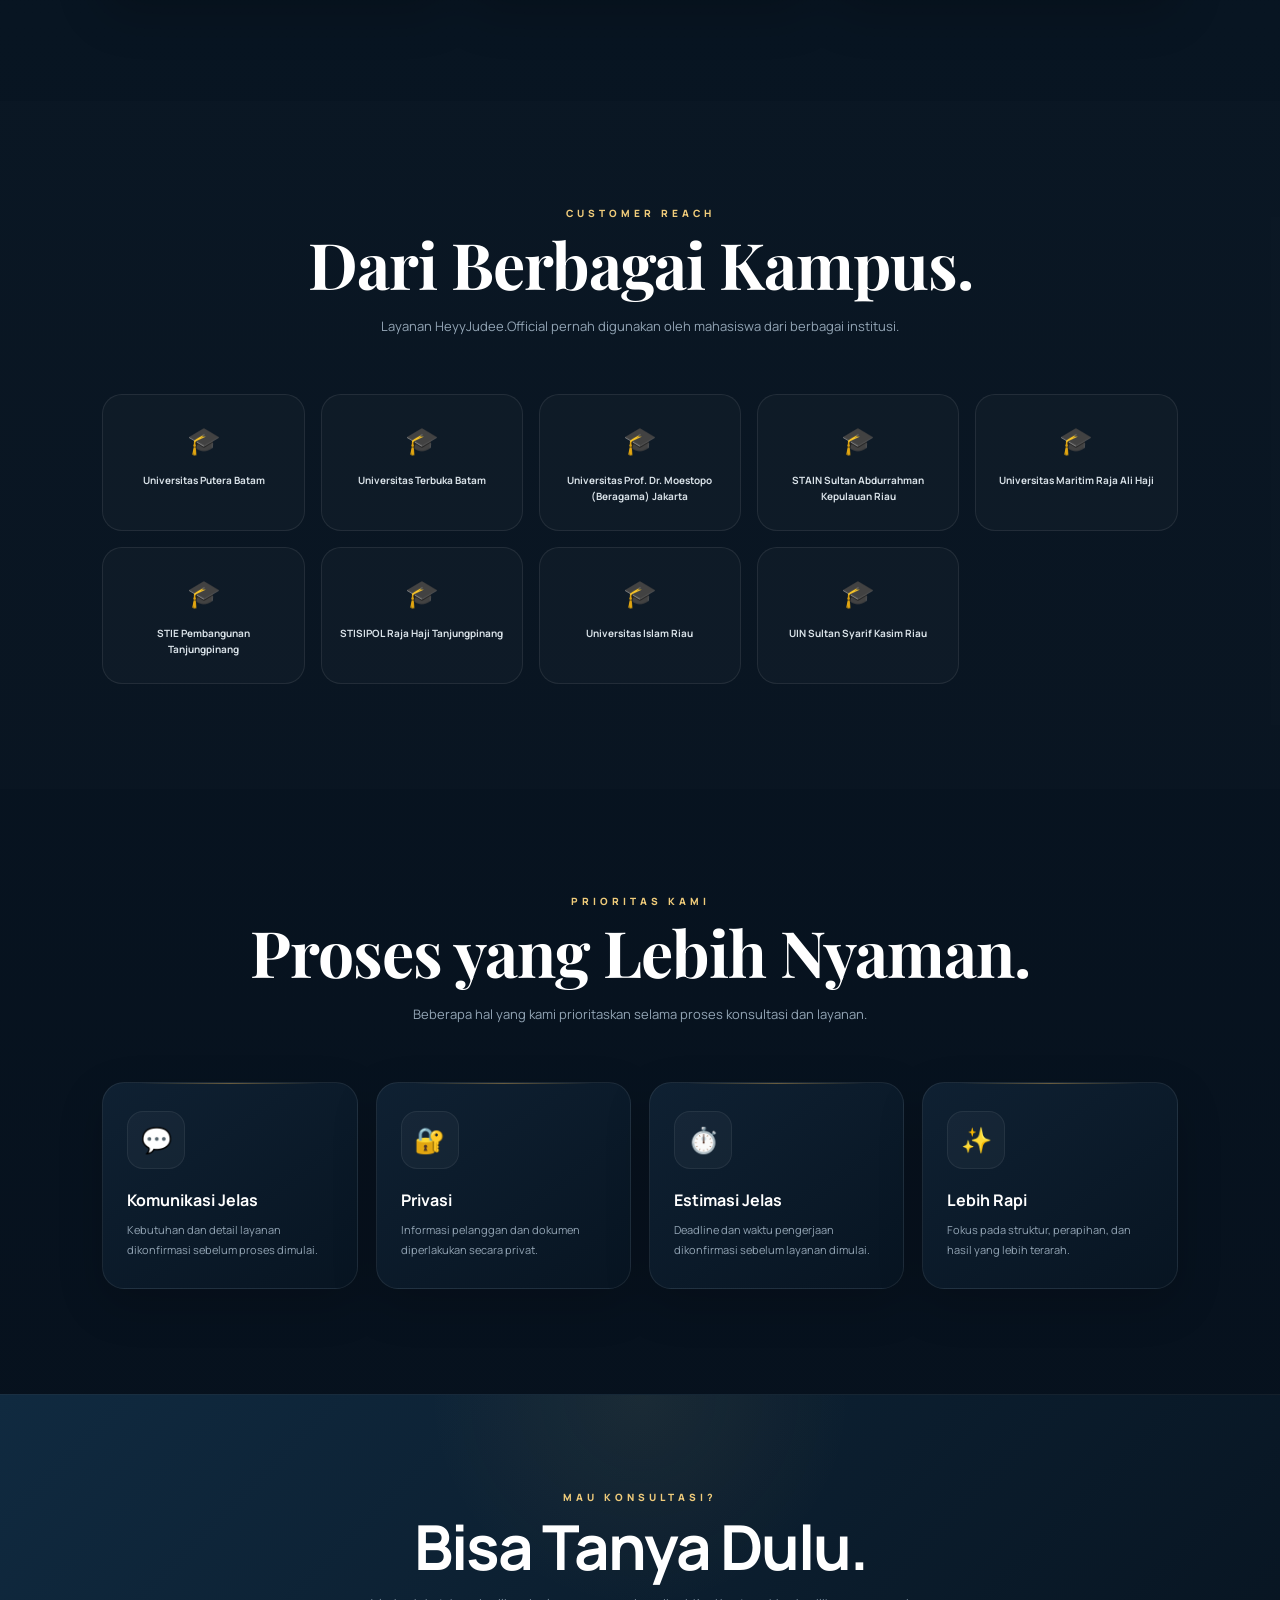
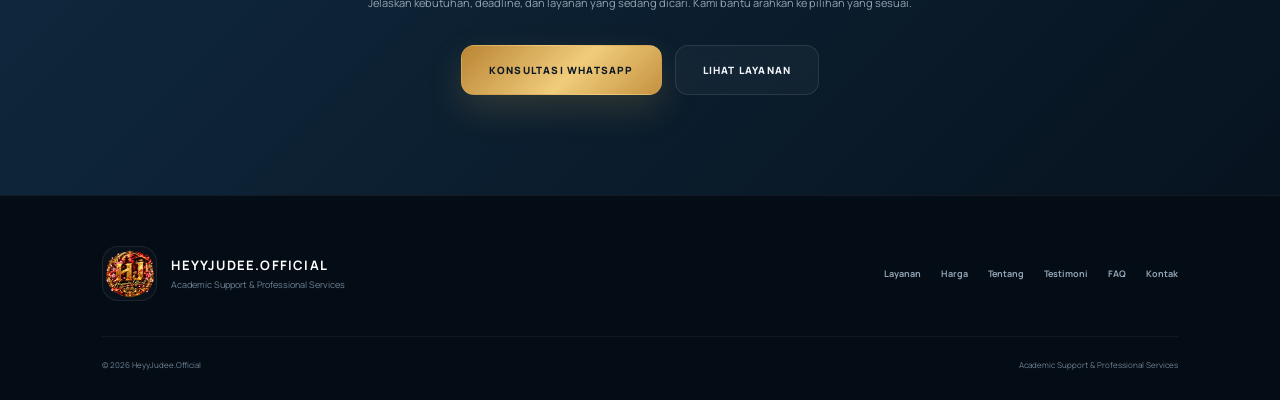
<file: testimoni.html>
<!DOCTYPE html>
<html lang="id">

<head>

    <meta charset="UTF-8">

    <meta
        name="viewport"
        content="width=device-width, initial-scale=1.0"
    >

    <title>
        Testimoni Pelanggan | HeyyJudee Official
    </title>

    <meta
        name="description"
        content="Lihat testimoni pelanggan HeyyJudee Official dari berbagai kampus dan layanan akademik seperti tugas kuliah, makalah, olah data, Turnitin, parafrase, dan konsultasi."
    >

    <meta
        name="robots"
        content="index, follow"
    >

    <meta
        name="author"
        content="HeyyJudee Official"
    >

    <meta
        name="theme-color"
        content="#06101c"
    >

    <link
        rel="canonical"
        href="https://dimpangestusr10-commits.github.io/heyyjudee-website/testimoni.html"
    >


    <!-- OPEN GRAPH -->

    <meta
        property="og:type"
        content="website"
    >

    <meta
        property="og:title"
        content="Testimoni Pelanggan | HeyyJudee Official"
    >

    <meta
        property="og:description"
        content="Pengalaman pelanggan yang telah menggunakan layanan HeyyJudee Official."
    >

    <meta
        property="og:url"
        content="https://dimpangestusr10-commits.github.io/heyyjudee-website/testimoni.html"
    >

    <meta
        property="og:image"
        content="https://dimpangestusr10-commits.github.io/heyyjudee-website/images/logo.png"
    >

    <meta
        property="og:locale"
        content="id_ID"
    >

    <meta
        property="og:site_name"
        content="HeyyJudee Official"
    >


    <!-- FONTS -->

    <link
        rel="preconnect"
        href="https://fonts.googleapis.com"
    >

    <link
        rel="preconnect"
        href="https://fonts.gstatic.com"
        crossorigin
    >

    <link
        href="https://fonts.googleapis.com/css2?family=DM+Sans:wght@400;500;600;700&family=Manrope:wght@500;600;700;800&family=Playfair+Display:wght@600;700&display=swap"
        rel="stylesheet"
    >


    <!-- FAVICON -->

    <link
        rel="icon"
        type="image/png"
        href="images/logo.png"
    >

    <link
        rel="apple-touch-icon"
        href="images/logo.png"
    >


    <!-- CSS -->

    <link
        rel="stylesheet"
        href="style.css?v=4"
    >

</head>


<body>


<!-- =====================================================
     BACKGROUND
===================================================== -->

<div class="site-bg">

    <div class="site-glow site-glow-1"></div>

    <div class="site-glow site-glow-2"></div>

    <div class="site-grid"></div>

</div>



<!-- =====================================================
     TOP MARQUEE
===================================================== -->

<div class="top-marquee">

    <div class="top-marquee-track">

        <span>
            HEYYJUDEE.OFFICIAL
        </span>

        <span class="marquee-dot">
            ✦
        </span>

        <span>
            CUSTOMER REVIEW
        </span>

        <span class="marquee-dot">
            ✦
        </span>

        <span>
            ACADEMIC SUPPORT
        </span>

        <span class="marquee-dot">
            ✦
        </span>

        <span>
            TRUSTED SERVICE
        </span>

        <span class="marquee-dot">
            ✦
        </span>


        <!-- DUPLICATE -->

        <span>
            HEYYJUDEE.OFFICIAL
        </span>

        <span class="marquee-dot">
            ✦
        </span>

        <span>
            CUSTOMER REVIEW
        </span>

        <span class="marquee-dot">
            ✦
        </span>

        <span>
            ACADEMIC SUPPORT
        </span>

        <span class="marquee-dot">
            ✦
        </span>

        <span>
            TRUSTED SERVICE
        </span>

        <span class="marquee-dot">
            ✦
        </span>

    </div>

</div>



<!-- =====================================================
     NAVBAR
===================================================== -->

<header class="navbar">


    <a
        href="index.html"
        class="navbar-brand"
        aria-label="HeyyJudee Official Home"
    >

        <div class="navbar-brand-mark">

            <img
                src="images/logo.png"
                alt="HeyyJudee Official"
            >

        </div>


        <div class="navbar-brand-text">

            <strong>
                HEYYJUDEE
            </strong>

            <span>
                .OFFICIAL
            </span>

        </div>

    </a>



    <button
        class="menu-toggle"
        id="menuToggle"
        aria-label="Buka menu"
        aria-expanded="false"
    >

        <span></span>
        <span></span>
        <span></span>

    </button>



    <nav id="mainNav">

        <a href="index.html">
            HOME
        </a>

        <a href="layanan.html">
            LAYANAN
        </a>

        <a href="harga.html">
            HARGA
        </a>

        <a href="tentang.html">
            TENTANG
        </a>

        <a
            href="testimoni.html"
            aria-current="page"
        >
            TESTIMONI
        </a>

        <a href="faq.html">
            FAQ
        </a>

        <a
            href="kontak.html"
            class="nav-contact"
        >
            KONTAK
        </a>

    </nav>


</header>



<main>


<!-- =====================================================
     PAGE HERO
===================================================== -->

<section class="page-hero">

    <p class="eyebrow">
        TESTIMONI
    </p>

    <h1>
        Pengalaman Mereka
        Bersama HeyyJudee.
    </h1>

    <p>

        Beberapa pengalaman pelanggan
        dari berbagai kebutuhan akademik.

        Identitas pribadi tidak ditampilkan
        untuk menjaga privasi pelanggan.

    </p>

</section>



<!-- =====================================================
     TESTIMONIALS
===================================================== -->

<section class="section">


    <div class="section-header">

        <p class="eyebrow">
            CUSTOMER REVIEW
        </p>

        <h2>
            Apa Kata Mereka?
        </h2>

        <p>

            Feedback dari pelanggan
            untuk berbagai jenis layanan
            yang pernah digunakan.

        </p>

    </div>



    <div class="testimonial-grid">


        <!-- 01 -->

        <article class="testimonial-card">


            <div class="testimonial-avatar">
                👤
            </div>


            <div class="testimonial-stars">
                ★★★★★
            </div>


            <h3>
                Tugas Kuliah
            </h3>


            <p>

                “makasih banyak kak,
                hasilnya rapi banget 🙏

                tadi sempet bingung sama tugasnya
                tapi pas dijelasin jadi lebih ngerti.

                revisinya juga dibantu sampai beres”

            </p>


            <strong>
                Mahasiswa, Universitas Putera Batam
            </strong>


        </article>



        <!-- 02 -->

        <article class="testimonial-card">


            <div class="testimonial-avatar">
                👤
            </div>


            <div class="testimonial-stars">
                ★★★★★
            </div>


            <h3>
                Makalah
            </h3>


            <p>

                “cepet banget responnya kak,
                padahal deadline mepet 😭

                makalahnya juga udah rapi
                tinggal gue cek dikit aja.

                next kalau ada tugas lagi
                gue kesini lagi”

            </p>


            <strong>
                Mahasiswa, Universitas Terbuka Batam
            </strong>


        </article>



        <!-- 03 -->

        <article class="testimonial-card">


            <div class="testimonial-avatar">
                👤
            </div>


            <div class="testimonial-stars">
                ★★★★★
            </div>


            <h3>
                Konsultasi Akademik
            </h3>


            <p>

                “awalnya cuma mau nanya harga
                aja kak wkwk,

                tapi ternyata dijelasin detail
                dari awal.

                enak sih gak langsung disuruh order.
                pas jadi juga sesuai yang gue minta”

            </p>


            <strong>
                Mahasiswa, Universitas Maritim Raja Ali Haji
            </strong>


        </article>



        <!-- 04 -->

        <article class="testimonial-card">


            <div class="testimonial-avatar">
                👤
            </div>


            <div class="testimonial-stars">
                ★★★★★
            </div>


            <h3>
                Olah Data
            </h3>


            <p>

                “bagian olah datanya
                ngebantu banget kak,

                sebelumnya gue bener-bener bingung
                baca hasilnya 😭

                sekarang jadi lebih kebayang
                dan lebih gampang gue pelajari”

            </p>


            <strong>
                Mahasiswa, STIE Pembangunan Tanjungpinang
            </strong>


        </article>



        <!-- 05 -->

        <article class="testimonial-card">


            <div class="testimonial-avatar">
                👤
            </div>


            <div class="testimonial-stars">
                ★★★★★
            </div>


            <h3>
                PPT & Makalah
            </h3>


            <p>

                “ppt sama makalahnya rapi kak,
                tampilannya juga enak diliat.

                pas presentasi jadi lebih gampang
                buat jelasin poin-poinnya.

                makasih banyak kak 🙏”

            </p>


            <strong>
                Mahasiswa, Universitas Islam Riau
            </strong>


        </article>



        <!-- 06 -->

        <article class="testimonial-card">


            <div class="testimonial-avatar">
                👤
            </div>


            <div class="testimonial-stars">
                ★★★★★
            </div>


            <h3>
                Turnitin & Parafrase
            </h3>


            <p>

                “turnitinnya cepet kak,

                terus bagian yang similarity tinggi
                dibantu parafrase juga.

                hasil akhirnya lebih rapi
                dan prosesnya gak ribet”

            </p>


            <strong>
                Mahasiswa, UIN Sultan Syarif Kasim Riau
            </strong>


        </article>


    </div>


</section>



<!-- =====================================================
     CAMPUS SECTION
===================================================== -->

<section class="section why-section">


    <div class="section-header">

        <p class="eyebrow">
            CUSTOMER REACH
        </p>

        <h2>
            Dari Berbagai Kampus.
        </h2>

        <p>

            Layanan HeyyJudee.Official
            pernah digunakan oleh mahasiswa
            dari berbagai institusi.

        </p>

    </div>



    <div class="certificate-grid">


        <article>

            <div>
                🎓
            </div>

            <h3>
                Universitas Putera Batam
            </h3>

        </article>



        <article>

            <div>
                🎓
            </div>

            <h3>
                Universitas Terbuka Batam
            </h3>

        </article>



        <article>

            <div>
                🎓
            </div>

            <h3>
                Universitas Prof. Dr. Moestopo (Beragama) Jakarta
            </h3>

        </article>



        <article>

            <div>
                🎓
            </div>

            <h3>
                STAIN Sultan Abdurrahman Kepulauan Riau
            </h3>

        </article>



        <article>

            <div>
                🎓
            </div>

            <h3>
                Universitas Maritim Raja Ali Haji
            </h3>

        </article>



        <article>

            <div>
                🎓
            </div>

            <h3>
                STIE Pembangunan Tanjungpinang
            </h3>

        </article>



        <article>

            <div>
                🎓
            </div>

            <h3>
                STISIPOL Raja Haji Tanjungpinang
            </h3>

        </article>



        <article>

            <div>
                🎓
            </div>

            <h3>
                Universitas Islam Riau
            </h3>

        </article>



        <article>

            <div>
                🎓
            </div>

            <h3>
                UIN Sultan Syarif Kasim Riau
            </h3>

        </article>


    </div>


</section>



<!-- =====================================================
     TRUST POINTS
===================================================== -->

<section class="section">


    <div class="section-header">

        <p class="eyebrow">
            PRIORITAS KAMI
        </p>

        <h2>
            Proses yang Lebih Nyaman.
        </h2>

        <p>

            Beberapa hal yang kami prioritaskan
            selama proses konsultasi dan layanan.

        </p>

    </div>



    <div class="why-grid">


        <article>

            <div>
                💬
            </div>

            <h3>
                Komunikasi Jelas
            </h3>

            <p>

                Kebutuhan dan detail layanan
                dikonfirmasi sebelum proses dimulai.

            </p>

        </article>



        <article>

            <div>
                🔐
            </div>

            <h3>
                Privasi
            </h3>

            <p>

                Informasi pelanggan
                dan dokumen diperlakukan
                secara privat.

            </p>

        </article>



        <article>

            <div>
                ⏱️
            </div>

            <h3>
                Estimasi Jelas
            </h3>

            <p>

                Deadline dan waktu pengerjaan
                dikonfirmasi sebelum layanan dimulai.

            </p>

        </article>



        <article>

            <div>
                ✨
            </div>

            <h3>
                Lebih Rapi
            </h3>

            <p>

                Fokus pada struktur,
                perapihan,
                dan hasil yang lebih terarah.

            </p>

        </article>


    </div>


</section>



<!-- =====================================================
     CTA
===================================================== -->

<section class="service-cta">


    <div>

        <p class="eyebrow">
            MAU KONSULTASI?
        </p>


        <h2>
            Bisa Tanya Dulu.
        </h2>


        <p>

            Jelaskan kebutuhan,
            deadline,
            dan layanan yang sedang dicari.

            Kami bantu arahkan
            ke pilihan yang sesuai.

        </p>


        <a
            href="https://wa.me/6282287128702?text=Halo%20HeyyJudee.Official,%20saya%20ingin%20konsultasi%20mengenai%20layanan."
            target="_blank"
            rel="noopener noreferrer"
            class="btn btn-primary"
        >
            KONSULTASI WHATSAPP
        </a>


        <a
            href="layanan.html"
            class="btn btn-secondary"
        >
            LIHAT LAYANAN
        </a>


    </div>


</section>


</main>



<!-- =====================================================
     FOOTER
===================================================== -->

<footer class="premium-footer">


    <div class="premium-footer-main">


        <div class="footer-brand">


            <div class="footer-brand-logo">

                <img
                    src="images/logo.png"
                    alt="HeyyJudee Official"
                >

            </div>


            <div>

                <h3>
                    HEYYJUDEE.OFFICIAL
                </h3>

                <p>
                    Academic Support &
                    Professional Services
                </p>

            </div>


        </div>



        <div class="footer-links">

            <a href="layanan.html">
                Layanan
            </a>

            <a href="harga.html">
                Harga
            </a>

            <a href="tentang.html">
                Tentang
            </a>

            <a href="testimoni.html">
                Testimoni
            </a>

            <a href="faq.html">
                FAQ
            </a>

            <a href="kontak.html">
                Kontak
            </a>

        </div>


    </div>



    <div class="premium-footer-bottom">

        <p>
            © 2026 HeyyJudee.Official
        </p>

        <span>
            Academic Support & Professional Services
        </span>

    </div>


</footer>



<!-- =====================================================
     FLOATING WHATSAPP
===================================================== -->

<a
    href="https://wa.me/6282287128702?text=Halo%20HeyyJudee.Official,%20saya%20ingin%20bertanya."
    target="_blank"
    rel="noopener noreferrer"
    class="floating-wa"
    aria-label="Chat WhatsApp"
>

    <span>
        ☏
    </span>

    <strong>
        Chat
    </strong>

</a>



<script src="script.js?v=3"></script>


</body>

</html>
</file>
<file: style.css>
/* ======================================================
   HEYYJUDEE.OFFICIAL
   PREMIUM DARK MARKETPLACE — FINAL CSS
====================================================== */


/* ======================================================
   ROOT
====================================================== */

:root {
    --bg: #06101c;
    --bg-2: #091522;
    --bg-3: #0d1b2a;

    --surface: rgba(15, 31, 47, 0.82);
    --surface-strong: #102337;
    --surface-soft: rgba(255, 255, 255, 0.045);

    --navy: #122c43;
    --navy-light: #1b3c57;

    --gold: #d8aa52;
    --gold-2: #f0cc7b;
    --gold-dark: #a97a2d;

    --cyan: #74c7dd;
    --cyan-soft: rgba(116, 199, 221, 0.14);

    --white: #ffffff;
    --text: #f3f6fa;
    --muted: #93a5b5;
    --muted-2: #708496;

    --success: #25d366;

    --border: rgba(255, 255, 255, 0.08);
    --border-gold: rgba(216, 170, 82, 0.28);

    --shadow:
        0 20px 55px rgba(0, 0, 0, 0.28);

    --shadow-lg:
        0 30px 90px rgba(0, 0, 0, 0.42);

    --radius:
        24px;

    --radius-sm:
        16px;
}


/* ======================================================
   RESET
====================================================== */

* {
    margin: 0;
    padding: 0;
    box-sizing: border-box;
}

html {
    scroll-behavior: smooth;
}

body {
    min-height: 100vh;

    font-family:
        "Manrope",
        "Montserrat",
        Arial,
        sans-serif;

    color: var(--text);

    background:
        linear-gradient(
            180deg,
            #06101c 0%,
            #081522 45%,
            #06101c 100%
        );

    overflow-x: hidden;
}

body::selection {
    color: #081522;
    background: var(--gold-2);
}

img {
    display: block;
    max-width: 100%;
}

a {
    color: inherit;
    text-decoration: none;
}

button,
input,
textarea,
select {
    font: inherit;
}

button {
    cursor: pointer;
}


/* ======================================================
   GLOBAL BACKGROUND EFFECTS
====================================================== */

.site-bg {
    position: fixed;
    inset: 0;

    z-index: -10;

    overflow: hidden;

    pointer-events: none;
}

.site-grid {
    position: absolute;
    inset: 0;

    opacity: 0.18;

    background-image:
        linear-gradient(
            rgba(255,255,255,0.025) 1px,
            transparent 1px
        ),
        linear-gradient(
            90deg,
            rgba(255,255,255,0.025) 1px,
            transparent 1px
        );

    background-size:
        52px 52px;
}

.site-glow {
    position: absolute;

    width: 600px;
    height: 600px;

    border-radius: 50%;

    filter:
        blur(110px);
}

.site-glow-1 {
    top: -240px;
    left: -180px;

    background:
        rgba(53, 123, 163, 0.18);
}

.site-glow-2 {
    right: -220px;
    top: 35%;

    background:
        rgba(216, 170, 82, 0.10);
}


/* ======================================================
   GLOBAL TYPOGRAPHY
====================================================== */

.section,
.premium-section {
    position: relative;

    padding:
        105px 8%;
}

.eyebrow,
.premium-label,
.premium-eyebrow {
    color: var(--gold-2);

    font-size: 10px;
    font-weight: 800;

    letter-spacing: 4px;

    text-transform: uppercase;
}

.section-header {
    max-width: 780px;

    margin:
        0 auto 55px;

    text-align: center;
}

.section-header h2,
.premium-section-header h2 {
    margin-top: 12px;

    font-family:
        "Playfair Display",
        "Cormorant Garamond",
        serif;

    color: var(--white);

    font-size:
        clamp(42px, 5vw, 64px);

    line-height: 1;

    letter-spacing: -1px;
}

.section-header > p:not(.eyebrow) {
    max-width: 680px;

    margin:
        18px auto 0;

    color: var(--muted);

    font-size: 13px;

    line-height: 1.9;
}


/* ======================================================
   TOP RUNNING TICKER
====================================================== */

.top-marquee {
    position: relative;
    z-index: 1500;

    width: 100%;
    height: 34px;

    display: flex;
    align-items: center;

    overflow: hidden;

    border-bottom:
        1px solid rgba(216,170,82,0.15);

    background:
        linear-gradient(
            90deg,
            #b17e2e,
            #e2ba69,
            #ba8735
        );

    color: #091522;
}

.top-marquee::before,
.top-marquee::after {
    content: "";

    position: absolute;
    top: 0;

    z-index: 5;

    width: 70px;
    height: 100%;

    pointer-events: none;
}

.top-marquee::before {
    left: 0;

    background:
        linear-gradient(
            to right,
            rgba(177,126,46,1),
            rgba(177,126,46,0)
        );
}

.top-marquee::after {
    right: 0;

    background:
        linear-gradient(
            to left,
            rgba(186,135,53,1),
            rgba(186,135,53,0)
        );
}

/* ======================================================
   TOP RUNNING TICKER - FINAL FIX
====================================================== */

.top-marquee {
    position: relative;
    z-index: 1500;

    width: 100%;
    height: 34px;

    display: flex;
    align-items: center;

    overflow: hidden;

    background:
        linear-gradient(
            90deg,
            #b17e2e,
            #e2ba69,
            #ba8735
        );

    color: #07111f;

    border-bottom:
        1px solid rgba(216,170,82,0.25);
}

.top-marquee-track {
    display: flex;
    align-items: center;

    width: max-content;
    min-width: max-content;

    flex-shrink: 0;

    gap: 30px;

    white-space: nowrap;

    will-change: transform;

    animation: tickerMove 16s linear infinite !important;
}

.top-marquee-track span {
    display: inline-block;

    flex: 0 0 auto;

    white-space: nowrap;

    font-size: 10px;
    font-weight: 800;

    letter-spacing: 2px;
}


.top-marquee-track .marquee-dot {
    color: #07111f;
}


@keyframes tickerMove {

    0% {
        transform: translateX(0);
    }

    100% {
        transform: translateX(-50%);
    }

}


/* ======================================================
   LEGACY RUNNING BRAND SUPPORT
====================================================== */

.brand-marquee {
    position: relative;

    width: 260px;
    height: 42px;

    display: flex;
    align-items: center;

    overflow: hidden;

    border:
        1px solid var(--border);

    border-radius: 999px;

    background:
        rgba(255,255,255,0.035);
}

.brand-marquee-track {
    width: max-content;

    display: flex;
    align-items: center;

    gap: 25px;

    white-space: nowrap;

    animation:
        brandScroll 16s linear infinite;
}

.brand-marquee-track span {
    flex-shrink: 0;

    color: var(--gold-2);

    font-size: 11px;
    font-weight: 800;

    letter-spacing: 1.5px;
}

@keyframes brandScroll {
    from {
        transform: translateX(0);
    }

    to {
        transform: translateX(-50%);
    }
}


/* ======================================================
   NAVBAR
====================================================== */

.navbar {
    position: sticky;

    top: 0;

    z-index: 1200;

    min-height: 82px;

    display: flex;

    align-items: center;
    justify-content: space-between;

    padding:
        8px 8%;

    border-bottom:
        1px solid rgba(255,255,255,0.065);

    background:
        rgba(6, 16, 28, 0.84);

    backdrop-filter:
        blur(24px);

    box-shadow:
        0 10px 40px rgba(0,0,0,0.18);
}

.navbar-brand,
.brand-logo {
    display: flex;

    align-items: center;

    gap: 12px;

    flex-shrink: 0;
}

.navbar-brand-mark {
    position: relative;

    width: 52px;
    height: 52px;

    display: flex;

    align-items: center;
    justify-content: center;

    overflow: hidden;

    border:
        1px solid rgba(216,170,82,0.30);

    border-radius: 15px;

    background:
        linear-gradient(
            145deg,
            rgba(216,170,82,0.10),
            rgba(116,199,221,0.08)
        );

    box-shadow:
        inset 0 1px 0 rgba(255,255,255,0.08);
}

.navbar-brand-mark::after {
    content: "";

    position: absolute;

    width: 28px;
    height: 80px;

    top: -15px;
    left: -45px;

    transform:
        rotate(25deg);

    background:
        linear-gradient(
            90deg,
            transparent,
            rgba(255,255,255,0.30),
            transparent
        );

    animation:
        brandShine 5s ease-in-out infinite;
}

@keyframes brandShine {
    0%,
    65% {
        left: -50px;
    }

    100% {
        left: 90px;
    }
}

.navbar-brand-mark img {
    width: 44px;
    height: 44px;

    object-fit: contain;
}

.navbar-brand-text {
    display: flex;

    flex-direction: column;

    line-height: 1;
}

.navbar-brand-text strong {
    color: var(--white);

    font-size: 13px;
    font-weight: 800;

    letter-spacing: 1.6px;
}

.navbar-brand-text span {
    margin-top: 4px;

    color: var(--gold-2);

    font-size: 9px;
    font-weight: 800;

    letter-spacing: 2.4px;
}

/* legacy logo */

.brand-logo img {
    width: 60px;
    height: 60px;

    object-fit: contain;
}


/* NAV LINKS */

.navbar nav {
    display: flex;

    align-items: center;

    gap: 27px;
}

.navbar nav a {
    position: relative;

    padding:
        13px 0;

    color: #a8b8c6;

    font-size: 10px;
    font-weight: 800;

    letter-spacing: 1.3px;

    transition:
        color 0.25s ease;
}

.navbar nav a::after {
    content: "";

    position: absolute;

    left: 50%;
    bottom: 4px;

    width: 0;
    height: 2px;

    transform:
        translateX(-50%);

    border-radius: 100px;

    background:
        linear-gradient(
            90deg,
            var(--gold-dark),
            var(--gold-2)
        );

    box-shadow:
        0 0 12px rgba(216,170,82,0.45);

    transition:
        width 0.25s ease;
}

.navbar nav a:hover,
.navbar nav a.active {
    color: var(--white);
}

.navbar nav a:hover::after,
.navbar nav a.active::after {
    width: 100%;
}

.navbar nav .nav-contact {
    padding:
        11px 18px;

    border:
        1px solid var(--border-gold);

    border-radius: 999px;

    color: var(--gold-2);

    background:
        rgba(216,170,82,0.07);
}

.navbar nav .nav-contact::after {
    display: none;
}

.navbar nav .nav-contact:hover {
    background:
        rgba(216,170,82,0.14);
}


/* ======================================================
   HAMBURGER
====================================================== */

.menu-toggle {
    display: none;

    width: 45px;
    height: 45px;

    border:
        1px solid var(--border);

    border-radius: 13px;

    background:
        rgba(255,255,255,0.04);

    flex-direction: column;

    align-items: center;
    justify-content: center;

    gap: 5px;
}

.menu-toggle span {
    width: 23px;
    height: 2px;

    border-radius: 10px;

    background: var(--white);

    transition:
        transform 0.25s ease,
        opacity 0.25s ease;
}

.menu-toggle.active span:nth-child(1) {
    transform:
        translateY(7px)
        rotate(45deg);
}

.menu-toggle.active span:nth-child(2) {
    opacity: 0;
}

.menu-toggle.active span:nth-child(3) {
    transform:
        translateY(-7px)
        rotate(-45deg);
}


/* ======================================================
   PREMIUM HERO
====================================================== */

.premium-hero {
    position: relative;

    min-height:
        calc(100vh - 116px);

    display: grid;

    grid-template-columns:
        1.08fr 0.92fr;

    align-items: center;

    gap: 65px;

    padding:
        85px 8% 100px;

    overflow: hidden;

    border-bottom:
        1px solid rgba(255,255,255,0.055);

    background:
        radial-gradient(
            circle at 77% 42%,
            rgba(41,94,126,0.23),
            transparent 30%
        ),
        radial-gradient(
            circle at 15% 10%,
            rgba(216,170,82,0.075),
            transparent 28%
        );
}

.hero-noise {
    position: absolute;
    inset: 0;

    pointer-events: none;

    opacity: 0.22;

    background-image:
        radial-gradient(
            rgba(255,255,255,0.07) 0.7px,
            transparent 0.7px
        );

    background-size:
        5px 5px;
}

.premium-hero-content {
    position: relative;
    z-index: 2;
}

.hero-badge {
    width: fit-content;

    display: inline-flex;

    align-items: center;

    gap: 9px;

    margin-bottom: 25px;

    padding:
        9px 14px;

    border:
        1px solid rgba(116,199,221,0.14);

    border-radius: 999px;

    color: #b7c7d2;

    background:
        rgba(116,199,221,0.055);

    font-size: 9px;
    font-weight: 700;

    letter-spacing: 1px;
}

.hero-badge-dot {
    width: 7px;
    height: 7px;

    border-radius: 50%;

    background: #61d6a1;

    box-shadow:
        0 0 14px #61d6a1;

    animation:
        livePulse 1.6s ease-in-out infinite;
}

@keyframes livePulse {
    50% {
        opacity: 0.4;

        box-shadow:
            0 0 5px #61d6a1;
    }
}

.premium-hero h1 {
    max-width: 760px;

    margin:
        12px 0 28px;

    color: var(--white);

    font-family:
        "Manrope",
        "Montserrat",
        sans-serif;

    font-size:
        clamp(53px, 6vw, 84px);

    font-weight: 800;

    letter-spacing: -3.5px;

    line-height: 0.98;
}

.premium-hero h1 > span:not(.hero-outline) {
    color: var(--gold-2);
}

.hero-outline {
    color: transparent;

    -webkit-text-stroke:
        1px rgba(240,204,123,0.60);

}

.premium-hero-description {
    max-width: 670px;

    color: var(--muted);

    font-size: 14px;

    line-height: 1.9;
}

.premium-hero-actions {
    display: flex;

    flex-wrap: wrap;

    gap: 13px;

    margin-top: 32px;
}


/* ======================================================
   PREMIUM BUTTONS
====================================================== */

.premium-btn,
.btn {
    position: relative;

    min-height: 50px;

    display: inline-flex;

    align-items: center;
    justify-content: center;

    gap: 12px;

    padding:
        0 27px;

    overflow: hidden;

    border:
        1px solid transparent;

    border-radius: 13px;

    font-size: 10px;
    font-weight: 800;

    letter-spacing: 1.2px;

    transition:
        transform 0.25s ease,
        box-shadow 0.25s ease,
        border-color 0.25s ease,
        background 0.25s ease;
}

.premium-btn:hover,
.btn:hover {
    transform:
        translateY(-3px);
}

.premium-btn-primary,
.btn-primary {
    color: #081522;

    border-color:
        rgba(240,204,123,0.20);

    background:
        linear-gradient(
            135deg,
            #b98534,
            #f0cc7b 55%,
            #c59240
        );

    box-shadow:
        0 14px 34px rgba(216,170,82,0.18);
}

.premium-btn-primary::before,
.btn-primary::before {
    content: "";

    position: absolute;

    width: 30px;
    height: 100px;

    left: -60px;
    top: -25px;

    transform:
        rotate(25deg);

    background:
        linear-gradient(
            90deg,
            transparent,
            rgba(255,255,255,0.44),
            transparent
        );

    transition:
        left 0.5s ease;
}

.premium-btn-primary:hover::before,
.btn-primary:hover::before {
    left: 120%;
}

.premium-btn-outline,
.btn-secondary {
    color: var(--text);

    border-color:
        rgba(255,255,255,0.10);

    background:
        rgba(255,255,255,0.035);

    backdrop-filter:
        blur(10px);
}

.premium-btn-outline:hover,
.btn-secondary:hover {
    border-color:
        rgba(216,170,82,0.32);

    background:
        rgba(216,170,82,0.07);
}

.premium-btn-dark {
    color: var(--white);

    border-color:
        rgba(255,255,255,0.10);

    background:
        #07111f;
}

.premium-btn-outline-light {
    color: var(--white);

    border-color:
        rgba(255,255,255,0.16);

    background:
        rgba(255,255,255,0.045);
}


/* ======================================================
   HERO MINI INFO
====================================================== */

.hero-mini-info {
    display: flex;

    flex-wrap: wrap;

    gap: 24px;

    margin-top: 38px;
}

.hero-mini-info > div {
    display: flex;

    align-items: center;

    gap: 8px;
}

.hero-mini-info p {
    color: #9eb0be;

    font-size: 10px;
    font-weight: 700;
}

.mini-icon {
    width: 22px;
    height: 22px;

    display: flex;

    align-items: center;
    justify-content: center;

    border:
        1px solid rgba(97,214,161,0.18);

    border-radius: 50%;

    color: #61d6a1;

    background:
        rgba(97,214,161,0.07);

    font-size: 9px;
}


/* ======================================================
   HERO VISUAL
====================================================== */

.premium-hero-visual {
    position: relative;

    min-height: 500px;

    display: flex;

    align-items: center;
    justify-content: center;
}

.hero-orbit {
    position: absolute;

    border:
        1px solid rgba(216,170,82,0.11);

    border-radius: 50%;

    animation:
        orbitRotate 20s linear infinite;
}

.hero-orbit::after {
    content: "";

    position: absolute;

    width: 8px;
    height: 8px;

    border-radius: 50%;

    background: var(--gold-2);

    box-shadow:
        0 0 15px rgba(240,204,123,0.8);
}

.hero-orbit-1 {
    width: 450px;
    height: 450px;

    border-style: dashed;
}

.hero-orbit-1::after {
    top: 10%;
    left: 20%;
}

.hero-orbit-2 {
    width: 520px;
    height: 520px;

    border-color:
        rgba(116,199,221,0.075);

    animation-direction: reverse;
}

.hero-orbit-2::after {
    bottom: 14%;
    right: 12%;

    background: var(--cyan);

    box-shadow:
        0 0 16px rgba(116,199,221,0.65);
}

@keyframes orbitRotate {
    to {
        transform:
            rotate(360deg);
    }
}

.hero-logo-card {
    position: relative;
    z-index: 3;

    width: 350px;
    min-height: 410px;

    display: flex;

    flex-direction: column;

    align-items: center;
    justify-content: center;

    overflow: hidden;

    padding:
        35px;

    border:
        1px solid rgba(255,255,255,0.09);

    border-radius: 35px;

    background:
        linear-gradient(
            145deg,
            rgba(18,44,67,0.88),
            rgba(8,21,34,0.91)
        );

    box-shadow:
        0 40px 90px rgba(0,0,0,0.42),
        inset 0 1px 0 rgba(255,255,255,0.065);

    backdrop-filter:
        blur(18px);

    transform:
        perspective(900px)
        rotateY(-6deg)
        rotateX(3deg);

    animation:
        logoFloat 5s ease-in-out infinite;
}

@keyframes logoFloat {
    50% {
        transform:
            perspective(900px)
            rotateY(-2deg)
            rotateX(1deg)
            translateY(-12px);
    }
}

.hero-logo-light {
    position: absolute;

    width: 300px;
    height: 300px;

    top: 20px;

    border-radius: 50%;

    background:
        radial-gradient(
            circle,
            rgba(216,170,82,0.12),
            transparent 66%
        );

    filter:
        blur(15px);
}

.hero-logo-card > img {
    position: relative;
    z-index: 2;

    width: 245px;
    height: 245px;

    object-fit: contain;

    filter:
        drop-shadow(
            0 20px 30px rgba(0,0,0,0.25)
        );
}

.hero-logo-badge {
    position: absolute;

    top: 20px;
    right: 20px;

    padding:
        7px 10px;

    border:
        1px solid rgba(216,170,82,0.25);

    border-radius: 999px;

    color: var(--gold-2);

    background:
        rgba(216,170,82,0.08);

    font-size: 7px;
    font-weight: 800;

    letter-spacing: 1.7px;
}

.hero-logo-info {
    position: relative;
    z-index: 2;

    margin-top: 18px;

    text-align: center;
}

.hero-logo-info p {
    color: var(--white);

    font-size: 16px;
    font-weight: 800;

    letter-spacing: 2.5px;
}

.hero-logo-info span {
    display: block;

    margin-top: 5px;

    color: var(--gold-2);

    font-size: 9px;
    font-weight: 700;

    letter-spacing: 4px;
}

.floating-chip {
    position: absolute;
    z-index: 6;

    display: flex;

    align-items: center;

    gap: 8px;

    padding:
        12px 15px;

    border:
        1px solid rgba(255,255,255,0.08);

    border-radius: 13px;

    color: #dbe5ec;

    background:
        rgba(10,26,40,0.78);

    box-shadow:
        0 14px 32px rgba(0,0,0,0.28);

    backdrop-filter:
        blur(15px);

    font-size: 9px;
    font-weight: 700;
}

.floating-chip span {
    color: var(--gold-2);
}

.floating-chip-top {
    top: 85px;
    left: 0;
}

.floating-chip-bottom {
    bottom: 85px;
    right: -5px;
}


/* ======================================================
   TRUST STRIP
====================================================== */

.trust-strip {
    display: grid;

    grid-template-columns:
        repeat(4,1fr);

    padding:
        0 8%;

    border-top:
        1px solid rgba(255,255,255,0.045);

    border-bottom:
        1px solid rgba(255,255,255,0.055);

    background:
        rgba(255,255,255,0.018);
}

.trust-strip-item {
    display: flex;

    align-items: center;

    gap: 15px;

    min-height: 110px;

    padding:
        23px;

    border-right:
        1px solid rgba(255,255,255,0.055);
}

.trust-strip-item:last-child {
    border-right: none;
}

.trust-strip-item > strong {
    color:
        rgba(216,170,82,0.42);

    font-size: 26px;
    font-weight: 800;
}

.trust-strip-item h3 {
    margin-bottom: 5px;

    color: var(--white);

    font-size: 12px;
}

.trust-strip-item p {
    color: var(--muted-2);

    font-size: 9px;

    line-height: 1.5;
}


/* ======================================================
   PREMIUM SECTION HEADER
====================================================== */

.premium-section-header {
    max-width: 1200px;

    margin:
        0 auto 45px;

    display: flex;

    align-items: flex-end;
    justify-content: space-between;

    gap: 30px;
}

.section-link {
    display: flex;

    align-items: center;

    gap: 10px;

    color: var(--muted);

    font-size: 10px;
    font-weight: 800;

    letter-spacing: 1px;

    transition:
        color 0.25s ease;
}

.section-link span {
    color: var(--gold-2);
}

.section-link:hover {
    color: var(--white);
}


/* ======================================================
   PREMIUM SERVICE GRID
====================================================== */

.services-showcase {
    background:
        radial-gradient(
            circle at 0% 50%,
            rgba(116,199,221,0.055),
            transparent 27%
        );
}

.premium-service-grid {
    max-width: 1200px;

    margin: auto;

    display: grid;

    grid-template-columns:
        repeat(4,1fr);

    gap: 18px;
}

.premium-service-card {
    position: relative;

    min-height: 300px;

    display: flex;

    flex-direction: column;

    overflow: hidden;

    padding:
        27px;

    border:
        1px solid var(--border);

    border-radius: 22px;

    background:
        linear-gradient(
            145deg,
            rgba(16,35,55,0.94),
            rgba(8,22,35,0.94)
        );

    box-shadow:
        0 18px 50px rgba(0,0,0,0.19);

    transition:
        transform 0.3s ease,
        border-color 0.3s ease,
        box-shadow 0.3s ease;
}

.premium-service-card::before {
    content: "";

    position: absolute;

    width: 150px;
    height: 150px;

    right: -70px;
    top: -70px;

    border-radius: 50%;

    background:
        rgba(116,199,221,0.05);

    transition:
        transform 0.35s ease,
        background 0.35s ease;
}

.premium-service-card:hover {
    transform:
        translateY(-8px);

    border-color:
        rgba(216,170,82,0.24);

    box-shadow:
        0 28px 65px rgba(0,0,0,0.32);
}

.premium-service-card:hover::before {
    transform:
        scale(1.4);

    background:
        rgba(216,170,82,0.08);
}

.premium-service-featured {
    border-color:
        rgba(216,170,82,0.24);

    background:
        radial-gradient(
            circle at 100% 0%,
            rgba(216,170,82,0.10),
            transparent 35%
        ),
        linear-gradient(
            145deg,
            rgba(19,39,59,0.96),
            rgba(9,23,36,0.96)
        );
}

.service-card-top {
    position: relative;
    z-index: 2;

    display: flex;

    align-items: center;
    justify-content: space-between;
}

.premium-service-icon {
    width: 61px;
    height: 61px;

    display: flex;

    align-items: center;
    justify-content: center;

    border:
        1px solid rgba(255,255,255,0.07);

    border-radius: 17px;

    background:
        rgba(255,255,255,0.035);

    font-size: 26px;
}

.service-number {
    color:
        rgba(255,255,255,0.18);

    font-size: 11px;
    font-weight: 800;

    letter-spacing: 1px;
}

.premium-service-card h3 {
    position: relative;
    z-index: 2;

    margin:
        30px 0 11px;

    color: var(--white);

    font-size: 20px;
    font-weight: 800;
}

.premium-service-card p {
    position: relative;
    z-index: 2;

    color: var(--muted);

    font-size: 11px;

    line-height: 1.8;
}

.service-arrow {
    position: relative;
    z-index: 2;

    margin-top: auto;

    width: 39px;
    height: 39px;

    display: flex;

    align-items: center;
    justify-content: center;

    border:
        1px solid rgba(216,170,82,0.17);

    border-radius: 50%;

    color: var(--gold-2);

    background:
        rgba(216,170,82,0.055);

    transition:
        transform 0.25s ease,
        background 0.25s ease;
}

.premium-service-card:hover .service-arrow {
    transform:
        translateX(4px);

    background:
        rgba(216,170,82,0.12);
}


/* ======================================================
   EXPERIENCE HIGHLIGHT
====================================================== */

.experience-highlight {
    padding-top: 25px;
}

.experience-highlight-card {
    max-width: 1200px;

    margin: auto;

    display: grid;

    grid-template-columns:
        0.9fr 1.1fr;

    gap: 55px;

    padding:
        55px;

    overflow: hidden;

    border:
        1px solid rgba(255,255,255,0.07);

    border-radius: 32px;

    background:
        radial-gradient(
            circle at 10% 100%,
            rgba(216,170,82,0.09),
            transparent 30%
        ),
        linear-gradient(
            135deg,
            rgba(18,42,62,0.92),
            rgba(7,18,30,0.96)
        );

    box-shadow:
        var(--shadow-lg);
}

.experience-highlight-copy h2 {
    margin:
        14px 0 18px;

    color: var(--white);

    font-size:
        clamp(40px,4.5vw,62px);

    font-weight: 800;

    line-height: 1;

    letter-spacing: -2px;
}

.experience-highlight-copy h2 span {
    color: var(--gold-2);
}

.experience-highlight-copy > p:not(.premium-label) {
    max-width: 480px;

    margin-bottom: 28px;

    color: var(--muted);

    font-size: 12px;

    line-height: 1.9;
}

.experience-highlight-grid {
    display: grid;

    grid-template-columns:
        repeat(2,1fr);

    gap: 14px;
}

.experience-highlight-grid article {
    padding:
        25px;

    border:
        1px solid rgba(255,255,255,0.06);

    border-radius: 19px;

    background:
        rgba(255,255,255,0.025);
}

.experience-highlight-grid article > span {
    color: var(--gold-2);

    font-size: 9px;
    font-weight: 800;
}

.experience-highlight-grid h3 {
    margin:
        14px 0 7px;

    color: var(--white);

    font-size: 14px;
}

.experience-highlight-grid p {
    color: var(--muted-2);

    font-size: 10px;

    line-height: 1.7;
}


/* ======================================================
   PROCESS
====================================================== */

.process-section {
    background:
        rgba(255,255,255,0.012);
}

.process-title {
    justify-content: center;

    text-align: center;
}

.process-grid {
    max-width: 1200px;

    margin: auto;

    display: grid;

    grid-template-columns:
        repeat(4,1fr);

    gap: 16px;
}

.process-card {
    position: relative;

    min-height: 230px;

    padding:
        27px;

    border:
        1px solid var(--border);

    border-radius: 21px;

    background:
        rgba(255,255,255,0.025);
}

.process-card::after {
    content: "";

    position: absolute;

    top: 52px;
    right: -11px;

    width: 22px;
    height: 1px;

    background:
        rgba(216,170,82,0.30);
}

.process-card:last-child::after {
    display: none;
}

.process-number {
    position: absolute;

    top: 19px;
    right: 21px;

    color:
        rgba(255,255,255,0.14);

    font-size: 10px;
    font-weight: 800;
}

.process-icon {
    width: 50px;
    height: 50px;

    display: flex;

    align-items: center;
    justify-content: center;

    border:
        1px solid rgba(216,170,82,0.17);

    border-radius: 15px;

    color: var(--gold-2);

    background:
        rgba(216,170,82,0.055);

    font-size: 20px;
}

.process-card h3 {
    margin:
        24px 0 8px;

    color: var(--white);

    font-size: 15px;
}

.process-card p {
    color: var(--muted);

    font-size: 10px;

    line-height: 1.7;
}


/* ======================================================
   PREMIUM TESTIMONIALS
====================================================== */

.premium-testimonials {
    background:
        radial-gradient(
            circle at 100% 40%,
            rgba(216,170,82,0.045),
            transparent 25%
        );
}

.premium-testimonial-grid {
    max-width: 1200px;

    margin: auto;

    display: grid;

    grid-template-columns:
        repeat(3,1fr);

    gap: 18px;
}

.premium-testimonial-card {
    padding:
        27px;

    border:
        1px solid var(--border);

    border-radius: 22px;

    background:
        linear-gradient(
            145deg,
            rgba(15,32,49,0.93),
            rgba(7,20,32,0.93)
        );

    box-shadow:
        0 17px 45px rgba(0,0,0,0.18);
}

.testimonial-card-head {
    display: flex;

    align-items: center;

    gap: 12px;
}

.testimonial-profile {
    width: 47px;
    height: 47px;

    display: flex;

    align-items: center;
    justify-content: center;

    flex-shrink: 0;

    border:
        1px solid rgba(216,170,82,0.18);

    border-radius: 50%;

    background:
        rgba(216,170,82,0.06);

    font-size: 20px;
}

.testimonial-card-head strong {
    display: block;

    color: var(--white);

    font-size: 10px;

    line-height: 1.5;
}

.testimonial-card-head span {
    display: block;

    margin-top: 3px;

    color: var(--muted-2);

    font-size: 8px;
}

.testimonial-rating {
    margin:
        23px 0 15px;

    color: var(--gold-2);

    font-size: 15px;

    letter-spacing: 3px;
}

.premium-testimonial-card > p {
    color: var(--muted);

    font-size: 11px;

    line-height: 1.9;
}


/* ======================================================
   PREMIUM CTA
====================================================== */

.premium-cta {
    position: relative;

    margin:
        20px 8% 90px;

    overflow: hidden;

    border:
        1px solid rgba(216,170,82,0.18);

    border-radius: 32px;

    background:
        linear-gradient(
            135deg,
            #112d43,
            #07131f 72%
        );

    box-shadow:
        var(--shadow-lg);
}

.premium-cta-glow {
    position: absolute;

    width: 450px;
    height: 450px;

    top: -260px;
    left: 50%;

    transform:
        translateX(-50%);

    border-radius: 50%;

    background:
        rgba(216,170,82,0.12);

    filter:
        blur(80px);
}

.premium-cta-content {
    position: relative;
    z-index: 2;

    max-width: 850px;

    margin: auto;

    padding:
        85px 30px;

    text-align: center;
}

.premium-cta h2 {
    margin:
        14px 0 18px;

    color: var(--white);

    font-size:
        clamp(42px,5vw,65px);

    line-height: 1;

    letter-spacing: -2px;
}

.premium-cta h2 span {
    color: var(--gold-2);
}

.premium-cta-content > p:not(.premium-label) {
    max-width: 620px;

    margin:
        0 auto 29px;

    color: var(--muted);

    font-size: 12px;

    line-height: 1.9;
}

.premium-cta-actions {
    display: flex;

    justify-content: center;

    flex-wrap: wrap;

    gap: 12px;
}


/* ======================================================
   PREMIUM FOOTER
====================================================== */

.premium-footer,
footer {
    border-top:
        1px solid rgba(255,255,255,0.06);

    background:
        #040c15;
}

.premium-footer {
    padding:
        50px 8% 30px;
}

.premium-footer-main {
    max-width: 1200px;

    margin: auto;

    display: flex;

    align-items: center;
    justify-content: space-between;

    gap: 30px;
}

.footer-brand {
    display: flex;

    align-items: center;

    gap: 14px;
}

.footer-brand-logo {
    width: 55px;
    height: 55px;

    display: flex;

    align-items: center;
    justify-content: center;

    border:
        1px solid var(--border);

    border-radius: 16px;

    background:
        rgba(255,255,255,0.025);
}

.footer-brand-logo img {
    width: 48px;
    height: 48px;

    object-fit: contain;
}

.footer-brand h3 {
    color: var(--white);

    font-size: 13px;

    letter-spacing: 1.2px;
}

.footer-brand p {
    margin-top: 4px;

    color: var(--muted-2);

    font-size: 9px;
}

.footer-links {
    display: flex;

    flex-wrap: wrap;

    justify-content: flex-end;

    gap: 20px;
}

.footer-links a {
    color: var(--muted);

    font-size: 9px;
    font-weight: 700;

    transition:
        color 0.25s ease;
}

.footer-links a:hover {
    color: var(--gold-2);
}

.premium-footer-bottom {
    max-width: 1200px;

    margin:
        35px auto 0;

    padding-top: 22px;

    display: flex;

    align-items: center;
    justify-content: space-between;

    border-top:
        1px solid rgba(255,255,255,0.05);

    color: var(--muted-2);

    font-size: 8px;
}


/* ======================================================
   LEGACY FOOTER SUPPORT
====================================================== */

footer:not(.premium-footer) {
    padding:
        36px 8%;

    text-align: center;

    color: var(--muted);
}

footer:not(.premium-footer) img {
    width: 58px;

    margin:
        0 auto 8px;
}

footer:not(.premium-footer) p {
    color: var(--white);

    font-size: 10px;
    font-weight: 700;
}

footer:not(.premium-footer) span {
    display: block;

    margin-top: 5px;

    color: var(--muted-2);

    font-size: 8px;
}


/* ======================================================
   PAGE HERO - OTHER PAGES
====================================================== */

.page-hero {
    position: relative;

    overflow: hidden;

    padding:
        105px 8% 90px;

    text-align: center;

    border-bottom:
        1px solid rgba(255,255,255,0.06);

    background:
        radial-gradient(
            circle at 50% 0%,
            rgba(62,126,161,0.16),
            transparent 36%
        ),
        radial-gradient(
            circle at 15% 75%,
            rgba(216,170,82,0.05),
            transparent 25%
        );
}

.page-hero::after {
    content: "";

    position: absolute;

    width: 520px;
    height: 520px;

    left: 50%;
    top: -380px;

    transform:
        translateX(-50%);

    border:
        1px solid rgba(216,170,82,0.09);

    border-radius: 50%;
}

.page-hero h1 {
    position: relative;
    z-index: 2;

    max-width: 850px;

    margin:
        14px auto 20px;

    color: var(--white);

    font-family:
        "Manrope",
        "Montserrat",
        sans-serif;

    font-size:
        clamp(45px,5.5vw,70px);

    font-weight: 800;

    line-height: 1;

    letter-spacing: -2.5px;
}

.page-hero > p:not(.eyebrow) {
    position: relative;
    z-index: 2;

    max-width: 700px;

    margin: auto;

    color: var(--muted);

    font-size: 12px;

    line-height: 1.9;
}


/* ======================================================
   GENERAL / WHY CARDS
====================================================== */

.why-section {
    background:
        rgba(255,255,255,0.012);
}

.why-grid {
    display: grid;

    grid-template-columns:
        repeat(4,1fr);

    gap: 18px;
}

.why-grid article {
    position: relative;

    padding:
        28px 24px;

    overflow: hidden;

    border:
        1px solid var(--border);

    border-radius: 22px;

    background:
        linear-gradient(
            145deg,
            rgba(16,34,52,0.93),
            rgba(8,21,34,0.93)
        );

    box-shadow:
        0 16px 45px rgba(0,0,0,0.18);

    transition:
        transform 0.3s ease,
        border-color 0.3s ease,
        box-shadow 0.3s ease;
}

.why-grid article::before {
    content: "";

    position: absolute;

    top: 0;
    left: 15%;

    width: 70%;
    height: 1px;

    background:
        linear-gradient(
            90deg,
            transparent,
            var(--gold),
            transparent
        );

    opacity: 0.45;
}

.why-grid article:hover {
    transform:
        translateY(-6px);

    border-color:
        rgba(216,170,82,0.20);

    box-shadow:
        0 25px 60px rgba(0,0,0,0.28);
}

.why-grid article > div:first-child {
    width: 58px;
    height: 58px;

    display: flex;

    align-items: center;
    justify-content: center;

    margin-bottom: 20px;

    border:
        1px solid rgba(255,255,255,0.065);

    border-radius: 16px;

    background:
        rgba(255,255,255,0.035);

    font-size: 25px;
}

.why-grid h3 {
    margin-bottom: 9px;

    color: var(--white);

    font-size: 16px;
}

.why-grid p {
    color: var(--muted);

    font-size: 11px;

    line-height: 1.85;
}

.why-grid strong {
    display: block;

    margin-top: 14px;

    color: #c5d0d9;

    font-size: 10px;

    line-height: 1.6;
}


/* ======================================================
   HOME OLD PREVIEW SUPPORT
====================================================== */

.home-service-preview {
    background:
        rgba(255,255,255,0.01);
}

.home-preview-grid {
    display: grid;

    grid-template-columns:
        repeat(4,1fr);

    gap: 18px;
}

.home-preview-grid article {
    padding:
        28px 24px;

    border:
        1px solid var(--border);

    border-radius: 22px;

    background:
        rgba(255,255,255,0.025);

    box-shadow:
        var(--shadow);

    transition:
        transform 0.3s ease,
        border-color 0.3s ease;
}

.home-preview-grid article:hover {
    transform:
        translateY(-6px);

    border-color:
        rgba(216,170,82,0.22);
}

.home-preview-grid h3 {
    margin:
        18px 0 9px;

    color: var(--white);

    font-size: 17px;
}

.home-preview-grid p {
    color: var(--muted);

    font-size: 11px;

    line-height: 1.8;
}

.home-preview-action {
    margin-top: 35px;

    text-align: center;
}


/* ======================================================
   SERVICE PAGE
====================================================== */

.service-grid {
    display: grid;

    grid-template-columns:
        repeat(4,1fr);

    gap: 18px;
}

.service-card {
    position: relative;

    min-height: 300px;

    display: flex;

    flex-direction: column;

    padding:
        28px 24px;

    overflow: hidden;

    border:
        1px solid var(--border);

    border-radius: 22px;

    background:
        linear-gradient(
            145deg,
            rgba(16,34,52,0.96),
            rgba(8,21,34,0.96)
        );

    box-shadow:
        0 18px 48px rgba(0,0,0,0.20);

    transition:
        transform 0.3s ease,
        border-color 0.3s ease,
        box-shadow 0.3s ease;
}

.service-card::after {
    content: "";

    position: absolute;

    width: 120px;
    height: 120px;

    right: -55px;
    top: -55px;

    border-radius: 50%;

    background:
        rgba(116,199,221,0.045);
}

.service-card:hover {
    transform:
        translateY(-7px);

    border-color:
        rgba(216,170,82,0.24);

    box-shadow:
        0 28px 65px rgba(0,0,0,0.30);
}

.service-icon {
    position: relative;
    z-index: 2;

    width: 64px;
    height: 64px;

    display: flex;

    align-items: center;
    justify-content: center;

    border:
        1px solid rgba(216,170,82,0.13);

    border-radius: 18px;

    background:
        rgba(216,170,82,0.055);

    font-size: 27px;
}

.service-card h3 {
    position: relative;
    z-index: 2;

    margin:
        20px 0 9px;

    color: var(--white);

    font-size: 18px;
}

.service-card p {
    position: relative;
    z-index: 2;

    color: var(--muted);

    font-size: 11px;

    line-height: 1.85;
}

.service-detail {
    position: relative;
    z-index: 2;

    margin-top: auto;

    padding-top: 20px;

    border: none;

    color: var(--gold-2);

    background: transparent;

    text-align: left;

    font-size: 9px;
    font-weight: 800;

    letter-spacing: 1.2px;
}


/* ======================================================
   ORDER FLOW
====================================================== */

.order-flow-section {
    padding:
        100px 8%;

    background:
        rgba(255,255,255,0.013);
}

.order-flow-grid {
    max-width: 1200px;

    margin: auto;

    display: grid;

    grid-template-columns:
        repeat(4,1fr);

    gap: 17px;
}

.order-flow-grid article {
    padding:
        28px 24px;

    border:
        1px solid var(--border);

    border-radius: 21px;

    background:
        rgba(255,255,255,0.024);
}

.order-flow-grid article > span {
    display: block;

    margin-bottom: 18px;

    color: var(--gold-2);

    font-size: 26px;
    font-weight: 800;
}

.order-flow-grid h3 {
    margin-bottom: 8px;

    color: var(--white);

    font-size: 16px;
}

.order-flow-grid p {
    color: var(--muted);

    font-size: 11px;

    line-height: 1.8;
}


/* ======================================================
   PRICE PAGE
====================================================== */

.price-grid {
    display: grid;

    grid-template-columns:
        repeat(4,1fr);

    gap: 18px;
}

.price-card {
    position: relative;

    min-height: 360px;

    display: flex;

    flex-direction: column;

    padding:
        28px 24px;

    overflow: hidden;

    border:
        1px solid var(--border);

    border-radius: 22px;

    background:
        linear-gradient(
            145deg,
            rgba(16,34,52,0.96),
            rgba(8,21,34,0.96)
        );

    box-shadow:
        0 18px 48px rgba(0,0,0,0.18);

    transition:
        transform 0.3s ease,
        border-color 0.3s ease,
        box-shadow 0.3s ease;
}

.price-card:hover {
    transform:
        translateY(-7px);

    border-color:
        rgba(216,170,82,0.24);

    box-shadow:
        0 28px 65px rgba(0,0,0,0.30);
}

.price-card h3 {
    margin:
        18px 0 9px;

    color: var(--white);

    font-size: 18px;
}

.price-card > p {
    color: var(--muted);

    font-size: 11px;

    line-height: 1.8;
}

.price {
    margin:
        25px 0;

    color: var(--gold-2);

    font-size: 28px;
    font-weight: 800;

    letter-spacing: -1px;
}

.price small {
    color: var(--muted);

    font-size: 9px;
    font-weight: 600;
}

.price-card .btn {
    margin-top: auto;
}

.price-info-grid {
    display: grid;

    grid-template-columns:
        repeat(4,1fr);

    gap: 18px;
}

.price-info-grid article {
    padding:
        27px 22px;

    text-align: center;

    border:
        1px solid var(--border);

    border-radius: 21px;

    background:
        rgba(255,255,255,0.025);
}

.price-info-grid article > div {
    margin-bottom: 14px;

    font-size: 27px;
}

.price-info-grid h3 {
    margin-bottom: 8px;

    color: var(--white);

    font-size: 15px;
}

.price-info-grid p {
    color: var(--muted);

    font-size: 10px;

    line-height: 1.75;
}


/* ======================================================
   OWNER / ABOUT
====================================================== */

.about-owner-section {
    background:
        rgba(255,255,255,0.01);
}

.owner-profile-grid {
    max-width: 1100px;

    margin: auto;

    display: grid;

    grid-template-columns:
        0.8fr 1.2fr;

    gap: 70px;

    align-items: center;
}

.owner-image {
    display: flex;

    align-items: center;
    justify-content: center;
}

.owner-image img {
    width: 280px;
    height: 360px;

    max-width: 100%;

    object-fit: cover;
    object-position: center;

    border:
        1px solid rgba(216,170,82,0.22);

    border-radius: 27px;

    box-shadow:
        0 30px 70px rgba(0,0,0,0.38);
}

.owner-content h2 {
    margin:
        10px 0 20px;

    color: var(--white);

    font-size:
        clamp(42px,5vw,62px);

    line-height: 1;

    letter-spacing: -2px;
}

.owner-content > p:not(.eyebrow) {
    margin-bottom: 14px;

    color: var(--muted);

    font-size: 12px;

    line-height: 1.95;
}

.profile-highlights {
    display: grid;

    grid-template-columns:
        repeat(4,1fr);

    gap: 10px;

    margin-top: 28px;
}

.profile-highlights > div {
    padding:
        18px 10px;

    text-align: center;

    border:
        1px solid var(--border);

    border-radius: 16px;

    background:
        rgba(255,255,255,0.025);
}

.profile-highlights strong {
    display: block;

    color: var(--gold-2);

    font-size: 18px;
}

.profile-highlights span {
    display: block;

    margin-top: 5px;

    color: var(--muted-2);

    font-size: 8px;
}


/* ======================================================
   EXPERIENCE
====================================================== */

.experience-list {
    max-width: 1000px;

    margin: auto;
}

.experience-list article {
    display: grid;

    grid-template-columns:
        220px 1fr;

    gap: 35px;

    padding:
        34px 0;

    border-bottom:
        1px solid rgba(255,255,255,0.065);
}

.experience-year {
    color: var(--gold-2);

    font-size: 10px;
    font-weight: 800;
}

.experience-list h3 {
    color: var(--white);

    font-size: 20px;
}

.experience-list strong {
    display: block;

    margin:
        5px 0 11px;

    color: #aac0ce;

    font-size: 10px;
}

.experience-list p {
    margin-bottom: 9px;

    color: var(--muted);

    font-size: 11px;

    line-height: 1.85;
}


/* ======================================================
   CERTIFICATE
====================================================== */

.certificate-grid {
    display: grid;

    grid-template-columns:
        repeat(5,1fr);

    gap: 16px;
}

.certificate-grid article {
    padding:
        26px 18px;

    text-align: center;

    border:
        1px solid var(--border);

    border-radius: 20px;

    background:
        rgba(255,255,255,0.024);
}

.certificate-grid article > div {
    margin-bottom: 14px;

    font-size: 27px;
}

.certificate-grid h3 {
    color: #d9e2e8;

    font-size: 10px;

    line-height: 1.6;
}


/* ======================================================
   TESTIMONIAL PAGE
====================================================== */

.testimonial-grid {
    max-width: 1160px;

    margin: auto;

    display: grid;

    grid-template-columns:
        repeat(3,1fr);

    gap: 18px;
}

.testimonial-card {
    position: relative;

    min-height: 370px;

    display: flex;

    flex-direction: column;

    align-items: center;

    overflow: hidden;

    padding:
        30px 25px;

    text-align: center;

    border:
        1px solid var(--border);

    border-radius: 23px;

    background:
        linear-gradient(
            145deg,
            rgba(16,34,52,0.95),
            rgba(8,21,34,0.95)
        );

    box-shadow:
        0 18px 48px rgba(0,0,0,0.20);

    transition:
        transform 0.3s ease,
        border-color 0.3s ease;
}

.testimonial-card::before {
    content: "“";

    position: absolute;

    right: 15px;
    top: -20px;

    color:
        rgba(216,170,82,0.06);

    font-size: 110px;
    font-weight: 800;

    line-height: 1;
}

.testimonial-card:hover {
    transform:
        translateY(-6px);

    border-color:
        rgba(216,170,82,0.23);
}

.testimonial-avatar {
    position: relative;
    z-index: 2;

    width: 68px;
    height: 68px;

    display: flex;

    align-items: center;
    justify-content: center;

    margin:
        0 auto 15px;

    border:
        1px solid rgba(216,170,82,0.20);

    border-radius: 50%;

    background:
        rgba(216,170,82,0.06);

    font-size: 29px;
}

.testimonial-stars {
    position: relative;
    z-index: 2;

    width: 100%;

    margin:
        0 auto 19px;

    color: var(--gold-2);

    text-align: center;

    font-size: 18px;

    letter-spacing: 3px;
}

.testimonial-card h3 {
    margin-bottom: 13px;

    color: var(--white);

    font-size: 18px;
}

.testimonial-card p {
    flex: 1;

    margin-bottom: 20px;

    color: var(--muted);

    font-size: 11px;

    line-height: 1.9;
}

.testimonial-card strong {
    color: #c1ced7;

    font-size: 9px;

    line-height: 1.6;
}

.home-testimonial-grid {
    display: grid;

    grid-template-columns:
        repeat(6,1fr);

    gap: 18px;
}

.home-testimonial-grid .testimonial-card {
    grid-column:
        span 2;
}

.home-testimonial-grid .testimonial-card:nth-child(4) {
    grid-column:
        2 / span 2;
}

.home-testimonial-grid .testimonial-card:nth-child(5) {
    grid-column:
        4 / span 2;
}


/* ======================================================
   FAQ
====================================================== */

.faq-section {
    padding:
        95px 8%;

    background:
        rgba(255,255,255,0.012);
}

.faq-container {
    max-width: 900px;

    margin: auto;
}

.faq-item {
    margin-bottom: 12px;

    overflow: hidden;

    border:
        1px solid var(--border);

    border-radius: 18px;

    background:
        rgba(255,255,255,0.025);
}

.faq-question {
    width: 100%;

    display: flex;

    align-items: center;
    justify-content: space-between;

    gap: 20px;

    padding:
        21px 23px;

    border: none;

    color: var(--white);

    background: transparent;

    text-align: left;

    font-size: 11px;
    font-weight: 700;
}

.faq-question strong {
    flex-shrink: 0;

    color: var(--gold-2);

    font-size: 23px;

    transition:
        transform 0.25s ease;
}

.faq-answer {
    max-height: 0;

    overflow: hidden;

    transition:
        max-height 0.35s ease;
}

.faq-answer p {
    padding:
        0 23px 22px;

    color: var(--muted);

    font-size: 11px;

    line-height: 1.85;
}

.faq-item.active .faq-answer {
    max-height: 350px;
}

.faq-item.active .faq-question strong {
    transform:
        rotate(45deg);
}

.faq-help-card {
    max-width: 900px;

    margin: auto;

    display: flex;

    align-items: center;
    justify-content: space-between;

    gap: 30px;

    padding:
        38px;

    border:
        1px solid rgba(216,170,82,0.16);

    border-radius: 24px;

    background:
        linear-gradient(
            135deg,
            rgba(18,42,62,0.90),
            rgba(8,21,34,0.95)
        );

    box-shadow:
        var(--shadow);
}

.faq-help-card h2 {
    margin:
        8px 0 9px;

    color: var(--white);

    font-size: 28px;
}

.faq-help-card p:not(.eyebrow) {
    color: var(--muted);

    font-size: 11px;

    line-height: 1.8;
}


/* ======================================================
   CONTACT
====================================================== */

.contact-page-section {
    padding:
        95px 8%;

    background:
        rgba(255,255,255,0.01);
}

.contact-grid {
    max-width: 1150px;

    margin: auto;

    display: grid;

    grid-template-columns:
        1.2fr 0.8fr;

    gap: 22px;
}

.contact-main-card {
    padding:
        52px;

    border:
        1px solid rgba(216,170,82,0.15);

    border-radius: 28px;

    background:
        radial-gradient(
            circle at 95% 10%,
            rgba(216,170,82,0.07),
            transparent 30%
        ),
        linear-gradient(
            135deg,
            rgba(17,42,62,0.95),
            rgba(8,21,34,0.96)
        );

    box-shadow:
        var(--shadow);
}

.contact-main-card h2 {
    margin:
        10px 0 18px;

    color: var(--white);

    font-size:
        clamp(40px,5vw,58px);

    line-height: 1;
}

.contact-main-card > p:not(.eyebrow) {
    max-width: 600px;

    color: var(--muted);

    font-size: 11px;

    line-height: 1.9;
}

.big-whatsapp-button {
    display: inline-flex;

    align-items: center;

    gap: 10px;

    margin-top: 28px;

    padding:
        15px 23px;

    border-radius: 13px;

    color: white;

    background:
        linear-gradient(
            135deg,
            #25d366,
            #169b45
        );

    box-shadow:
        0 15px 35px rgba(37,211,102,0.17);

    font-size: 10px;
    font-weight: 800;

    transition:
        transform 0.25s ease;
}

.big-whatsapp-button:hover {
    transform:
        translateY(-3px);
}

.contact-side {
    display: grid;

    gap: 14px;
}

.contact-info-card {
    padding:
        24px;

    border:
        1px solid var(--border);

    border-radius: 21px;

    background:
        rgba(255,255,255,0.025);
}

.contact-icon {
    margin-bottom: 10px;

    font-size: 25px;
}

.contact-info-card h3 {
    margin-bottom: 6px;

    color: var(--white);

    font-size: 16px;
}

.contact-info-card p {
    margin-bottom: 9px;

    color: var(--muted);

    font-size: 10px;

    line-height: 1.75;
}

.contact-info-card a,
.contact-info-card > span {
    color: var(--gold-2);

    font-size: 9px;
    font-weight: 800;
}

.contact-trust-section {
    padding:
        95px 8%;

    background:
        rgba(255,255,255,0.012);
}

.contact-checklist {
    max-width: 900px;

    margin: auto;

    display: grid;

    grid-template-columns:
        repeat(2,1fr);

    gap: 12px;
}

.contact-checklist > div {
    display: flex;

    align-items: center;

    gap: 11px;

    padding:
        17px 19px;

    border:
        1px solid var(--border);

    border-radius: 16px;

    color: #b7c4cd;

    background:
        rgba(255,255,255,0.025);

    font-size: 10px;
}

.contact-checklist span {
    width: 25px;
    height: 25px;

    display: flex;

    align-items: center;
    justify-content: center;

    flex-shrink: 0;

    border-radius: 50%;

    color: #081522;

    background:
        var(--gold-2);

    font-size: 10px;
    font-weight: 800;
}


/* ======================================================
   LEGACY CTA
====================================================== */

.service-cta {
    position: relative;

    overflow: hidden;

    padding:
        95px 8%;

    text-align: center;

    border-top:
        1px solid rgba(255,255,255,0.05);

    background:
        radial-gradient(
            circle at 50% 0%,
            rgba(216,170,82,0.07),
            transparent 28%
        ),
        linear-gradient(
            135deg,
            #102a40,
            #07131f
        );
}

.service-cta > div {
    max-width: 800px;

    margin: auto;
}

.service-cta h2 {
    margin:
        12px 0 15px;

    color: var(--white);

    font-size:
        clamp(42px,5vw,62px);

    line-height: 1;

    letter-spacing: -2px;
}

.service-cta p:not(.eyebrow) {
    max-width: 650px;

    margin:
        0 auto 26px;

    color: var(--muted);

    font-size: 11px;

    line-height: 1.9;
}

.service-cta .btn {
    margin:
        5px;
}


/* ======================================================
   MODAL
====================================================== */

.modal {
    position: fixed;

    inset: 0;

    z-index: 9999;

    display: flex;

    align-items: center;
    justify-content: center;

    padding: 20px;

    background:
        rgba(2,8,14,0.76);

    backdrop-filter:
        blur(12px);

    opacity: 0;

    visibility: hidden;

    pointer-events: none;

    transition:
        opacity 0.25s ease,
        visibility 0.25s ease;
}

.modal.show {
    opacity: 1;

    visibility: visible;

    pointer-events: auto;
}

.modal-content {
    position: relative;

    width:
        min(520px,100%);

    max-height: 90vh;

    overflow-y: auto;

    padding:
        45px 34px 34px;

    text-align: center;

    border:
        1px solid rgba(216,170,82,0.16);

    border-radius: 27px;

    background:
        linear-gradient(
            145deg,
            #10263a,
            #07131f
        );

    box-shadow:
        0 30px 90px rgba(0,0,0,0.55);

    transform:
        translateY(20px)
        scale(0.97);

    transition:
        transform 0.25s ease;
}

.modal.show .modal-content {
    transform:
        translateY(0)
        scale(1);
}

.modal-close {
    position: absolute;

    top: 14px;
    right: 16px;

    width: 39px;
    height: 39px;

    display: flex;

    align-items: center;
    justify-content: center;

    border:
        1px solid var(--border);

    border-radius: 50%;

    color: var(--white);

    background:
        rgba(255,255,255,0.035);

    font-size: 24px;
}

.modal-icon {
    width: 70px;
    height: 70px;

    display: flex;

    align-items: center;
    justify-content: center;

    margin:
        0 auto 19px;

    border:
        1px solid rgba(216,170,82,0.16);

    border-radius: 20px;

    background:
        rgba(216,170,82,0.055);

    font-size: 30px;
}

.modal-content h2 {
    margin:
        8px 0 13px;

    color: var(--white);

    font-size: 30px;
}

.modal-content > p:not(.eyebrow) {
    max-width: 420px;

    margin:
        0 auto 24px;

    color: var(--muted);

    font-size: 11px;

    line-height: 1.85;
}


/* ======================================================
   FLOATING WHATSAPP
====================================================== */

.floating-wa {
    position: fixed;

    right: 22px;
    bottom: 22px;

    z-index: 5000;

    min-width: 94px;
    height: 52px;

    display: flex;

    align-items: center;
    justify-content: center;

    gap: 8px;

    padding:
        0 17px;

    border:
        1px solid rgba(255,255,255,0.12);

    border-radius: 999px;

    color: #ffffff;

    background:
        linear-gradient(
            135deg,
            #25d366,
            #199d4a
        );

    box-shadow:
        0 16px 38px rgba(37,211,102,0.23);

    font-size: 10px;
    font-weight: 800;

    transition:
        transform 0.25s ease,
        box-shadow 0.25s ease;
}

.floating-wa:hover {
    transform:
        translateY(-4px);

    box-shadow:
        0 22px 48px rgba(37,211,102,0.32);
}

.floating-wa span {
    font-size: 20px;
}


/* ======================================================
   TABLET
====================================================== */

@media (max-width: 1050px) {

    .navbar {
        padding:
            8px 5%;
    }

    .navbar nav {
        gap: 17px;
    }

    .navbar nav a {
        font-size: 9px;
    }

    .premium-hero {
        grid-template-columns:
            1fr;

        gap: 55px;

        padding:
            75px 6% 90px;
    }

    .premium-hero-content {
        text-align: center;
    }

    .hero-badge,
    .premium-eyebrow {
        margin-left: auto;
        margin-right: auto;
    }

    .premium-hero-description {
        margin-left: auto;
        margin-right: auto;
    }

    .premium-hero-actions,
    .hero-mini-info {
        justify-content: center;
    }

    .premium-hero-visual {
        min-height: 480px;
    }

    .premium-service-grid,
    .service-grid,
    .price-grid,
    .price-info-grid,
    .why-grid {
        grid-template-columns:
            repeat(2,1fr);
    }

    .process-grid,
    .order-flow-grid {
        grid-template-columns:
            repeat(2,1fr);
    }

    .process-card::after {
        display: none;
    }

    .experience-highlight-card {
        grid-template-columns:
            1fr;

        padding:
            45px;
    }

    .premium-testimonial-grid,
    .testimonial-grid {
        grid-template-columns:
            repeat(2,1fr);
    }

    .home-testimonial-grid {
        grid-template-columns:
            repeat(2,1fr);
    }

    .home-testimonial-grid .testimonial-card,
    .home-testimonial-grid .testimonial-card:nth-child(4),
    .home-testimonial-grid .testimonial-card:nth-child(5) {
        grid-column:
            auto;
    }

    .owner-profile-grid {
        grid-template-columns:
            1fr;

        gap: 40px;
    }

    .owner-content {
        text-align: center;
    }

    .certificate-grid {
        grid-template-columns:
            repeat(3,1fr);
    }

    .contact-grid {
        grid-template-columns:
            1fr;
    }

}


/* ======================================================
   MOBILE
====================================================== */

@media (max-width: 700px) {

    .section,
    .premium-section {
        padding:
            72px 6%;
    }


    /* TOP MARQUEE */

    .top-marquee {
        height: 30px;
    }

    .top-marquee-track {
        gap: 22px;

        animation-duration: 18s;
    }

    .top-marquee-track span {
        font-size: 8px;

        letter-spacing: 1.5px;
    }


    /* NAV */

    .navbar {
        min-height: 70px;

        padding:
            7px 5%;
    }

    .navbar-brand-mark {
        width: 44px;
        height: 44px;

        border-radius: 13px;
    }

    .navbar-brand-mark img {
        width: 38px;
        height: 38px;
    }

    .navbar-brand-text strong {
        font-size: 11px;
    }

    .navbar-brand-text span {
        font-size: 7px;
    }

    .brand-logo img {
        width: 52px;
        height: 52px;
    }

    .brand-marquee {
        width: 190px;
        height: 38px;
    }

    .brand-marquee-track span {
        font-size: 9px;
    }

    .menu-toggle {
        display: flex;
    }

    .navbar nav {
        position: absolute;

        top: 70px;
        left: 5%;
        right: 5%;

        display: flex;

        flex-direction: column;

        align-items: stretch;

        gap: 3px;

        padding:
            11px;

        border:
            1px solid var(--border);

        border-radius: 17px;

        background:
            rgba(7,19,31,0.98);

        box-shadow:
            0 25px 65px rgba(0,0,0,0.45);

        backdrop-filter:
            blur(20px);

        opacity: 0;

        visibility: hidden;

        pointer-events: none;

        transform:
            translateY(-8px);

        transition:
            opacity 0.22s ease,
            visibility 0.22s ease,
            transform 0.22s ease;
    }

    .navbar nav.show {
        opacity: 1;

        visibility: visible;

        pointer-events: auto;

        transform:
            translateY(0);
    }

    .navbar nav a,
    .navbar nav .nav-contact {
        width: 100%;

        padding:
            13px 14px;

        border: none;

        border-radius: 10px;

        color: #b8c6d0;

        background: transparent;

        font-size: 9px;
    }

    .navbar nav a::after {
        display: none;
    }

    .navbar nav a.active {
        color: var(--gold-2);

        background:
            rgba(216,170,82,0.07);
    }


    /* HERO */

    .premium-hero {
        min-height: auto;

        grid-template-columns:
            1fr;

        gap: 45px;

        padding:
            64px 6% 80px;
    }

    .premium-hero h1 {
        font-size:
            clamp(43px,13vw,58px);

        letter-spacing:
            -2px;
    }

    .premium-hero-description {
        font-size: 12px;
    }

    .premium-hero-actions {
        flex-direction: column;

        align-items: stretch;
    }

    .premium-hero-actions .premium-btn {
        width: 100%;
    }

    .hero-mini-info {
        flex-direction: column;

        align-items: center;

        gap: 12px;
    }

    .premium-hero-visual {
        min-height: 380px;
    }

    .hero-orbit-1 {
        width: 310px;
        height: 310px;
    }

    .hero-orbit-2 {
        width: 350px;
        height: 350px;
    }

    .hero-logo-card {
        width: 255px;
        min-height: 320px;

        padding:
            25px;

        border-radius: 27px;
    }

    .hero-logo-card > img {
        width: 175px;
        height: 175px;
    }

    .hero-logo-info p {
        font-size: 13px;
    }

    .floating-chip {
        padding:
            9px 11px;

        font-size: 7px;
    }

    .floating-chip-top {
        top: 45px;
        left: -4px;
    }

    .floating-chip-bottom {
        right: -4px;
        bottom: 55px;
    }


    /* TRUST */

    .trust-strip {
        grid-template-columns:
            repeat(2,1fr);

        padding:
            0 5%;
    }

    .trust-strip-item {
        min-height: 100px;

        padding:
            17px 10px;

        border-bottom:
            1px solid rgba(255,255,255,0.05);
    }

    .trust-strip-item:nth-child(2) {
        border-right: none;
    }

    .trust-strip-item > strong {
        font-size: 20px;
    }


    /* SECTION HEADER */

    .premium-section-header {
        align-items: flex-start;

        flex-direction: column;

        gap: 17px;

        margin-bottom: 35px;
    }

    .section-link {
        align-self: flex-start;
    }

    .section-header h2,
    .premium-section-header h2 {
        font-size:
            clamp(37px,11vw,50px);
    }


    /* ALL GRIDS */

    .premium-service-grid,
    .premium-testimonial-grid,
    .service-grid,
    .price-grid,
    .price-info-grid,
    .why-grid,
    .home-preview-grid,
    .process-grid,
    .order-flow-grid,
    .certificate-grid,
    .testimonial-grid,
    .home-testimonial-grid,
    .contact-checklist {
        grid-template-columns:
            1fr;
    }

    .home-testimonial-grid .testimonial-card,
    .home-testimonial-grid .testimonial-card:nth-child(4),
    .home-testimonial-grid .testimonial-card:nth-child(5) {
        grid-column:
            auto;

        width: 100%;
    }


    /* EXPERIENCE HIGHLIGHT */

    .experience-highlight-card {
        padding:
            30px 20px;

        border-radius: 25px;
    }

    .experience-highlight-copy {
        text-align: center;
    }

    .experience-highlight-grid {
        grid-template-columns:
            1fr;
    }


    /* OWNER */

    .owner-image img {
        width: 220px;
        height: 290px;

        border-radius: 22px;
    }

    .profile-highlights {
        grid-template-columns:
            repeat(2,1fr);
    }


    /* EXPERIENCE */

    .experience-list article {
        grid-template-columns:
            1fr;

        gap: 9px;
    }


    /* TESTIMONIAL */

    .testimonial-card {
        min-height: auto;

        padding:
            26px 19px;
    }

    .testimonial-avatar {
        width: 62px;
        height: 62px;

        font-size: 27px;
    }


    /* CONTACT */

    .contact-main-card {
        padding:
            34px 21px;

        border-radius: 23px;
    }

    .contact-main-card h2 {
        font-size: 39px;
    }

    .big-whatsapp-button {
        width: 100%;

        justify-content: center;
    }


    /* FAQ */

    .faq-question {
        padding:
            19px 17px;
    }

    .faq-answer p {
        padding:
            0 17px 20px;
    }

    .faq-help-card {
        flex-direction: column;

        padding:
            29px 21px;

        text-align: center;
    }


    /* PAGE HERO */

    .page-hero {
        padding:
            72px 6% 62px;
    }

    .page-hero h1 {
        font-size:
            clamp(40px,12vw,55px);

        letter-spacing:
            -1.7px;
    }


    /* PREMIUM CTA */

    .premium-cta {
        margin:
            10px 5% 70px;

        border-radius: 25px;
    }

    .premium-cta-content {
        padding:
            62px 20px;
    }

    .premium-cta h2 {
        font-size:
            clamp(38px,11vw,52px);
    }

    .premium-cta-actions {
        flex-direction: column;
    }

    .premium-cta-actions .premium-btn {
        width: 100%;
    }


    /* FOOTER */

    .premium-footer {
        padding:
            42px 6% 25px;
    }

    .premium-footer-main {
        align-items: flex-start;

        flex-direction: column;
    }

    .footer-links {
        justify-content: flex-start;
    }

    .premium-footer-bottom {
        align-items: flex-start;

        flex-direction: column;

        gap: 8px;
    }


    /* LEGACY CTA */

    .service-cta {
        padding:
            75px 6%;
    }

    .service-cta .btn {
        display: flex;

        width: 100%;

        margin:
            8px 0;
    }


    /* MODAL */

    .modal {
        padding: 14px;
    }

    .modal-content {
        padding:
            41px 19px 27px;

        border-radius: 21px;
    }


    /* FLOATING WA */

    .floating-wa {
        right: 16px;
        bottom: 16px;

        width: 54px;
        height: 54px;

        min-width: 54px;

        padding: 0;

        border-radius: 50%;
    }

    .floating-wa strong {
        display: none;
    }

    .floating-wa span {
        font-size: 22px;
    }

}
</file>
